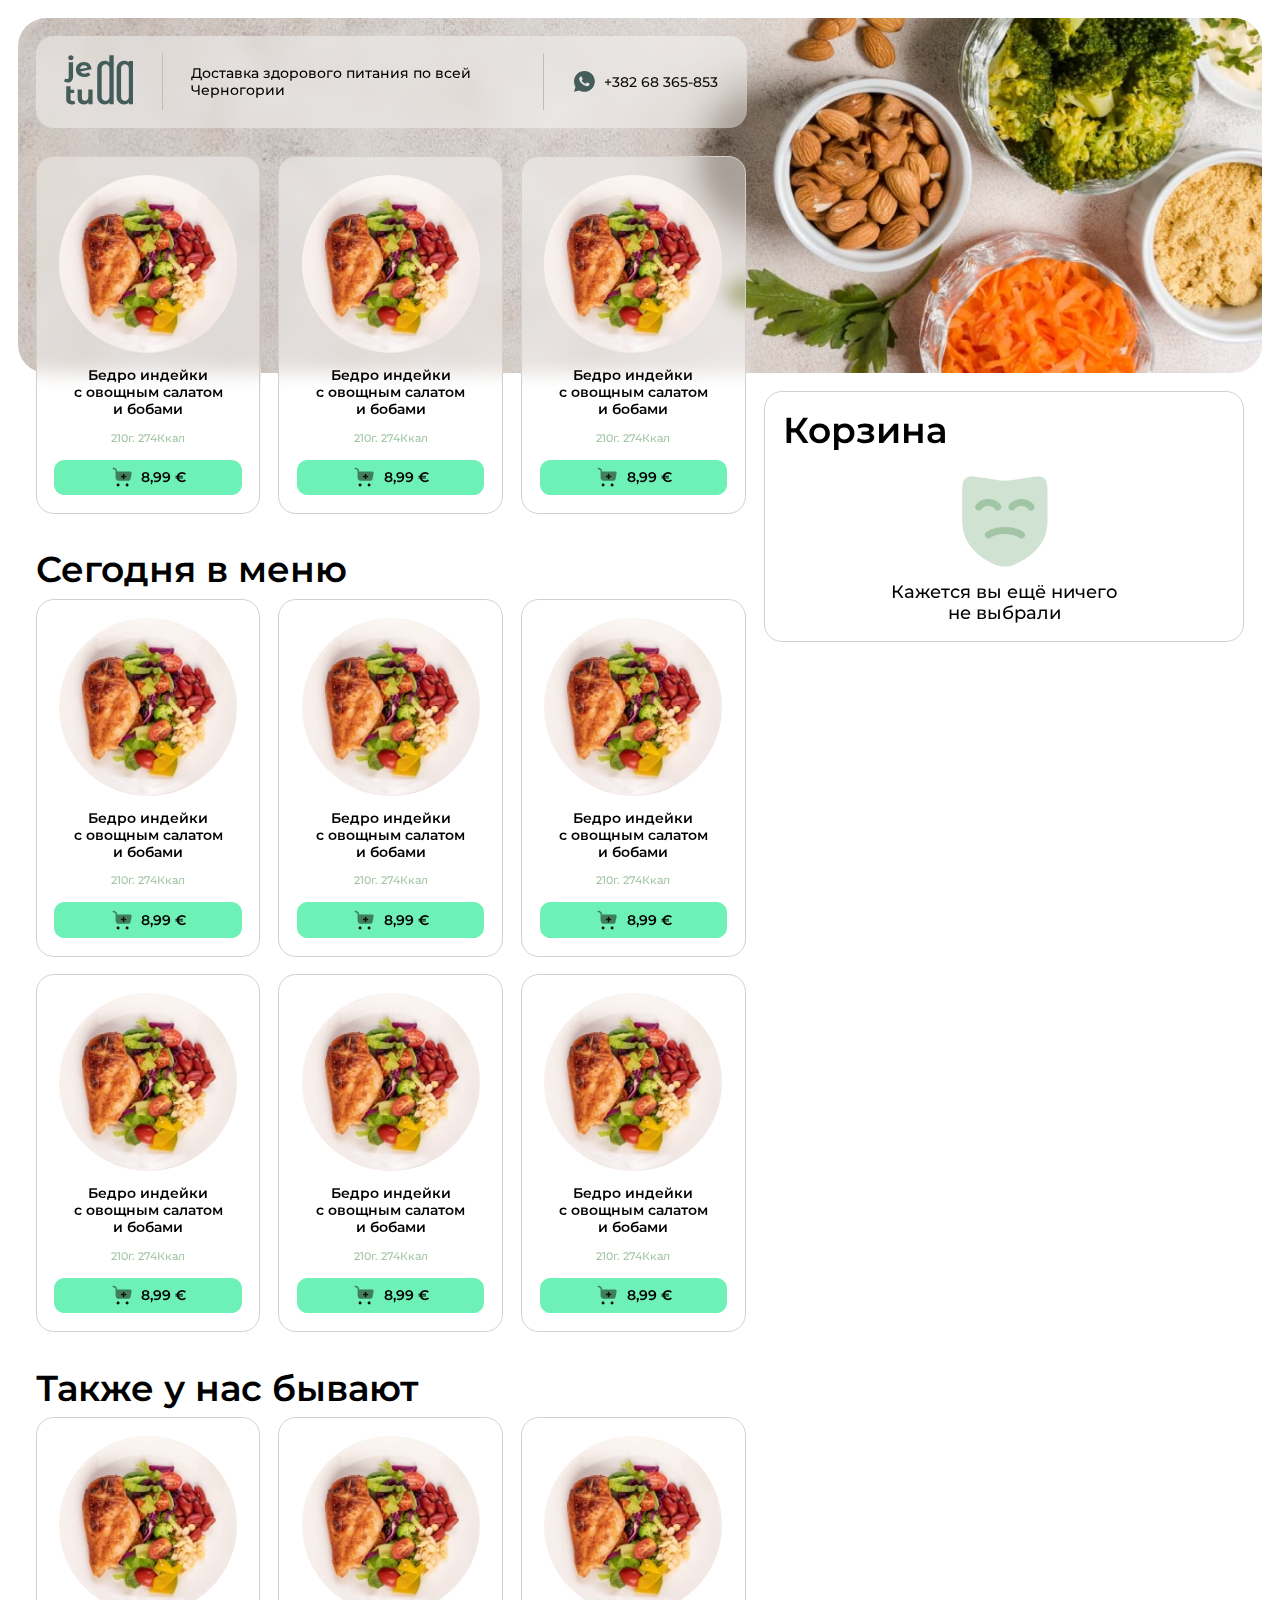
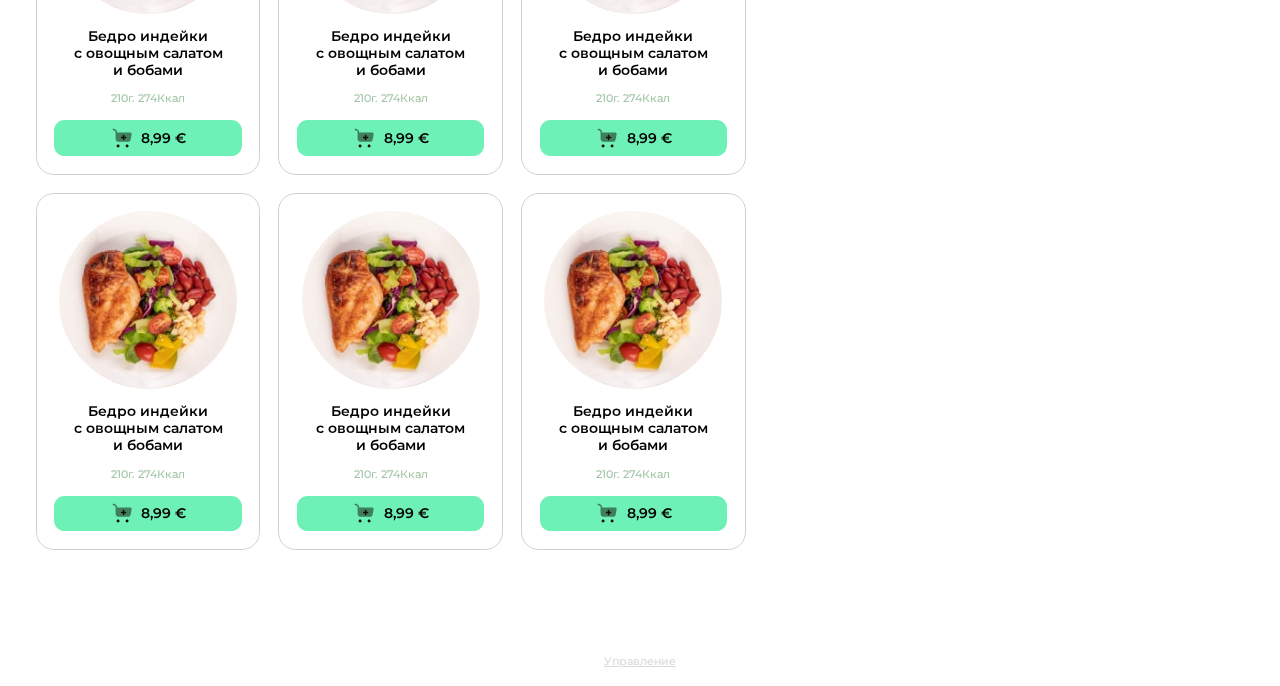
<file: index.html>
<!DOCTYPE html>
<html lang="ru">
<head>
    <meta charset="UTF-8">
    <meta name="viewport" content="width=device-width, initial-scale=1.0">
    <title>Вёрстка страницы</title>

    <link rel="stylesheet" href="assets/css/main.css">
</head>
<body>

    <img class="background_banner" src="assets/imgs/toper-background.jpg" alt="Фоновое изображение" width="1400" height="400">

    <h1 class="hidden">Доставка здорового питания по всей Черногории | Jeda-Tuda</h1>

    <header class="header">
        <a href="" class="header_logo" aria-label="ссылка на главную страницу">
            <svg class="header_logo-img" xmlns="http://www.w3.org/2000/svg" width="79" height="56" viewBox="0 0 79 56" fill="none">
                <path d="M3.92562 30.8546C2.20881 30.8546 0.900275 30.5426 0 29.9187L1.31901 26.3933C1.8843 26.7885 2.57521 26.9861 3.39173 26.9861C4.01983 26.9861 4.51184 26.7781 4.86777 26.3621C5.22369 25.9669 5.40165 25.3638 5.40165 24.5526V7.76825H10.3008V24.5215C10.3008 26.4765 9.73553 28.0156 8.60495 29.1387C7.49531 30.2826 5.93553 30.8546 3.92562 30.8546ZM7.85124 5.42841C6.95096 5.42841 6.21818 5.16843 5.65289 4.64847C5.0876 4.12851 4.80496 3.48375 4.80496 2.71421C4.80496 1.94466 5.0876 1.29991 5.65289 0.779945C6.21818 0.259982 6.95096 0 7.85124 0C8.75151 0 9.48429 0.249583 10.0496 0.748748C10.6149 1.24791 10.8975 1.87187 10.8975 2.62061C10.8975 3.43176 10.6149 4.10771 10.0496 4.64847C9.48429 5.16843 8.75151 5.42841 7.85124 5.42841Z" fill="#445D5B"/>
                <path d="M23.3226 20.9025C24.2019 20.9025 24.9766 20.7777 25.6466 20.5281C26.3375 20.2578 26.976 19.8418 27.5623 19.2802L30.1689 22.088C28.5777 23.8975 26.2537 24.8022 23.197 24.8022C21.2917 24.8022 19.6063 24.4383 18.1408 23.7103C16.6752 22.9616 15.5446 21.932 14.749 20.6217C13.9534 19.3114 13.5556 17.8243 13.5556 16.1604C13.5556 14.5174 13.943 13.0407 14.7176 11.7304C15.5132 10.3993 16.5915 9.36973 17.9523 8.64178C19.3342 7.89304 20.8835 7.51866 22.6003 7.51866C24.2124 7.51866 25.678 7.86184 26.997 8.54819C28.316 9.21374 29.3628 10.1913 30.1375 11.4808C30.9331 12.7495 31.3309 14.2574 31.3309 16.0045L18.8317 18.4067C19.1876 19.2386 19.7424 19.8626 20.4961 20.2786C21.2708 20.6945 22.2129 20.9025 23.3226 20.9025ZM22.6003 11.2C21.365 11.2 20.3601 11.5952 19.5854 12.3855C18.8107 13.1759 18.4025 14.2678 18.3606 15.6613L26.5887 14.0702C26.3584 13.1967 25.8873 12.4999 25.1755 11.9799C24.4636 11.46 23.6052 11.2 22.6003 11.2Z" fill="#445D5B"/>
                <path d="M12.8268 54.9393C12.3453 55.2929 11.7486 55.5632 11.0368 55.7504C10.3458 55.9168 9.62353 56 8.86981 56C6.83896 56 5.27918 55.4904 4.19047 54.4713C3.10177 53.4522 2.55742 51.9547 2.55742 49.9788V35.2535H7.45659V39.3404H11.6334V43.0841H7.45659V49.9164C7.45659 50.6236 7.63455 51.1747 7.99047 51.5699C8.3464 51.9443 8.85934 52.1315 9.52931 52.1315C10.283 52.1315 10.953 51.9235 11.5392 51.5075L12.8268 54.9393Z" fill="#445D5B"/>
                <path d="M32.6154 38.966V55.7504H27.9675V53.7538C27.3184 54.4817 26.5438 55.0433 25.6435 55.4384C24.7432 55.8128 23.7697 56 22.7228 56C20.5035 56 18.7449 55.3656 17.4468 54.0969C16.1487 52.8282 15.4997 50.946 15.4997 48.4501V38.966H20.3989V47.7326C20.3989 50.4364 21.5399 51.7883 23.822 51.7883C24.9945 51.7883 25.9366 51.4139 26.6484 50.6652C27.3603 49.8956 27.7162 48.7621 27.7162 47.2646V38.966H32.6154Z" fill="#445D5B"/>
                <path d="M56.6425 0V55.7467H51.8681V53.7835C50.6291 55.2612 48.8347 56 46.4849 56C44.8614 56 43.3874 55.6411 42.063 54.9234C40.7599 54.2057 39.7346 53.1818 38.9869 51.8519C38.2468 50.5354 37.873 49.0121 37.8655 47.282C37.8654 47.2643 37.8654 14.9953 37.8654 14.9775C37.8654 13.2254 38.2392 11.6844 38.9869 10.3544C39.7346 9.0245 40.7599 8.00067 42.063 7.28293C43.3874 6.5652 44.8614 6.20633 46.4849 6.20633C48.6852 6.20633 50.4048 6.8924 51.6438 8.26455V0H56.6425ZM47.3501 51.9469C48.6104 51.9469 49.6571 51.5247 50.4902 50.6803C51.313 49.8255 51.7295 48.6927 51.7397 47.282C51.7399 47.2643 51.7399 14.9953 51.7399 14.9775C51.7399 13.542 51.3234 12.4021 50.4902 11.5577C49.6571 10.6922 48.6104 10.2594 47.3501 10.2594C46.0683 10.2594 45.0109 10.6922 44.1778 11.5577C43.3447 12.4021 42.9281 13.542 42.9281 14.9775C42.9281 14.9953 42.9282 47.2643 42.9283 47.282C42.9385 48.6927 43.355 49.8255 44.1778 50.6803C45.0109 51.5247 46.0683 51.9469 47.3501 51.9469Z" fill="#445D5B"/>
                <path d="M78.7643 6.45964V55.7467H73.9899V53.7835C72.7509 55.2612 70.9565 56 68.6067 56C66.9832 56 65.5092 55.6411 64.1848 54.9234C62.8817 54.2057 61.8563 53.1818 61.1087 51.8519C60.3686 50.5354 59.9948 49.0121 59.9873 47.282C59.9872 47.2643 59.9872 14.9953 59.9872 14.9775C59.9872 13.2254 60.361 11.6844 61.1087 10.3544C61.8563 9.0245 62.8817 8.00067 64.1848 7.28293C65.5092 6.5652 66.9832 6.20633 68.6067 6.20633C70.807 6.20633 72.5266 6.8924 73.7656 8.26455V6.45964H78.7643ZM69.4718 51.9469C70.7322 51.9469 71.7789 51.5247 72.612 50.6803C73.4348 49.8255 73.8513 48.6927 73.8615 47.282C73.8616 47.2643 73.8617 14.9953 73.8617 14.9775C73.8617 13.542 73.4452 12.4021 72.612 11.5577C71.7789 10.6922 70.7322 10.2594 69.4718 10.2594C68.1901 10.2594 67.1327 10.6922 66.2996 11.5577C65.4665 12.4021 65.0499 13.542 65.0499 14.9775C65.0499 14.9953 65.05 47.2643 65.0501 47.282C65.0603 48.6927 65.4768 49.8255 66.2996 50.6803C67.1327 51.5247 68.1901 51.9469 69.4718 51.9469Z" fill="#445D5B"/>
            </svg>
        </a>

        <div class="header_separator"></div>

        <h2 class="header_description">
            Доставка здорового питания по&nbsp;всей Черногории
        </h2>

        <div class="header_separator"></div>

        <a href="https://wa.me/38268365853" target="_blank" rel="noopener noreferrer" class="header_contact" aria-label="Телефон для связи по WhatsApp">
            <svg class="header_contact-icon" xmlns="http://www.w3.org/2000/svg" width="28" height="28" viewBox="0 0 28 28" fill="none">
                <path d="M14.0012 2.33325C20.4447 2.33325 25.6678 7.55642 25.6678 13.9999C25.6678 20.4434 20.4447 25.6666 14.0012 25.6666C11.9394 25.6699 9.91392 25.1243 8.13282 24.0858L2.33916 25.6666L3.91649 19.8706C2.8771 18.0889 2.33104 16.0626 2.33449 13.9999C2.33449 7.55642 7.55766 2.33325 14.0012 2.33325ZM10.0252 8.51659L9.79182 8.52592C9.64076 8.53512 9.49313 8.5748 9.35782 8.64259C9.23126 8.71425 9.11573 8.80385 9.01482 8.90859C8.87482 9.04042 8.79549 9.15475 8.71032 9.26558C8.2788 9.82664 8.04646 10.5155 8.04999 11.2233C8.05232 11.7949 8.20166 12.3514 8.43499 12.8718C8.91216 13.9241 9.69732 15.0383 10.7333 16.0708C10.983 16.3193 11.228 16.5689 11.4917 16.8011C12.7789 17.9345 14.313 18.7518 15.9717 19.1881L16.6343 19.2896C16.8502 19.3013 17.066 19.2849 17.283 19.2744C17.6228 19.2569 17.9545 19.1649 18.2548 19.0049C18.4076 18.9262 18.5567 18.8406 18.7017 18.7483C18.7017 18.7483 18.7518 18.7156 18.8475 18.6433C19.005 18.5266 19.1018 18.4438 19.2325 18.3073C19.3293 18.2069 19.4133 18.0891 19.4775 17.9549C19.5685 17.7648 19.6595 17.4019 19.6968 17.0998C19.7248 16.8688 19.7167 16.7428 19.7132 16.6646C19.7085 16.5398 19.6047 16.4103 19.4915 16.3554L18.8125 16.0509C18.8125 16.0509 17.7975 15.6088 17.1768 15.3264C17.1119 15.2981 17.0423 15.2818 16.9715 15.2786C16.8917 15.2704 16.811 15.2794 16.7349 15.3049C16.6589 15.3305 16.5892 15.372 16.5305 15.4268C16.5247 15.4244 16.4465 15.4909 15.603 16.5129C15.5546 16.578 15.4879 16.6271 15.4114 16.6542C15.335 16.6812 15.2522 16.6848 15.1737 16.6646C15.0977 16.6442 15.0232 16.6185 14.9508 16.5876C14.8062 16.5269 14.756 16.5036 14.6568 16.4616C13.9872 16.1694 13.3673 15.7746 12.8193 15.2914C12.6723 15.1631 12.5358 15.0231 12.3958 14.8878C11.9368 14.4482 11.5368 13.9509 11.2058 13.4084L11.137 13.2976C11.0875 13.2231 11.0476 13.1428 11.018 13.0584C10.9737 12.8869 11.0892 12.7493 11.0892 12.7493C11.0892 12.7493 11.3727 12.4389 11.5045 12.2709C11.6328 12.1076 11.7413 11.9489 11.8113 11.8358C11.949 11.6141 11.9922 11.3866 11.9198 11.2104C11.5932 10.4124 11.2548 9.61792 10.9072 8.82925C10.8383 8.67292 10.6342 8.56092 10.4487 8.53875C10.3857 8.53175 10.3227 8.52475 10.2597 8.52008C10.103 8.5123 9.94598 8.51386 9.78949 8.52475L10.024 8.51542L10.0252 8.51659Z" fill="#445D5B"/>
            </svg>

            <span class="header_contact-text">
                +382 68 365-853
            </span>
        </a>

    </header>

    <div class="main-page">
        <main class="main-page_content">
            <section class="products-grid hidden-mob">
                <h2 class="hidden"></h2>

                <div class="products-grid_grid">
                    <article class="product-card">
                        <picture class="product-card_preview">
                            <source srcset="assets/imgs/product-images-2x.jpg" type="image/jpeg" media="max-width: 920px"/>
                            <img src="assets/imgs/product-images.jpg" alt="Бедро индейки с овощным салатом и бобами" width="200px" height="200px">
                        </picture>

                        <h2 class="product-card_title">
                            Бедро индейки с&nbsp;овощным салатом и&nbsp;бобами
                        </h2>

                        <p class="product-card_info">
                            210г. 274Ккал
                        </p>

                        <button class="product-card_button" type="button" aria-label="Добавить в корзину за 8,99 €">
                            <svg class="product-card_button-icon" xmlns="http://www.w3.org/2000/svg" width="29" height="28" viewBox="0 0 29 28" fill="none">
                                <path d="M9.4165 21C9.88063 21 10.3258 21.1844 10.6539 21.5126C10.9821 21.8408 11.1665 22.2859 11.1665 22.75C11.1665 23.2141 10.9821 23.6592 10.6539 23.9874C10.3258 24.3156 9.88063 24.5 9.4165 24.5C8.95238 24.5 8.50726 24.3156 8.17907 23.9874C7.85088 23.6592 7.6665 23.2141 7.6665 22.75C7.6665 22.2859 7.85088 21.8408 8.17907 21.5126C8.50726 21.1844 8.95238 21 9.4165 21ZM19.9165 21C20.3806 21 20.8258 21.1844 21.1539 21.5126C21.4821 21.8408 21.6665 22.2859 21.6665 22.75C21.6665 23.2141 21.4821 23.6592 21.1539 23.9874C20.8258 24.3156 20.3806 24.5 19.9165 24.5C19.4524 24.5 19.0073 24.3156 18.6791 23.9874C18.3509 23.6592 18.1665 23.2141 18.1665 22.75C18.1665 22.2859 18.3509 21.8408 18.6791 21.5126C19.0073 21.1844 19.4524 21 19.9165 21Z" fill="#100E05"/>
                                <path opacity="0.5" d="M3.09767 3.20953C3.1746 2.99064 3.33531 2.81126 3.54446 2.71084C3.75361 2.61042 3.99409 2.59718 4.21301 2.67403L4.56417 2.79769C5.28401 3.05086 5.89417 3.26553 6.37601 3.50119C6.88934 3.75436 7.33034 4.06469 7.66167 4.55003C7.99067 5.03069 8.12717 5.55919 8.18901 6.13903C8.21701 6.39803 8.23217 6.68503 8.24034 7.00003H20.6513C22.6172 7.00003 24.387 7.00003 24.905 7.67319C25.423 8.34636 25.22 9.36136 24.8152 11.3902L24.2318 14.2194C23.8643 16.002 23.6812 16.8945 23.0372 17.4184C22.3932 17.9434 21.4832 17.9434 19.662 17.9434H13.4752C10.2202 17.9434 8.59384 17.9434 7.58351 16.877C6.57317 15.8107 6.49851 14.679 6.49851 11.2467V8.21103C6.49851 7.34769 6.49851 6.77019 6.44951 6.32686C6.40284 5.90336 6.32234 5.69103 6.21617 5.53703C6.11467 5.38653 5.95951 5.24536 5.60484 5.07269C5.22801 4.88836 4.71584 4.70636 3.93651 4.43219L3.63317 4.32603C3.52455 4.28806 3.42448 4.22904 3.3387 4.15235C3.25291 4.07566 3.1831 3.9828 3.13325 3.8791C3.0834 3.77539 3.05449 3.66287 3.04819 3.54797C3.04188 3.43308 3.0583 3.31807 3.09651 3.20953H3.09767Z" fill="#100E05"/>
                                <path d="M16.7078 10.5C16.7078 10.2679 16.6157 10.0454 16.4516 9.88128C16.2875 9.71719 16.0649 9.625 15.8328 9.625C15.6008 9.625 15.3782 9.71719 15.2141 9.88128C15.05 10.0454 14.9578 10.2679 14.9578 10.5V11.9583H13.4995C13.2674 11.9583 13.0449 12.0505 12.8808 12.2146C12.7167 12.3787 12.6245 12.6013 12.6245 12.8333C12.6245 13.0654 12.7167 13.288 12.8808 13.4521C13.0449 13.6161 13.2674 13.7083 13.4995 13.7083H14.9578V15.1667C14.9578 15.3987 15.05 15.6213 15.2141 15.7854C15.3782 15.9495 15.6008 16.0417 15.8328 16.0417C16.0649 16.0417 16.2875 15.9495 16.4516 15.7854C16.6157 15.6213 16.7078 15.3987 16.7078 15.1667V13.7083H18.1662C18.3982 13.7083 18.6208 13.6161 18.7849 13.4521C18.949 13.288 19.0412 13.0654 19.0412 12.8333C19.0412 12.6013 18.949 12.3787 18.7849 12.2146C18.6208 12.0505 18.3982 11.9583 18.1662 11.9583H16.7078V10.5Z" fill="#100E05"/>
                            </svg>

                            <span class="product-card_button-price">8,99 €</span>
                        </button>
                    </article>
                    
                    <article class="product-card">
                        <picture class="product-card_preview">
                            <source srcset="assets/imgs/product-images-2x.jpg" type="image/jpeg" media="max-width: 920px"/>
                            <img src="assets/imgs/product-images.jpg" alt="Бедро индейки с овощным салатом и бобами" width="200px" height="200px">
                        </picture>

                        <h2 class="product-card_title">
                            Бедро индейки с&nbsp;овощным салатом и&nbsp;бобами
                        </h2>

                        <p class="product-card_info">
                            210г. 274Ккал
                        </p>

                        <button class="product-card_button" type="button" aria-label="Добавить в корзину за 8,99 €">
                            <svg class="product-card_button-icon" xmlns="http://www.w3.org/2000/svg" width="29" height="28" viewBox="0 0 29 28" fill="none">
                                <path d="M9.4165 21C9.88063 21 10.3258 21.1844 10.6539 21.5126C10.9821 21.8408 11.1665 22.2859 11.1665 22.75C11.1665 23.2141 10.9821 23.6592 10.6539 23.9874C10.3258 24.3156 9.88063 24.5 9.4165 24.5C8.95238 24.5 8.50726 24.3156 8.17907 23.9874C7.85088 23.6592 7.6665 23.2141 7.6665 22.75C7.6665 22.2859 7.85088 21.8408 8.17907 21.5126C8.50726 21.1844 8.95238 21 9.4165 21ZM19.9165 21C20.3806 21 20.8258 21.1844 21.1539 21.5126C21.4821 21.8408 21.6665 22.2859 21.6665 22.75C21.6665 23.2141 21.4821 23.6592 21.1539 23.9874C20.8258 24.3156 20.3806 24.5 19.9165 24.5C19.4524 24.5 19.0073 24.3156 18.6791 23.9874C18.3509 23.6592 18.1665 23.2141 18.1665 22.75C18.1665 22.2859 18.3509 21.8408 18.6791 21.5126C19.0073 21.1844 19.4524 21 19.9165 21Z" fill="#100E05"/>
                                <path opacity="0.5" d="M3.09767 3.20953C3.1746 2.99064 3.33531 2.81126 3.54446 2.71084C3.75361 2.61042 3.99409 2.59718 4.21301 2.67403L4.56417 2.79769C5.28401 3.05086 5.89417 3.26553 6.37601 3.50119C6.88934 3.75436 7.33034 4.06469 7.66167 4.55003C7.99067 5.03069 8.12717 5.55919 8.18901 6.13903C8.21701 6.39803 8.23217 6.68503 8.24034 7.00003H20.6513C22.6172 7.00003 24.387 7.00003 24.905 7.67319C25.423 8.34636 25.22 9.36136 24.8152 11.3902L24.2318 14.2194C23.8643 16.002 23.6812 16.8945 23.0372 17.4184C22.3932 17.9434 21.4832 17.9434 19.662 17.9434H13.4752C10.2202 17.9434 8.59384 17.9434 7.58351 16.877C6.57317 15.8107 6.49851 14.679 6.49851 11.2467V8.21103C6.49851 7.34769 6.49851 6.77019 6.44951 6.32686C6.40284 5.90336 6.32234 5.69103 6.21617 5.53703C6.11467 5.38653 5.95951 5.24536 5.60484 5.07269C5.22801 4.88836 4.71584 4.70636 3.93651 4.43219L3.63317 4.32603C3.52455 4.28806 3.42448 4.22904 3.3387 4.15235C3.25291 4.07566 3.1831 3.9828 3.13325 3.8791C3.0834 3.77539 3.05449 3.66287 3.04819 3.54797C3.04188 3.43308 3.0583 3.31807 3.09651 3.20953H3.09767Z" fill="#100E05"/>
                                <path d="M16.7078 10.5C16.7078 10.2679 16.6157 10.0454 16.4516 9.88128C16.2875 9.71719 16.0649 9.625 15.8328 9.625C15.6008 9.625 15.3782 9.71719 15.2141 9.88128C15.05 10.0454 14.9578 10.2679 14.9578 10.5V11.9583H13.4995C13.2674 11.9583 13.0449 12.0505 12.8808 12.2146C12.7167 12.3787 12.6245 12.6013 12.6245 12.8333C12.6245 13.0654 12.7167 13.288 12.8808 13.4521C13.0449 13.6161 13.2674 13.7083 13.4995 13.7083H14.9578V15.1667C14.9578 15.3987 15.05 15.6213 15.2141 15.7854C15.3782 15.9495 15.6008 16.0417 15.8328 16.0417C16.0649 16.0417 16.2875 15.9495 16.4516 15.7854C16.6157 15.6213 16.7078 15.3987 16.7078 15.1667V13.7083H18.1662C18.3982 13.7083 18.6208 13.6161 18.7849 13.4521C18.949 13.288 19.0412 13.0654 19.0412 12.8333C19.0412 12.6013 18.949 12.3787 18.7849 12.2146C18.6208 12.0505 18.3982 11.9583 18.1662 11.9583H16.7078V10.5Z" fill="#100E05"/>
                            </svg>

                            <span class="product-card_button-price">8,99 €</span>
                        </button>
                    </article>
                    
                    <article class="product-card">
                        <picture class="product-card_preview">
                            <source srcset="assets/imgs/product-images-2x.jpg" type="image/jpeg" media="max-width: 920px"/>
                            <img src="assets/imgs/product-images.jpg" alt="Бедро индейки с овощным салатом и бобами" width="200px" height="200px">
                        </picture>

                        <h2 class="product-card_title">
                            Бедро индейки с&nbsp;овощным салатом и&nbsp;бобами
                        </h2>

                        <p class="product-card_info">
                            210г. 274Ккал
                        </p>

                        <button class="product-card_button" type="button" aria-label="Добавить в корзину за 8,99 €">
                            <svg class="product-card_button-icon" xmlns="http://www.w3.org/2000/svg" width="29" height="28" viewBox="0 0 29 28" fill="none">
                                <path d="M9.4165 21C9.88063 21 10.3258 21.1844 10.6539 21.5126C10.9821 21.8408 11.1665 22.2859 11.1665 22.75C11.1665 23.2141 10.9821 23.6592 10.6539 23.9874C10.3258 24.3156 9.88063 24.5 9.4165 24.5C8.95238 24.5 8.50726 24.3156 8.17907 23.9874C7.85088 23.6592 7.6665 23.2141 7.6665 22.75C7.6665 22.2859 7.85088 21.8408 8.17907 21.5126C8.50726 21.1844 8.95238 21 9.4165 21ZM19.9165 21C20.3806 21 20.8258 21.1844 21.1539 21.5126C21.4821 21.8408 21.6665 22.2859 21.6665 22.75C21.6665 23.2141 21.4821 23.6592 21.1539 23.9874C20.8258 24.3156 20.3806 24.5 19.9165 24.5C19.4524 24.5 19.0073 24.3156 18.6791 23.9874C18.3509 23.6592 18.1665 23.2141 18.1665 22.75C18.1665 22.2859 18.3509 21.8408 18.6791 21.5126C19.0073 21.1844 19.4524 21 19.9165 21Z" fill="#100E05"/>
                                <path opacity="0.5" d="M3.09767 3.20953C3.1746 2.99064 3.33531 2.81126 3.54446 2.71084C3.75361 2.61042 3.99409 2.59718 4.21301 2.67403L4.56417 2.79769C5.28401 3.05086 5.89417 3.26553 6.37601 3.50119C6.88934 3.75436 7.33034 4.06469 7.66167 4.55003C7.99067 5.03069 8.12717 5.55919 8.18901 6.13903C8.21701 6.39803 8.23217 6.68503 8.24034 7.00003H20.6513C22.6172 7.00003 24.387 7.00003 24.905 7.67319C25.423 8.34636 25.22 9.36136 24.8152 11.3902L24.2318 14.2194C23.8643 16.002 23.6812 16.8945 23.0372 17.4184C22.3932 17.9434 21.4832 17.9434 19.662 17.9434H13.4752C10.2202 17.9434 8.59384 17.9434 7.58351 16.877C6.57317 15.8107 6.49851 14.679 6.49851 11.2467V8.21103C6.49851 7.34769 6.49851 6.77019 6.44951 6.32686C6.40284 5.90336 6.32234 5.69103 6.21617 5.53703C6.11467 5.38653 5.95951 5.24536 5.60484 5.07269C5.22801 4.88836 4.71584 4.70636 3.93651 4.43219L3.63317 4.32603C3.52455 4.28806 3.42448 4.22904 3.3387 4.15235C3.25291 4.07566 3.1831 3.9828 3.13325 3.8791C3.0834 3.77539 3.05449 3.66287 3.04819 3.54797C3.04188 3.43308 3.0583 3.31807 3.09651 3.20953H3.09767Z" fill="#100E05"/>
                                <path d="M16.7078 10.5C16.7078 10.2679 16.6157 10.0454 16.4516 9.88128C16.2875 9.71719 16.0649 9.625 15.8328 9.625C15.6008 9.625 15.3782 9.71719 15.2141 9.88128C15.05 10.0454 14.9578 10.2679 14.9578 10.5V11.9583H13.4995C13.2674 11.9583 13.0449 12.0505 12.8808 12.2146C12.7167 12.3787 12.6245 12.6013 12.6245 12.8333C12.6245 13.0654 12.7167 13.288 12.8808 13.4521C13.0449 13.6161 13.2674 13.7083 13.4995 13.7083H14.9578V15.1667C14.9578 15.3987 15.05 15.6213 15.2141 15.7854C15.3782 15.9495 15.6008 16.0417 15.8328 16.0417C16.0649 16.0417 16.2875 15.9495 16.4516 15.7854C16.6157 15.6213 16.7078 15.3987 16.7078 15.1667V13.7083H18.1662C18.3982 13.7083 18.6208 13.6161 18.7849 13.4521C18.949 13.288 19.0412 13.0654 19.0412 12.8333C19.0412 12.6013 18.949 12.3787 18.7849 12.2146C18.6208 12.0505 18.3982 11.9583 18.1662 11.9583H16.7078V10.5Z" fill="#100E05"/>
                            </svg>

                            <span class="product-card_button-price">8,99 €</span>
                        </button>
                    </article>
                </div>
            </section>
            
            <section class="products-grid">
                <h2 class="products-grid_title">Сегодня в меню</h2>

                <div class="products-grid_grid">
                    <article class="product-card">
                        <picture class="product-card_preview">
                            <source srcset="assets/imgs/product-images-2x.jpg" type="image/jpeg" media="max-width: 920px"/>
                            <img src="assets/imgs/product-images.jpg" alt="Бедро индейки с овощным салатом и бобами" width="200px" height="200px">
                        </picture>

                        <h2 class="product-card_title">
                            Бедро индейки с&nbsp;овощным салатом и&nbsp;бобами
                        </h2>

                        <p class="product-card_info">
                            210г. 274Ккал
                        </p>

                        <button class="product-card_button" type="button" aria-label="Добавить в корзину за 8,99 €">
                            <svg class="product-card_button-icon" xmlns="http://www.w3.org/2000/svg" width="29" height="28" viewBox="0 0 29 28" fill="none">
                                <path d="M9.4165 21C9.88063 21 10.3258 21.1844 10.6539 21.5126C10.9821 21.8408 11.1665 22.2859 11.1665 22.75C11.1665 23.2141 10.9821 23.6592 10.6539 23.9874C10.3258 24.3156 9.88063 24.5 9.4165 24.5C8.95238 24.5 8.50726 24.3156 8.17907 23.9874C7.85088 23.6592 7.6665 23.2141 7.6665 22.75C7.6665 22.2859 7.85088 21.8408 8.17907 21.5126C8.50726 21.1844 8.95238 21 9.4165 21ZM19.9165 21C20.3806 21 20.8258 21.1844 21.1539 21.5126C21.4821 21.8408 21.6665 22.2859 21.6665 22.75C21.6665 23.2141 21.4821 23.6592 21.1539 23.9874C20.8258 24.3156 20.3806 24.5 19.9165 24.5C19.4524 24.5 19.0073 24.3156 18.6791 23.9874C18.3509 23.6592 18.1665 23.2141 18.1665 22.75C18.1665 22.2859 18.3509 21.8408 18.6791 21.5126C19.0073 21.1844 19.4524 21 19.9165 21Z" fill="#100E05"/>
                                <path opacity="0.5" d="M3.09767 3.20953C3.1746 2.99064 3.33531 2.81126 3.54446 2.71084C3.75361 2.61042 3.99409 2.59718 4.21301 2.67403L4.56417 2.79769C5.28401 3.05086 5.89417 3.26553 6.37601 3.50119C6.88934 3.75436 7.33034 4.06469 7.66167 4.55003C7.99067 5.03069 8.12717 5.55919 8.18901 6.13903C8.21701 6.39803 8.23217 6.68503 8.24034 7.00003H20.6513C22.6172 7.00003 24.387 7.00003 24.905 7.67319C25.423 8.34636 25.22 9.36136 24.8152 11.3902L24.2318 14.2194C23.8643 16.002 23.6812 16.8945 23.0372 17.4184C22.3932 17.9434 21.4832 17.9434 19.662 17.9434H13.4752C10.2202 17.9434 8.59384 17.9434 7.58351 16.877C6.57317 15.8107 6.49851 14.679 6.49851 11.2467V8.21103C6.49851 7.34769 6.49851 6.77019 6.44951 6.32686C6.40284 5.90336 6.32234 5.69103 6.21617 5.53703C6.11467 5.38653 5.95951 5.24536 5.60484 5.07269C5.22801 4.88836 4.71584 4.70636 3.93651 4.43219L3.63317 4.32603C3.52455 4.28806 3.42448 4.22904 3.3387 4.15235C3.25291 4.07566 3.1831 3.9828 3.13325 3.8791C3.0834 3.77539 3.05449 3.66287 3.04819 3.54797C3.04188 3.43308 3.0583 3.31807 3.09651 3.20953H3.09767Z" fill="#100E05"/>
                                <path d="M16.7078 10.5C16.7078 10.2679 16.6157 10.0454 16.4516 9.88128C16.2875 9.71719 16.0649 9.625 15.8328 9.625C15.6008 9.625 15.3782 9.71719 15.2141 9.88128C15.05 10.0454 14.9578 10.2679 14.9578 10.5V11.9583H13.4995C13.2674 11.9583 13.0449 12.0505 12.8808 12.2146C12.7167 12.3787 12.6245 12.6013 12.6245 12.8333C12.6245 13.0654 12.7167 13.288 12.8808 13.4521C13.0449 13.6161 13.2674 13.7083 13.4995 13.7083H14.9578V15.1667C14.9578 15.3987 15.05 15.6213 15.2141 15.7854C15.3782 15.9495 15.6008 16.0417 15.8328 16.0417C16.0649 16.0417 16.2875 15.9495 16.4516 15.7854C16.6157 15.6213 16.7078 15.3987 16.7078 15.1667V13.7083H18.1662C18.3982 13.7083 18.6208 13.6161 18.7849 13.4521C18.949 13.288 19.0412 13.0654 19.0412 12.8333C19.0412 12.6013 18.949 12.3787 18.7849 12.2146C18.6208 12.0505 18.3982 11.9583 18.1662 11.9583H16.7078V10.5Z" fill="#100E05"/>
                            </svg>

                            <span class="product-card_button-price">8,99 €</span>
                        </button>
                    </article>
                    
                    <article class="product-card">
                        <picture class="product-card_preview">
                            <source srcset="assets/imgs/product-images-2x.jpg" type="image/jpeg" media="max-width: 920px"/>
                            <img src="assets/imgs/product-images.jpg" alt="Бедро индейки с овощным салатом и бобами" width="200px" height="200px">
                        </picture>

                        <h2 class="product-card_title">
                            Бедро индейки с&nbsp;овощным салатом и&nbsp;бобами
                        </h2>

                        <p class="product-card_info">
                            210г. 274Ккал
                        </p>

                        <button class="product-card_button" type="button" aria-label="Добавить в корзину за 8,99 €">
                            <svg class="product-card_button-icon" xmlns="http://www.w3.org/2000/svg" width="29" height="28" viewBox="0 0 29 28" fill="none">
                                <path d="M9.4165 21C9.88063 21 10.3258 21.1844 10.6539 21.5126C10.9821 21.8408 11.1665 22.2859 11.1665 22.75C11.1665 23.2141 10.9821 23.6592 10.6539 23.9874C10.3258 24.3156 9.88063 24.5 9.4165 24.5C8.95238 24.5 8.50726 24.3156 8.17907 23.9874C7.85088 23.6592 7.6665 23.2141 7.6665 22.75C7.6665 22.2859 7.85088 21.8408 8.17907 21.5126C8.50726 21.1844 8.95238 21 9.4165 21ZM19.9165 21C20.3806 21 20.8258 21.1844 21.1539 21.5126C21.4821 21.8408 21.6665 22.2859 21.6665 22.75C21.6665 23.2141 21.4821 23.6592 21.1539 23.9874C20.8258 24.3156 20.3806 24.5 19.9165 24.5C19.4524 24.5 19.0073 24.3156 18.6791 23.9874C18.3509 23.6592 18.1665 23.2141 18.1665 22.75C18.1665 22.2859 18.3509 21.8408 18.6791 21.5126C19.0073 21.1844 19.4524 21 19.9165 21Z" fill="#100E05"/>
                                <path opacity="0.5" d="M3.09767 3.20953C3.1746 2.99064 3.33531 2.81126 3.54446 2.71084C3.75361 2.61042 3.99409 2.59718 4.21301 2.67403L4.56417 2.79769C5.28401 3.05086 5.89417 3.26553 6.37601 3.50119C6.88934 3.75436 7.33034 4.06469 7.66167 4.55003C7.99067 5.03069 8.12717 5.55919 8.18901 6.13903C8.21701 6.39803 8.23217 6.68503 8.24034 7.00003H20.6513C22.6172 7.00003 24.387 7.00003 24.905 7.67319C25.423 8.34636 25.22 9.36136 24.8152 11.3902L24.2318 14.2194C23.8643 16.002 23.6812 16.8945 23.0372 17.4184C22.3932 17.9434 21.4832 17.9434 19.662 17.9434H13.4752C10.2202 17.9434 8.59384 17.9434 7.58351 16.877C6.57317 15.8107 6.49851 14.679 6.49851 11.2467V8.21103C6.49851 7.34769 6.49851 6.77019 6.44951 6.32686C6.40284 5.90336 6.32234 5.69103 6.21617 5.53703C6.11467 5.38653 5.95951 5.24536 5.60484 5.07269C5.22801 4.88836 4.71584 4.70636 3.93651 4.43219L3.63317 4.32603C3.52455 4.28806 3.42448 4.22904 3.3387 4.15235C3.25291 4.07566 3.1831 3.9828 3.13325 3.8791C3.0834 3.77539 3.05449 3.66287 3.04819 3.54797C3.04188 3.43308 3.0583 3.31807 3.09651 3.20953H3.09767Z" fill="#100E05"/>
                                <path d="M16.7078 10.5C16.7078 10.2679 16.6157 10.0454 16.4516 9.88128C16.2875 9.71719 16.0649 9.625 15.8328 9.625C15.6008 9.625 15.3782 9.71719 15.2141 9.88128C15.05 10.0454 14.9578 10.2679 14.9578 10.5V11.9583H13.4995C13.2674 11.9583 13.0449 12.0505 12.8808 12.2146C12.7167 12.3787 12.6245 12.6013 12.6245 12.8333C12.6245 13.0654 12.7167 13.288 12.8808 13.4521C13.0449 13.6161 13.2674 13.7083 13.4995 13.7083H14.9578V15.1667C14.9578 15.3987 15.05 15.6213 15.2141 15.7854C15.3782 15.9495 15.6008 16.0417 15.8328 16.0417C16.0649 16.0417 16.2875 15.9495 16.4516 15.7854C16.6157 15.6213 16.7078 15.3987 16.7078 15.1667V13.7083H18.1662C18.3982 13.7083 18.6208 13.6161 18.7849 13.4521C18.949 13.288 19.0412 13.0654 19.0412 12.8333C19.0412 12.6013 18.949 12.3787 18.7849 12.2146C18.6208 12.0505 18.3982 11.9583 18.1662 11.9583H16.7078V10.5Z" fill="#100E05"/>
                            </svg>

                            <span class="product-card_button-price">8,99 €</span>
                        </button>
                    </article>
                    
                    <article class="product-card">
                        <picture class="product-card_preview">
                            <source srcset="assets/imgs/product-images-2x.jpg" type="image/jpeg" media="max-width: 920px"/>
                            <img src="assets/imgs/product-images.jpg" alt="Бедро индейки с овощным салатом и бобами" width="200px" height="200px">
                        </picture>

                        <h2 class="product-card_title">
                            Бедро индейки с&nbsp;овощным салатом и&nbsp;бобами
                        </h2>

                        <p class="product-card_info">
                            210г. 274Ккал
                        </p>

                        <button class="product-card_button" type="button" aria-label="Добавить в корзину за 8,99 €">
                            <svg class="product-card_button-icon" xmlns="http://www.w3.org/2000/svg" width="29" height="28" viewBox="0 0 29 28" fill="none">
                                <path d="M9.4165 21C9.88063 21 10.3258 21.1844 10.6539 21.5126C10.9821 21.8408 11.1665 22.2859 11.1665 22.75C11.1665 23.2141 10.9821 23.6592 10.6539 23.9874C10.3258 24.3156 9.88063 24.5 9.4165 24.5C8.95238 24.5 8.50726 24.3156 8.17907 23.9874C7.85088 23.6592 7.6665 23.2141 7.6665 22.75C7.6665 22.2859 7.85088 21.8408 8.17907 21.5126C8.50726 21.1844 8.95238 21 9.4165 21ZM19.9165 21C20.3806 21 20.8258 21.1844 21.1539 21.5126C21.4821 21.8408 21.6665 22.2859 21.6665 22.75C21.6665 23.2141 21.4821 23.6592 21.1539 23.9874C20.8258 24.3156 20.3806 24.5 19.9165 24.5C19.4524 24.5 19.0073 24.3156 18.6791 23.9874C18.3509 23.6592 18.1665 23.2141 18.1665 22.75C18.1665 22.2859 18.3509 21.8408 18.6791 21.5126C19.0073 21.1844 19.4524 21 19.9165 21Z" fill="#100E05"/>
                                <path opacity="0.5" d="M3.09767 3.20953C3.1746 2.99064 3.33531 2.81126 3.54446 2.71084C3.75361 2.61042 3.99409 2.59718 4.21301 2.67403L4.56417 2.79769C5.28401 3.05086 5.89417 3.26553 6.37601 3.50119C6.88934 3.75436 7.33034 4.06469 7.66167 4.55003C7.99067 5.03069 8.12717 5.55919 8.18901 6.13903C8.21701 6.39803 8.23217 6.68503 8.24034 7.00003H20.6513C22.6172 7.00003 24.387 7.00003 24.905 7.67319C25.423 8.34636 25.22 9.36136 24.8152 11.3902L24.2318 14.2194C23.8643 16.002 23.6812 16.8945 23.0372 17.4184C22.3932 17.9434 21.4832 17.9434 19.662 17.9434H13.4752C10.2202 17.9434 8.59384 17.9434 7.58351 16.877C6.57317 15.8107 6.49851 14.679 6.49851 11.2467V8.21103C6.49851 7.34769 6.49851 6.77019 6.44951 6.32686C6.40284 5.90336 6.32234 5.69103 6.21617 5.53703C6.11467 5.38653 5.95951 5.24536 5.60484 5.07269C5.22801 4.88836 4.71584 4.70636 3.93651 4.43219L3.63317 4.32603C3.52455 4.28806 3.42448 4.22904 3.3387 4.15235C3.25291 4.07566 3.1831 3.9828 3.13325 3.8791C3.0834 3.77539 3.05449 3.66287 3.04819 3.54797C3.04188 3.43308 3.0583 3.31807 3.09651 3.20953H3.09767Z" fill="#100E05"/>
                                <path d="M16.7078 10.5C16.7078 10.2679 16.6157 10.0454 16.4516 9.88128C16.2875 9.71719 16.0649 9.625 15.8328 9.625C15.6008 9.625 15.3782 9.71719 15.2141 9.88128C15.05 10.0454 14.9578 10.2679 14.9578 10.5V11.9583H13.4995C13.2674 11.9583 13.0449 12.0505 12.8808 12.2146C12.7167 12.3787 12.6245 12.6013 12.6245 12.8333C12.6245 13.0654 12.7167 13.288 12.8808 13.4521C13.0449 13.6161 13.2674 13.7083 13.4995 13.7083H14.9578V15.1667C14.9578 15.3987 15.05 15.6213 15.2141 15.7854C15.3782 15.9495 15.6008 16.0417 15.8328 16.0417C16.0649 16.0417 16.2875 15.9495 16.4516 15.7854C16.6157 15.6213 16.7078 15.3987 16.7078 15.1667V13.7083H18.1662C18.3982 13.7083 18.6208 13.6161 18.7849 13.4521C18.949 13.288 19.0412 13.0654 19.0412 12.8333C19.0412 12.6013 18.949 12.3787 18.7849 12.2146C18.6208 12.0505 18.3982 11.9583 18.1662 11.9583H16.7078V10.5Z" fill="#100E05"/>
                            </svg>

                            <span class="product-card_button-price">8,99 €</span>
                        </button>
                    </article>
                    
                    <article class="product-card">
                        <picture class="product-card_preview">
                            <source srcset="assets/imgs/product-images-2x.jpg" type="image/jpeg" media="max-width: 920px"/>
                            <img src="assets/imgs/product-images.jpg" alt="Бедро индейки с овощным салатом и бобами" width="200px" height="200px">
                        </picture>

                        <h2 class="product-card_title">
                            Бедро индейки с&nbsp;овощным салатом и&nbsp;бобами
                        </h2>

                        <p class="product-card_info">
                            210г. 274Ккал
                        </p>

                        <button class="product-card_button" type="button" aria-label="Добавить в корзину за 8,99 €">
                            <svg class="product-card_button-icon" xmlns="http://www.w3.org/2000/svg" width="29" height="28" viewBox="0 0 29 28" fill="none">
                                <path d="M9.4165 21C9.88063 21 10.3258 21.1844 10.6539 21.5126C10.9821 21.8408 11.1665 22.2859 11.1665 22.75C11.1665 23.2141 10.9821 23.6592 10.6539 23.9874C10.3258 24.3156 9.88063 24.5 9.4165 24.5C8.95238 24.5 8.50726 24.3156 8.17907 23.9874C7.85088 23.6592 7.6665 23.2141 7.6665 22.75C7.6665 22.2859 7.85088 21.8408 8.17907 21.5126C8.50726 21.1844 8.95238 21 9.4165 21ZM19.9165 21C20.3806 21 20.8258 21.1844 21.1539 21.5126C21.4821 21.8408 21.6665 22.2859 21.6665 22.75C21.6665 23.2141 21.4821 23.6592 21.1539 23.9874C20.8258 24.3156 20.3806 24.5 19.9165 24.5C19.4524 24.5 19.0073 24.3156 18.6791 23.9874C18.3509 23.6592 18.1665 23.2141 18.1665 22.75C18.1665 22.2859 18.3509 21.8408 18.6791 21.5126C19.0073 21.1844 19.4524 21 19.9165 21Z" fill="#100E05"/>
                                <path opacity="0.5" d="M3.09767 3.20953C3.1746 2.99064 3.33531 2.81126 3.54446 2.71084C3.75361 2.61042 3.99409 2.59718 4.21301 2.67403L4.56417 2.79769C5.28401 3.05086 5.89417 3.26553 6.37601 3.50119C6.88934 3.75436 7.33034 4.06469 7.66167 4.55003C7.99067 5.03069 8.12717 5.55919 8.18901 6.13903C8.21701 6.39803 8.23217 6.68503 8.24034 7.00003H20.6513C22.6172 7.00003 24.387 7.00003 24.905 7.67319C25.423 8.34636 25.22 9.36136 24.8152 11.3902L24.2318 14.2194C23.8643 16.002 23.6812 16.8945 23.0372 17.4184C22.3932 17.9434 21.4832 17.9434 19.662 17.9434H13.4752C10.2202 17.9434 8.59384 17.9434 7.58351 16.877C6.57317 15.8107 6.49851 14.679 6.49851 11.2467V8.21103C6.49851 7.34769 6.49851 6.77019 6.44951 6.32686C6.40284 5.90336 6.32234 5.69103 6.21617 5.53703C6.11467 5.38653 5.95951 5.24536 5.60484 5.07269C5.22801 4.88836 4.71584 4.70636 3.93651 4.43219L3.63317 4.32603C3.52455 4.28806 3.42448 4.22904 3.3387 4.15235C3.25291 4.07566 3.1831 3.9828 3.13325 3.8791C3.0834 3.77539 3.05449 3.66287 3.04819 3.54797C3.04188 3.43308 3.0583 3.31807 3.09651 3.20953H3.09767Z" fill="#100E05"/>
                                <path d="M16.7078 10.5C16.7078 10.2679 16.6157 10.0454 16.4516 9.88128C16.2875 9.71719 16.0649 9.625 15.8328 9.625C15.6008 9.625 15.3782 9.71719 15.2141 9.88128C15.05 10.0454 14.9578 10.2679 14.9578 10.5V11.9583H13.4995C13.2674 11.9583 13.0449 12.0505 12.8808 12.2146C12.7167 12.3787 12.6245 12.6013 12.6245 12.8333C12.6245 13.0654 12.7167 13.288 12.8808 13.4521C13.0449 13.6161 13.2674 13.7083 13.4995 13.7083H14.9578V15.1667C14.9578 15.3987 15.05 15.6213 15.2141 15.7854C15.3782 15.9495 15.6008 16.0417 15.8328 16.0417C16.0649 16.0417 16.2875 15.9495 16.4516 15.7854C16.6157 15.6213 16.7078 15.3987 16.7078 15.1667V13.7083H18.1662C18.3982 13.7083 18.6208 13.6161 18.7849 13.4521C18.949 13.288 19.0412 13.0654 19.0412 12.8333C19.0412 12.6013 18.949 12.3787 18.7849 12.2146C18.6208 12.0505 18.3982 11.9583 18.1662 11.9583H16.7078V10.5Z" fill="#100E05"/>
                            </svg>

                            <span class="product-card_button-price">8,99 €</span>
                        </button>
                    </article>
                    
                    <article class="product-card">
                        <picture class="product-card_preview">
                            <source srcset="assets/imgs/product-images-2x.jpg" type="image/jpeg" media="max-width: 920px"/>
                            <img src="assets/imgs/product-images.jpg" alt="Бедро индейки с овощным салатом и бобами" width="200px" height="200px">
                        </picture>

                        <h2 class="product-card_title">
                            Бедро индейки с&nbsp;овощным салатом и&nbsp;бобами
                        </h2>

                        <p class="product-card_info">
                            210г. 274Ккал
                        </p>

                        <button class="product-card_button" type="button" aria-label="Добавить в корзину за 8,99 €">
                            <svg class="product-card_button-icon" xmlns="http://www.w3.org/2000/svg" width="29" height="28" viewBox="0 0 29 28" fill="none">
                                <path d="M9.4165 21C9.88063 21 10.3258 21.1844 10.6539 21.5126C10.9821 21.8408 11.1665 22.2859 11.1665 22.75C11.1665 23.2141 10.9821 23.6592 10.6539 23.9874C10.3258 24.3156 9.88063 24.5 9.4165 24.5C8.95238 24.5 8.50726 24.3156 8.17907 23.9874C7.85088 23.6592 7.6665 23.2141 7.6665 22.75C7.6665 22.2859 7.85088 21.8408 8.17907 21.5126C8.50726 21.1844 8.95238 21 9.4165 21ZM19.9165 21C20.3806 21 20.8258 21.1844 21.1539 21.5126C21.4821 21.8408 21.6665 22.2859 21.6665 22.75C21.6665 23.2141 21.4821 23.6592 21.1539 23.9874C20.8258 24.3156 20.3806 24.5 19.9165 24.5C19.4524 24.5 19.0073 24.3156 18.6791 23.9874C18.3509 23.6592 18.1665 23.2141 18.1665 22.75C18.1665 22.2859 18.3509 21.8408 18.6791 21.5126C19.0073 21.1844 19.4524 21 19.9165 21Z" fill="#100E05"/>
                                <path opacity="0.5" d="M3.09767 3.20953C3.1746 2.99064 3.33531 2.81126 3.54446 2.71084C3.75361 2.61042 3.99409 2.59718 4.21301 2.67403L4.56417 2.79769C5.28401 3.05086 5.89417 3.26553 6.37601 3.50119C6.88934 3.75436 7.33034 4.06469 7.66167 4.55003C7.99067 5.03069 8.12717 5.55919 8.18901 6.13903C8.21701 6.39803 8.23217 6.68503 8.24034 7.00003H20.6513C22.6172 7.00003 24.387 7.00003 24.905 7.67319C25.423 8.34636 25.22 9.36136 24.8152 11.3902L24.2318 14.2194C23.8643 16.002 23.6812 16.8945 23.0372 17.4184C22.3932 17.9434 21.4832 17.9434 19.662 17.9434H13.4752C10.2202 17.9434 8.59384 17.9434 7.58351 16.877C6.57317 15.8107 6.49851 14.679 6.49851 11.2467V8.21103C6.49851 7.34769 6.49851 6.77019 6.44951 6.32686C6.40284 5.90336 6.32234 5.69103 6.21617 5.53703C6.11467 5.38653 5.95951 5.24536 5.60484 5.07269C5.22801 4.88836 4.71584 4.70636 3.93651 4.43219L3.63317 4.32603C3.52455 4.28806 3.42448 4.22904 3.3387 4.15235C3.25291 4.07566 3.1831 3.9828 3.13325 3.8791C3.0834 3.77539 3.05449 3.66287 3.04819 3.54797C3.04188 3.43308 3.0583 3.31807 3.09651 3.20953H3.09767Z" fill="#100E05"/>
                                <path d="M16.7078 10.5C16.7078 10.2679 16.6157 10.0454 16.4516 9.88128C16.2875 9.71719 16.0649 9.625 15.8328 9.625C15.6008 9.625 15.3782 9.71719 15.2141 9.88128C15.05 10.0454 14.9578 10.2679 14.9578 10.5V11.9583H13.4995C13.2674 11.9583 13.0449 12.0505 12.8808 12.2146C12.7167 12.3787 12.6245 12.6013 12.6245 12.8333C12.6245 13.0654 12.7167 13.288 12.8808 13.4521C13.0449 13.6161 13.2674 13.7083 13.4995 13.7083H14.9578V15.1667C14.9578 15.3987 15.05 15.6213 15.2141 15.7854C15.3782 15.9495 15.6008 16.0417 15.8328 16.0417C16.0649 16.0417 16.2875 15.9495 16.4516 15.7854C16.6157 15.6213 16.7078 15.3987 16.7078 15.1667V13.7083H18.1662C18.3982 13.7083 18.6208 13.6161 18.7849 13.4521C18.949 13.288 19.0412 13.0654 19.0412 12.8333C19.0412 12.6013 18.949 12.3787 18.7849 12.2146C18.6208 12.0505 18.3982 11.9583 18.1662 11.9583H16.7078V10.5Z" fill="#100E05"/>
                            </svg>

                            <span class="product-card_button-price">8,99 €</span>
                        </button>
                    </article>
                    
                    <article class="product-card">
                        <picture class="product-card_preview">
                            <source srcset="assets/imgs/product-images-2x.jpg" type="image/jpeg" media="max-width: 920px"/>
                            <img src="assets/imgs/product-images.jpg" alt="Бедро индейки с овощным салатом и бобами" width="200px" height="200px">
                        </picture>

                        <h2 class="product-card_title">
                            Бедро индейки с&nbsp;овощным салатом и&nbsp;бобами
                        </h2>

                        <p class="product-card_info">
                            210г. 274Ккал
                        </p>

                        <button class="product-card_button" type="button" aria-label="Добавить в корзину за 8,99 €">
                            <svg class="product-card_button-icon" xmlns="http://www.w3.org/2000/svg" width="29" height="28" viewBox="0 0 29 28" fill="none">
                                <path d="M9.4165 21C9.88063 21 10.3258 21.1844 10.6539 21.5126C10.9821 21.8408 11.1665 22.2859 11.1665 22.75C11.1665 23.2141 10.9821 23.6592 10.6539 23.9874C10.3258 24.3156 9.88063 24.5 9.4165 24.5C8.95238 24.5 8.50726 24.3156 8.17907 23.9874C7.85088 23.6592 7.6665 23.2141 7.6665 22.75C7.6665 22.2859 7.85088 21.8408 8.17907 21.5126C8.50726 21.1844 8.95238 21 9.4165 21ZM19.9165 21C20.3806 21 20.8258 21.1844 21.1539 21.5126C21.4821 21.8408 21.6665 22.2859 21.6665 22.75C21.6665 23.2141 21.4821 23.6592 21.1539 23.9874C20.8258 24.3156 20.3806 24.5 19.9165 24.5C19.4524 24.5 19.0073 24.3156 18.6791 23.9874C18.3509 23.6592 18.1665 23.2141 18.1665 22.75C18.1665 22.2859 18.3509 21.8408 18.6791 21.5126C19.0073 21.1844 19.4524 21 19.9165 21Z" fill="#100E05"/>
                                <path opacity="0.5" d="M3.09767 3.20953C3.1746 2.99064 3.33531 2.81126 3.54446 2.71084C3.75361 2.61042 3.99409 2.59718 4.21301 2.67403L4.56417 2.79769C5.28401 3.05086 5.89417 3.26553 6.37601 3.50119C6.88934 3.75436 7.33034 4.06469 7.66167 4.55003C7.99067 5.03069 8.12717 5.55919 8.18901 6.13903C8.21701 6.39803 8.23217 6.68503 8.24034 7.00003H20.6513C22.6172 7.00003 24.387 7.00003 24.905 7.67319C25.423 8.34636 25.22 9.36136 24.8152 11.3902L24.2318 14.2194C23.8643 16.002 23.6812 16.8945 23.0372 17.4184C22.3932 17.9434 21.4832 17.9434 19.662 17.9434H13.4752C10.2202 17.9434 8.59384 17.9434 7.58351 16.877C6.57317 15.8107 6.49851 14.679 6.49851 11.2467V8.21103C6.49851 7.34769 6.49851 6.77019 6.44951 6.32686C6.40284 5.90336 6.32234 5.69103 6.21617 5.53703C6.11467 5.38653 5.95951 5.24536 5.60484 5.07269C5.22801 4.88836 4.71584 4.70636 3.93651 4.43219L3.63317 4.32603C3.52455 4.28806 3.42448 4.22904 3.3387 4.15235C3.25291 4.07566 3.1831 3.9828 3.13325 3.8791C3.0834 3.77539 3.05449 3.66287 3.04819 3.54797C3.04188 3.43308 3.0583 3.31807 3.09651 3.20953H3.09767Z" fill="#100E05"/>
                                <path d="M16.7078 10.5C16.7078 10.2679 16.6157 10.0454 16.4516 9.88128C16.2875 9.71719 16.0649 9.625 15.8328 9.625C15.6008 9.625 15.3782 9.71719 15.2141 9.88128C15.05 10.0454 14.9578 10.2679 14.9578 10.5V11.9583H13.4995C13.2674 11.9583 13.0449 12.0505 12.8808 12.2146C12.7167 12.3787 12.6245 12.6013 12.6245 12.8333C12.6245 13.0654 12.7167 13.288 12.8808 13.4521C13.0449 13.6161 13.2674 13.7083 13.4995 13.7083H14.9578V15.1667C14.9578 15.3987 15.05 15.6213 15.2141 15.7854C15.3782 15.9495 15.6008 16.0417 15.8328 16.0417C16.0649 16.0417 16.2875 15.9495 16.4516 15.7854C16.6157 15.6213 16.7078 15.3987 16.7078 15.1667V13.7083H18.1662C18.3982 13.7083 18.6208 13.6161 18.7849 13.4521C18.949 13.288 19.0412 13.0654 19.0412 12.8333C19.0412 12.6013 18.949 12.3787 18.7849 12.2146C18.6208 12.0505 18.3982 11.9583 18.1662 11.9583H16.7078V10.5Z" fill="#100E05"/>
                            </svg>

                            <span class="product-card_button-price">8,99 €</span>
                        </button>
                    </article>
                </div>
            </section>
            
            <section class="products-grid">
                <h2 class="products-grid_title">Также у нас бывают</h2>

                <div class="products-grid_grid">
                    <article class="product-card">
                        <picture class="product-card_preview">
                            <source srcset="assets/imgs/product-images-2x.jpg" type="image/jpeg" media="max-width: 920px"/>
                            <img src="assets/imgs/product-images.jpg" alt="Бедро индейки с овощным салатом и бобами" width="200px" height="200px">
                        </picture>

                        <h2 class="product-card_title">
                            Бедро индейки с&nbsp;овощным салатом и&nbsp;бобами
                        </h2>

                        <p class="product-card_info">
                            210г. 274Ккал
                        </p>

                        <button class="product-card_button" type="button" aria-label="Добавить в корзину за 8,99 €">
                            <svg class="product-card_button-icon" xmlns="http://www.w3.org/2000/svg" width="29" height="28" viewBox="0 0 29 28" fill="none">
                                <path d="M9.4165 21C9.88063 21 10.3258 21.1844 10.6539 21.5126C10.9821 21.8408 11.1665 22.2859 11.1665 22.75C11.1665 23.2141 10.9821 23.6592 10.6539 23.9874C10.3258 24.3156 9.88063 24.5 9.4165 24.5C8.95238 24.5 8.50726 24.3156 8.17907 23.9874C7.85088 23.6592 7.6665 23.2141 7.6665 22.75C7.6665 22.2859 7.85088 21.8408 8.17907 21.5126C8.50726 21.1844 8.95238 21 9.4165 21ZM19.9165 21C20.3806 21 20.8258 21.1844 21.1539 21.5126C21.4821 21.8408 21.6665 22.2859 21.6665 22.75C21.6665 23.2141 21.4821 23.6592 21.1539 23.9874C20.8258 24.3156 20.3806 24.5 19.9165 24.5C19.4524 24.5 19.0073 24.3156 18.6791 23.9874C18.3509 23.6592 18.1665 23.2141 18.1665 22.75C18.1665 22.2859 18.3509 21.8408 18.6791 21.5126C19.0073 21.1844 19.4524 21 19.9165 21Z" fill="#100E05"/>
                                <path opacity="0.5" d="M3.09767 3.20953C3.1746 2.99064 3.33531 2.81126 3.54446 2.71084C3.75361 2.61042 3.99409 2.59718 4.21301 2.67403L4.56417 2.79769C5.28401 3.05086 5.89417 3.26553 6.37601 3.50119C6.88934 3.75436 7.33034 4.06469 7.66167 4.55003C7.99067 5.03069 8.12717 5.55919 8.18901 6.13903C8.21701 6.39803 8.23217 6.68503 8.24034 7.00003H20.6513C22.6172 7.00003 24.387 7.00003 24.905 7.67319C25.423 8.34636 25.22 9.36136 24.8152 11.3902L24.2318 14.2194C23.8643 16.002 23.6812 16.8945 23.0372 17.4184C22.3932 17.9434 21.4832 17.9434 19.662 17.9434H13.4752C10.2202 17.9434 8.59384 17.9434 7.58351 16.877C6.57317 15.8107 6.49851 14.679 6.49851 11.2467V8.21103C6.49851 7.34769 6.49851 6.77019 6.44951 6.32686C6.40284 5.90336 6.32234 5.69103 6.21617 5.53703C6.11467 5.38653 5.95951 5.24536 5.60484 5.07269C5.22801 4.88836 4.71584 4.70636 3.93651 4.43219L3.63317 4.32603C3.52455 4.28806 3.42448 4.22904 3.3387 4.15235C3.25291 4.07566 3.1831 3.9828 3.13325 3.8791C3.0834 3.77539 3.05449 3.66287 3.04819 3.54797C3.04188 3.43308 3.0583 3.31807 3.09651 3.20953H3.09767Z" fill="#100E05"/>
                                <path d="M16.7078 10.5C16.7078 10.2679 16.6157 10.0454 16.4516 9.88128C16.2875 9.71719 16.0649 9.625 15.8328 9.625C15.6008 9.625 15.3782 9.71719 15.2141 9.88128C15.05 10.0454 14.9578 10.2679 14.9578 10.5V11.9583H13.4995C13.2674 11.9583 13.0449 12.0505 12.8808 12.2146C12.7167 12.3787 12.6245 12.6013 12.6245 12.8333C12.6245 13.0654 12.7167 13.288 12.8808 13.4521C13.0449 13.6161 13.2674 13.7083 13.4995 13.7083H14.9578V15.1667C14.9578 15.3987 15.05 15.6213 15.2141 15.7854C15.3782 15.9495 15.6008 16.0417 15.8328 16.0417C16.0649 16.0417 16.2875 15.9495 16.4516 15.7854C16.6157 15.6213 16.7078 15.3987 16.7078 15.1667V13.7083H18.1662C18.3982 13.7083 18.6208 13.6161 18.7849 13.4521C18.949 13.288 19.0412 13.0654 19.0412 12.8333C19.0412 12.6013 18.949 12.3787 18.7849 12.2146C18.6208 12.0505 18.3982 11.9583 18.1662 11.9583H16.7078V10.5Z" fill="#100E05"/>
                            </svg>

                            <span class="product-card_button-price">8,99 €</span>
                        </button>
                    </article>
                    
                    <article class="product-card">
                        <picture class="product-card_preview">
                            <source srcset="assets/imgs/product-images-2x.jpg" type="image/jpeg" media="max-width: 920px"/>
                            <img src="assets/imgs/product-images.jpg" alt="Бедро индейки с овощным салатом и бобами" width="200px" height="200px">
                        </picture>

                        <h2 class="product-card_title">
                            Бедро индейки с&nbsp;овощным салатом и&nbsp;бобами
                        </h2>

                        <p class="product-card_info">
                            210г. 274Ккал
                        </p>

                        <button class="product-card_button" type="button" aria-label="Добавить в корзину за 8,99 €">
                            <svg class="product-card_button-icon" xmlns="http://www.w3.org/2000/svg" width="29" height="28" viewBox="0 0 29 28" fill="none">
                                <path d="M9.4165 21C9.88063 21 10.3258 21.1844 10.6539 21.5126C10.9821 21.8408 11.1665 22.2859 11.1665 22.75C11.1665 23.2141 10.9821 23.6592 10.6539 23.9874C10.3258 24.3156 9.88063 24.5 9.4165 24.5C8.95238 24.5 8.50726 24.3156 8.17907 23.9874C7.85088 23.6592 7.6665 23.2141 7.6665 22.75C7.6665 22.2859 7.85088 21.8408 8.17907 21.5126C8.50726 21.1844 8.95238 21 9.4165 21ZM19.9165 21C20.3806 21 20.8258 21.1844 21.1539 21.5126C21.4821 21.8408 21.6665 22.2859 21.6665 22.75C21.6665 23.2141 21.4821 23.6592 21.1539 23.9874C20.8258 24.3156 20.3806 24.5 19.9165 24.5C19.4524 24.5 19.0073 24.3156 18.6791 23.9874C18.3509 23.6592 18.1665 23.2141 18.1665 22.75C18.1665 22.2859 18.3509 21.8408 18.6791 21.5126C19.0073 21.1844 19.4524 21 19.9165 21Z" fill="#100E05"/>
                                <path opacity="0.5" d="M3.09767 3.20953C3.1746 2.99064 3.33531 2.81126 3.54446 2.71084C3.75361 2.61042 3.99409 2.59718 4.21301 2.67403L4.56417 2.79769C5.28401 3.05086 5.89417 3.26553 6.37601 3.50119C6.88934 3.75436 7.33034 4.06469 7.66167 4.55003C7.99067 5.03069 8.12717 5.55919 8.18901 6.13903C8.21701 6.39803 8.23217 6.68503 8.24034 7.00003H20.6513C22.6172 7.00003 24.387 7.00003 24.905 7.67319C25.423 8.34636 25.22 9.36136 24.8152 11.3902L24.2318 14.2194C23.8643 16.002 23.6812 16.8945 23.0372 17.4184C22.3932 17.9434 21.4832 17.9434 19.662 17.9434H13.4752C10.2202 17.9434 8.59384 17.9434 7.58351 16.877C6.57317 15.8107 6.49851 14.679 6.49851 11.2467V8.21103C6.49851 7.34769 6.49851 6.77019 6.44951 6.32686C6.40284 5.90336 6.32234 5.69103 6.21617 5.53703C6.11467 5.38653 5.95951 5.24536 5.60484 5.07269C5.22801 4.88836 4.71584 4.70636 3.93651 4.43219L3.63317 4.32603C3.52455 4.28806 3.42448 4.22904 3.3387 4.15235C3.25291 4.07566 3.1831 3.9828 3.13325 3.8791C3.0834 3.77539 3.05449 3.66287 3.04819 3.54797C3.04188 3.43308 3.0583 3.31807 3.09651 3.20953H3.09767Z" fill="#100E05"/>
                                <path d="M16.7078 10.5C16.7078 10.2679 16.6157 10.0454 16.4516 9.88128C16.2875 9.71719 16.0649 9.625 15.8328 9.625C15.6008 9.625 15.3782 9.71719 15.2141 9.88128C15.05 10.0454 14.9578 10.2679 14.9578 10.5V11.9583H13.4995C13.2674 11.9583 13.0449 12.0505 12.8808 12.2146C12.7167 12.3787 12.6245 12.6013 12.6245 12.8333C12.6245 13.0654 12.7167 13.288 12.8808 13.4521C13.0449 13.6161 13.2674 13.7083 13.4995 13.7083H14.9578V15.1667C14.9578 15.3987 15.05 15.6213 15.2141 15.7854C15.3782 15.9495 15.6008 16.0417 15.8328 16.0417C16.0649 16.0417 16.2875 15.9495 16.4516 15.7854C16.6157 15.6213 16.7078 15.3987 16.7078 15.1667V13.7083H18.1662C18.3982 13.7083 18.6208 13.6161 18.7849 13.4521C18.949 13.288 19.0412 13.0654 19.0412 12.8333C19.0412 12.6013 18.949 12.3787 18.7849 12.2146C18.6208 12.0505 18.3982 11.9583 18.1662 11.9583H16.7078V10.5Z" fill="#100E05"/>
                            </svg>

                            <span class="product-card_button-price">8,99 €</span>
                        </button>
                    </article>
                    
                    <article class="product-card">
                        <picture class="product-card_preview">
                            <source srcset="assets/imgs/product-images-2x.jpg" type="image/jpeg" media="max-width: 920px"/>
                            <img src="assets/imgs/product-images.jpg" alt="Бедро индейки с овощным салатом и бобами" width="200px" height="200px">
                        </picture>

                        <h2 class="product-card_title">
                            Бедро индейки с&nbsp;овощным салатом и&nbsp;бобами
                        </h2>

                        <p class="product-card_info">
                            210г. 274Ккал
                        </p>

                        <button class="product-card_button" type="button" aria-label="Добавить в корзину за 8,99 €">
                            <svg class="product-card_button-icon" xmlns="http://www.w3.org/2000/svg" width="29" height="28" viewBox="0 0 29 28" fill="none">
                                <path d="M9.4165 21C9.88063 21 10.3258 21.1844 10.6539 21.5126C10.9821 21.8408 11.1665 22.2859 11.1665 22.75C11.1665 23.2141 10.9821 23.6592 10.6539 23.9874C10.3258 24.3156 9.88063 24.5 9.4165 24.5C8.95238 24.5 8.50726 24.3156 8.17907 23.9874C7.85088 23.6592 7.6665 23.2141 7.6665 22.75C7.6665 22.2859 7.85088 21.8408 8.17907 21.5126C8.50726 21.1844 8.95238 21 9.4165 21ZM19.9165 21C20.3806 21 20.8258 21.1844 21.1539 21.5126C21.4821 21.8408 21.6665 22.2859 21.6665 22.75C21.6665 23.2141 21.4821 23.6592 21.1539 23.9874C20.8258 24.3156 20.3806 24.5 19.9165 24.5C19.4524 24.5 19.0073 24.3156 18.6791 23.9874C18.3509 23.6592 18.1665 23.2141 18.1665 22.75C18.1665 22.2859 18.3509 21.8408 18.6791 21.5126C19.0073 21.1844 19.4524 21 19.9165 21Z" fill="#100E05"/>
                                <path opacity="0.5" d="M3.09767 3.20953C3.1746 2.99064 3.33531 2.81126 3.54446 2.71084C3.75361 2.61042 3.99409 2.59718 4.21301 2.67403L4.56417 2.79769C5.28401 3.05086 5.89417 3.26553 6.37601 3.50119C6.88934 3.75436 7.33034 4.06469 7.66167 4.55003C7.99067 5.03069 8.12717 5.55919 8.18901 6.13903C8.21701 6.39803 8.23217 6.68503 8.24034 7.00003H20.6513C22.6172 7.00003 24.387 7.00003 24.905 7.67319C25.423 8.34636 25.22 9.36136 24.8152 11.3902L24.2318 14.2194C23.8643 16.002 23.6812 16.8945 23.0372 17.4184C22.3932 17.9434 21.4832 17.9434 19.662 17.9434H13.4752C10.2202 17.9434 8.59384 17.9434 7.58351 16.877C6.57317 15.8107 6.49851 14.679 6.49851 11.2467V8.21103C6.49851 7.34769 6.49851 6.77019 6.44951 6.32686C6.40284 5.90336 6.32234 5.69103 6.21617 5.53703C6.11467 5.38653 5.95951 5.24536 5.60484 5.07269C5.22801 4.88836 4.71584 4.70636 3.93651 4.43219L3.63317 4.32603C3.52455 4.28806 3.42448 4.22904 3.3387 4.15235C3.25291 4.07566 3.1831 3.9828 3.13325 3.8791C3.0834 3.77539 3.05449 3.66287 3.04819 3.54797C3.04188 3.43308 3.0583 3.31807 3.09651 3.20953H3.09767Z" fill="#100E05"/>
                                <path d="M16.7078 10.5C16.7078 10.2679 16.6157 10.0454 16.4516 9.88128C16.2875 9.71719 16.0649 9.625 15.8328 9.625C15.6008 9.625 15.3782 9.71719 15.2141 9.88128C15.05 10.0454 14.9578 10.2679 14.9578 10.5V11.9583H13.4995C13.2674 11.9583 13.0449 12.0505 12.8808 12.2146C12.7167 12.3787 12.6245 12.6013 12.6245 12.8333C12.6245 13.0654 12.7167 13.288 12.8808 13.4521C13.0449 13.6161 13.2674 13.7083 13.4995 13.7083H14.9578V15.1667C14.9578 15.3987 15.05 15.6213 15.2141 15.7854C15.3782 15.9495 15.6008 16.0417 15.8328 16.0417C16.0649 16.0417 16.2875 15.9495 16.4516 15.7854C16.6157 15.6213 16.7078 15.3987 16.7078 15.1667V13.7083H18.1662C18.3982 13.7083 18.6208 13.6161 18.7849 13.4521C18.949 13.288 19.0412 13.0654 19.0412 12.8333C19.0412 12.6013 18.949 12.3787 18.7849 12.2146C18.6208 12.0505 18.3982 11.9583 18.1662 11.9583H16.7078V10.5Z" fill="#100E05"/>
                            </svg>

                            <span class="product-card_button-price">8,99 €</span>
                        </button>
                    </article>
                    
                    <article class="product-card">
                        <picture class="product-card_preview">
                            <source srcset="assets/imgs/product-images-2x.jpg" type="image/jpeg" media="max-width: 920px"/>
                            <img src="assets/imgs/product-images.jpg" alt="Бедро индейки с овощным салатом и бобами" width="200px" height="200px">
                        </picture>

                        <h2 class="product-card_title">
                            Бедро индейки с&nbsp;овощным салатом и&nbsp;бобами
                        </h2>

                        <p class="product-card_info">
                            210г. 274Ккал
                        </p>

                        <button class="product-card_button" type="button" aria-label="Добавить в корзину за 8,99 €">
                            <svg class="product-card_button-icon" xmlns="http://www.w3.org/2000/svg" width="29" height="28" viewBox="0 0 29 28" fill="none">
                                <path d="M9.4165 21C9.88063 21 10.3258 21.1844 10.6539 21.5126C10.9821 21.8408 11.1665 22.2859 11.1665 22.75C11.1665 23.2141 10.9821 23.6592 10.6539 23.9874C10.3258 24.3156 9.88063 24.5 9.4165 24.5C8.95238 24.5 8.50726 24.3156 8.17907 23.9874C7.85088 23.6592 7.6665 23.2141 7.6665 22.75C7.6665 22.2859 7.85088 21.8408 8.17907 21.5126C8.50726 21.1844 8.95238 21 9.4165 21ZM19.9165 21C20.3806 21 20.8258 21.1844 21.1539 21.5126C21.4821 21.8408 21.6665 22.2859 21.6665 22.75C21.6665 23.2141 21.4821 23.6592 21.1539 23.9874C20.8258 24.3156 20.3806 24.5 19.9165 24.5C19.4524 24.5 19.0073 24.3156 18.6791 23.9874C18.3509 23.6592 18.1665 23.2141 18.1665 22.75C18.1665 22.2859 18.3509 21.8408 18.6791 21.5126C19.0073 21.1844 19.4524 21 19.9165 21Z" fill="#100E05"/>
                                <path opacity="0.5" d="M3.09767 3.20953C3.1746 2.99064 3.33531 2.81126 3.54446 2.71084C3.75361 2.61042 3.99409 2.59718 4.21301 2.67403L4.56417 2.79769C5.28401 3.05086 5.89417 3.26553 6.37601 3.50119C6.88934 3.75436 7.33034 4.06469 7.66167 4.55003C7.99067 5.03069 8.12717 5.55919 8.18901 6.13903C8.21701 6.39803 8.23217 6.68503 8.24034 7.00003H20.6513C22.6172 7.00003 24.387 7.00003 24.905 7.67319C25.423 8.34636 25.22 9.36136 24.8152 11.3902L24.2318 14.2194C23.8643 16.002 23.6812 16.8945 23.0372 17.4184C22.3932 17.9434 21.4832 17.9434 19.662 17.9434H13.4752C10.2202 17.9434 8.59384 17.9434 7.58351 16.877C6.57317 15.8107 6.49851 14.679 6.49851 11.2467V8.21103C6.49851 7.34769 6.49851 6.77019 6.44951 6.32686C6.40284 5.90336 6.32234 5.69103 6.21617 5.53703C6.11467 5.38653 5.95951 5.24536 5.60484 5.07269C5.22801 4.88836 4.71584 4.70636 3.93651 4.43219L3.63317 4.32603C3.52455 4.28806 3.42448 4.22904 3.3387 4.15235C3.25291 4.07566 3.1831 3.9828 3.13325 3.8791C3.0834 3.77539 3.05449 3.66287 3.04819 3.54797C3.04188 3.43308 3.0583 3.31807 3.09651 3.20953H3.09767Z" fill="#100E05"/>
                                <path d="M16.7078 10.5C16.7078 10.2679 16.6157 10.0454 16.4516 9.88128C16.2875 9.71719 16.0649 9.625 15.8328 9.625C15.6008 9.625 15.3782 9.71719 15.2141 9.88128C15.05 10.0454 14.9578 10.2679 14.9578 10.5V11.9583H13.4995C13.2674 11.9583 13.0449 12.0505 12.8808 12.2146C12.7167 12.3787 12.6245 12.6013 12.6245 12.8333C12.6245 13.0654 12.7167 13.288 12.8808 13.4521C13.0449 13.6161 13.2674 13.7083 13.4995 13.7083H14.9578V15.1667C14.9578 15.3987 15.05 15.6213 15.2141 15.7854C15.3782 15.9495 15.6008 16.0417 15.8328 16.0417C16.0649 16.0417 16.2875 15.9495 16.4516 15.7854C16.6157 15.6213 16.7078 15.3987 16.7078 15.1667V13.7083H18.1662C18.3982 13.7083 18.6208 13.6161 18.7849 13.4521C18.949 13.288 19.0412 13.0654 19.0412 12.8333C19.0412 12.6013 18.949 12.3787 18.7849 12.2146C18.6208 12.0505 18.3982 11.9583 18.1662 11.9583H16.7078V10.5Z" fill="#100E05"/>
                            </svg>

                            <span class="product-card_button-price">8,99 €</span>
                        </button>
                    </article>
                    
                    <article class="product-card">
                        <picture class="product-card_preview">
                            <source srcset="assets/imgs/product-images-2x.jpg" type="image/jpeg" media="max-width: 920px"/>
                            <img src="assets/imgs/product-images.jpg" alt="Бедро индейки с овощным салатом и бобами" width="200px" height="200px">
                        </picture>

                        <h2 class="product-card_title">
                            Бедро индейки с&nbsp;овощным салатом и&nbsp;бобами
                        </h2>

                        <p class="product-card_info">
                            210г. 274Ккал
                        </p>

                        <button class="product-card_button" type="button" aria-label="Добавить в корзину за 8,99 €">
                            <svg class="product-card_button-icon" xmlns="http://www.w3.org/2000/svg" width="29" height="28" viewBox="0 0 29 28" fill="none">
                                <path d="M9.4165 21C9.88063 21 10.3258 21.1844 10.6539 21.5126C10.9821 21.8408 11.1665 22.2859 11.1665 22.75C11.1665 23.2141 10.9821 23.6592 10.6539 23.9874C10.3258 24.3156 9.88063 24.5 9.4165 24.5C8.95238 24.5 8.50726 24.3156 8.17907 23.9874C7.85088 23.6592 7.6665 23.2141 7.6665 22.75C7.6665 22.2859 7.85088 21.8408 8.17907 21.5126C8.50726 21.1844 8.95238 21 9.4165 21ZM19.9165 21C20.3806 21 20.8258 21.1844 21.1539 21.5126C21.4821 21.8408 21.6665 22.2859 21.6665 22.75C21.6665 23.2141 21.4821 23.6592 21.1539 23.9874C20.8258 24.3156 20.3806 24.5 19.9165 24.5C19.4524 24.5 19.0073 24.3156 18.6791 23.9874C18.3509 23.6592 18.1665 23.2141 18.1665 22.75C18.1665 22.2859 18.3509 21.8408 18.6791 21.5126C19.0073 21.1844 19.4524 21 19.9165 21Z" fill="#100E05"/>
                                <path opacity="0.5" d="M3.09767 3.20953C3.1746 2.99064 3.33531 2.81126 3.54446 2.71084C3.75361 2.61042 3.99409 2.59718 4.21301 2.67403L4.56417 2.79769C5.28401 3.05086 5.89417 3.26553 6.37601 3.50119C6.88934 3.75436 7.33034 4.06469 7.66167 4.55003C7.99067 5.03069 8.12717 5.55919 8.18901 6.13903C8.21701 6.39803 8.23217 6.68503 8.24034 7.00003H20.6513C22.6172 7.00003 24.387 7.00003 24.905 7.67319C25.423 8.34636 25.22 9.36136 24.8152 11.3902L24.2318 14.2194C23.8643 16.002 23.6812 16.8945 23.0372 17.4184C22.3932 17.9434 21.4832 17.9434 19.662 17.9434H13.4752C10.2202 17.9434 8.59384 17.9434 7.58351 16.877C6.57317 15.8107 6.49851 14.679 6.49851 11.2467V8.21103C6.49851 7.34769 6.49851 6.77019 6.44951 6.32686C6.40284 5.90336 6.32234 5.69103 6.21617 5.53703C6.11467 5.38653 5.95951 5.24536 5.60484 5.07269C5.22801 4.88836 4.71584 4.70636 3.93651 4.43219L3.63317 4.32603C3.52455 4.28806 3.42448 4.22904 3.3387 4.15235C3.25291 4.07566 3.1831 3.9828 3.13325 3.8791C3.0834 3.77539 3.05449 3.66287 3.04819 3.54797C3.04188 3.43308 3.0583 3.31807 3.09651 3.20953H3.09767Z" fill="#100E05"/>
                                <path d="M16.7078 10.5C16.7078 10.2679 16.6157 10.0454 16.4516 9.88128C16.2875 9.71719 16.0649 9.625 15.8328 9.625C15.6008 9.625 15.3782 9.71719 15.2141 9.88128C15.05 10.0454 14.9578 10.2679 14.9578 10.5V11.9583H13.4995C13.2674 11.9583 13.0449 12.0505 12.8808 12.2146C12.7167 12.3787 12.6245 12.6013 12.6245 12.8333C12.6245 13.0654 12.7167 13.288 12.8808 13.4521C13.0449 13.6161 13.2674 13.7083 13.4995 13.7083H14.9578V15.1667C14.9578 15.3987 15.05 15.6213 15.2141 15.7854C15.3782 15.9495 15.6008 16.0417 15.8328 16.0417C16.0649 16.0417 16.2875 15.9495 16.4516 15.7854C16.6157 15.6213 16.7078 15.3987 16.7078 15.1667V13.7083H18.1662C18.3982 13.7083 18.6208 13.6161 18.7849 13.4521C18.949 13.288 19.0412 13.0654 19.0412 12.8333C19.0412 12.6013 18.949 12.3787 18.7849 12.2146C18.6208 12.0505 18.3982 11.9583 18.1662 11.9583H16.7078V10.5Z" fill="#100E05"/>
                            </svg>

                            <span class="product-card_button-price">8,99 €</span>
                        </button>
                    </article>
                    
                    <article class="product-card">
                        <picture class="product-card_preview">
                            <source srcset="assets/imgs/product-images-2x.jpg" type="image/jpeg" media="max-width: 920px"/>
                            <img src="assets/imgs/product-images.jpg" alt="Бедро индейки с овощным салатом и бобами" width="200px" height="200px">
                        </picture>

                        <h2 class="product-card_title">
                            Бедро индейки с&nbsp;овощным салатом и&nbsp;бобами
                        </h2>

                        <p class="product-card_info">
                            210г. 274Ккал
                        </p>

                        <button class="product-card_button" type="button" aria-label="Добавить в корзину за 8,99 €">
                            <svg class="product-card_button-icon" xmlns="http://www.w3.org/2000/svg" width="29" height="28" viewBox="0 0 29 28" fill="none">
                                <path d="M9.4165 21C9.88063 21 10.3258 21.1844 10.6539 21.5126C10.9821 21.8408 11.1665 22.2859 11.1665 22.75C11.1665 23.2141 10.9821 23.6592 10.6539 23.9874C10.3258 24.3156 9.88063 24.5 9.4165 24.5C8.95238 24.5 8.50726 24.3156 8.17907 23.9874C7.85088 23.6592 7.6665 23.2141 7.6665 22.75C7.6665 22.2859 7.85088 21.8408 8.17907 21.5126C8.50726 21.1844 8.95238 21 9.4165 21ZM19.9165 21C20.3806 21 20.8258 21.1844 21.1539 21.5126C21.4821 21.8408 21.6665 22.2859 21.6665 22.75C21.6665 23.2141 21.4821 23.6592 21.1539 23.9874C20.8258 24.3156 20.3806 24.5 19.9165 24.5C19.4524 24.5 19.0073 24.3156 18.6791 23.9874C18.3509 23.6592 18.1665 23.2141 18.1665 22.75C18.1665 22.2859 18.3509 21.8408 18.6791 21.5126C19.0073 21.1844 19.4524 21 19.9165 21Z" fill="#100E05"/>
                                <path opacity="0.5" d="M3.09767 3.20953C3.1746 2.99064 3.33531 2.81126 3.54446 2.71084C3.75361 2.61042 3.99409 2.59718 4.21301 2.67403L4.56417 2.79769C5.28401 3.05086 5.89417 3.26553 6.37601 3.50119C6.88934 3.75436 7.33034 4.06469 7.66167 4.55003C7.99067 5.03069 8.12717 5.55919 8.18901 6.13903C8.21701 6.39803 8.23217 6.68503 8.24034 7.00003H20.6513C22.6172 7.00003 24.387 7.00003 24.905 7.67319C25.423 8.34636 25.22 9.36136 24.8152 11.3902L24.2318 14.2194C23.8643 16.002 23.6812 16.8945 23.0372 17.4184C22.3932 17.9434 21.4832 17.9434 19.662 17.9434H13.4752C10.2202 17.9434 8.59384 17.9434 7.58351 16.877C6.57317 15.8107 6.49851 14.679 6.49851 11.2467V8.21103C6.49851 7.34769 6.49851 6.77019 6.44951 6.32686C6.40284 5.90336 6.32234 5.69103 6.21617 5.53703C6.11467 5.38653 5.95951 5.24536 5.60484 5.07269C5.22801 4.88836 4.71584 4.70636 3.93651 4.43219L3.63317 4.32603C3.52455 4.28806 3.42448 4.22904 3.3387 4.15235C3.25291 4.07566 3.1831 3.9828 3.13325 3.8791C3.0834 3.77539 3.05449 3.66287 3.04819 3.54797C3.04188 3.43308 3.0583 3.31807 3.09651 3.20953H3.09767Z" fill="#100E05"/>
                                <path d="M16.7078 10.5C16.7078 10.2679 16.6157 10.0454 16.4516 9.88128C16.2875 9.71719 16.0649 9.625 15.8328 9.625C15.6008 9.625 15.3782 9.71719 15.2141 9.88128C15.05 10.0454 14.9578 10.2679 14.9578 10.5V11.9583H13.4995C13.2674 11.9583 13.0449 12.0505 12.8808 12.2146C12.7167 12.3787 12.6245 12.6013 12.6245 12.8333C12.6245 13.0654 12.7167 13.288 12.8808 13.4521C13.0449 13.6161 13.2674 13.7083 13.4995 13.7083H14.9578V15.1667C14.9578 15.3987 15.05 15.6213 15.2141 15.7854C15.3782 15.9495 15.6008 16.0417 15.8328 16.0417C16.0649 16.0417 16.2875 15.9495 16.4516 15.7854C16.6157 15.6213 16.7078 15.3987 16.7078 15.1667V13.7083H18.1662C18.3982 13.7083 18.6208 13.6161 18.7849 13.4521C18.949 13.288 19.0412 13.0654 19.0412 12.8333C19.0412 12.6013 18.949 12.3787 18.7849 12.2146C18.6208 12.0505 18.3982 11.9583 18.1662 11.9583H16.7078V10.5Z" fill="#100E05"/>
                            </svg>

                            <span class="product-card_button-price">8,99 €</span>
                        </button>
                    </article>
                </div>
            </section>
        </main>
        
        <aside class="main-page_aside">
            <div class="cart-trigger hidden-desk"></div>

            <section class="cart cart__close">
                <header class="cart_header">
                    <h2 class="cart_header-title">
                        Корзина
                    </h2>

                    <button class="hidden-desk cart_show-button cart_show-button__close" type="button">
                        <svg class="cart_show-button-icon" xmlns="http://www.w3.org/2000/svg" width="28" height="28" viewBox="0 0 28 28" fill="none">
                            <rect width="28" height="28" rx="14" fill="#6EF1B6"/>
                            <path d="M19.8332 16.3333L13.9998 10.5L8.1665 16.3333" stroke="#100E05" stroke-width="1.75" stroke-linecap="round" stroke-linejoin="round"/>
                        </svg>
                    </button>
                </header>

                <div class="cart_content cart_content__empty">
                    <svg class="cart_empty-icon" xmlns="http://www.w3.org/2000/svg" width="128" height="128" viewBox="0 0 128 128" fill="none">
                        <path opacity="0.5" d="M112 33.1094V60.832C112 89.6587 89.392 103.643 75.2053 109.579C71.36 111.2 69.44 112 64 112C58.56 112 56.64 111.195 52.7947 109.584C38.608 103.643 16 89.6533 16 60.8373V33.104C16 21.6107 16 15.8614 19.7707 12.7147C23.5467 9.56802 29.312 10.5174 40.8373 12.4107L46.464 13.3334C55.2107 14.768 59.584 15.4827 64 15.4827C68.416 15.4827 72.7893 14.768 81.536 13.3334L87.1573 12.4107C98.6933 10.5174 104.459 9.57335 108.224 12.7147C112 15.8614 112 21.6107 112 33.1094Z" fill="#A2C5A6"/>
                        <path d="M38.2455 46.8426C38.9068 45.5466 41.3708 43.7706 45.3388 43.7706C49.2961 43.7706 51.7655 45.5466 52.4215 46.8426C52.9072 47.7801 53.7414 48.4896 54.7446 48.8187C55.7478 49.1477 56.8401 49.0702 57.7868 48.6026C58.2542 48.3771 58.6721 48.0607 59.0159 47.6719C59.3598 47.2831 59.6228 46.8298 59.7896 46.3383C59.9564 45.8468 60.0237 45.327 59.9875 44.8093C59.9513 44.2915 59.8123 43.7861 59.5788 43.3226C57.1308 38.5013 51.2215 35.8933 45.3388 35.8933C39.4508 35.8933 33.5361 38.5066 31.0881 43.3226C30.8546 43.7861 30.7156 44.2915 30.6794 44.8093C30.6432 45.327 30.7105 45.8468 30.8773 46.3383C31.0441 46.8298 31.3071 47.2831 31.651 47.6719C31.9949 48.0607 32.4127 48.3771 32.8801 48.6026C33.8268 49.0702 34.9191 49.1477 35.9223 48.8187C36.9255 48.4896 37.7597 47.7801 38.2455 46.8426ZM82.6668 43.7706C78.7041 43.7706 76.2348 45.5466 75.5788 46.8426C75.093 47.7801 74.2589 48.4896 73.2557 48.8187C72.2524 49.1477 71.1601 49.0702 70.2135 48.6026C69.746 48.3771 69.3282 48.0607 68.9843 47.6719C68.6405 47.2831 68.3775 46.8298 68.2107 46.3383C68.0438 45.8468 67.9766 45.327 68.0128 44.8093C68.049 44.2915 68.1879 43.7861 68.4215 43.3226C70.8695 38.5013 76.7841 35.8933 82.6668 35.8933C88.5548 35.8933 94.4641 38.5066 96.9121 43.3226C97.1457 43.7861 97.2846 44.2915 97.3208 44.8093C97.357 45.327 97.2897 45.8468 97.1229 46.3383C96.9561 46.8298 96.6931 47.2831 96.3493 47.6719C96.0054 48.0607 95.5876 48.3771 95.1201 48.6026C94.1735 49.0702 93.0812 49.1477 92.0779 48.8187C91.0747 48.4896 90.2406 47.7801 89.7548 46.8426C89.0988 45.5466 86.6295 43.7706 82.6668 43.7706ZM42.6455 73.6693C42.261 74.0242 41.9505 74.4515 41.7316 74.9266C41.5128 75.4018 41.3899 75.9155 41.3701 76.4383C41.3503 76.9611 41.4339 77.4827 41.6161 77.9731C41.7984 78.4635 42.0757 78.913 42.4321 79.296C43.163 80.0493 44.1581 80.4888 45.2072 80.5217C46.2562 80.5545 47.2769 80.1781 48.0535 79.472L48.0801 79.4453L48.1335 79.408C48.3065 79.2661 48.4863 79.1327 48.6721 79.008C49.2108 78.6453 50.1015 78.112 51.3761 77.5626C53.9095 76.464 58.0268 75.2693 64.0001 75.2693C69.9735 75.2693 74.0908 76.464 76.6241 77.5626C77.8988 78.112 78.7895 78.6453 79.3228 79.008C79.5895 79.1893 79.7761 79.328 79.8721 79.408L79.9255 79.4506L79.9521 79.472C81.5521 80.9333 84.0535 80.8586 85.5628 79.296C85.924 78.9243 86.2074 78.4843 86.3963 78.0017C86.5852 77.5191 86.6758 77.0036 86.6629 76.4855C86.65 75.9674 86.5338 75.4571 86.3211 74.9845C86.1083 74.5119 85.8034 74.0865 85.4241 73.7333L85.4188 73.7226H85.4135L85.3975 73.7013L85.3548 73.664L85.2481 73.5733C84.8017 73.1964 84.3352 72.8439 83.8508 72.5173C82.5853 71.6736 81.2444 70.9488 79.8455 70.352C76.3095 68.8213 71.0988 67.3973 64.0001 67.3973C56.9068 67.3973 51.6908 68.8266 48.1601 70.352C46.7602 70.9482 45.4177 71.6712 44.1495 72.512C43.6648 72.8402 43.1984 73.1945 42.7521 73.5733L42.6455 73.6693Z" fill="#A2C5A6"/>
                    </svg>

                    <p class="cart_empty-text">
                        Кажется вы ещё ничего<br>не выбрали
                    </p>
                </div>
            </section>
        </aside>
    </div>

    <footer class="footer">
        <nav class="footer_nav">
            <ul class="footer_list">
                <li class="footer_list-item">
                    <a href="#" class="footer_link" aria-label="Управление">Управление</a>
                </li>
            </ul>
        </nav>
    </footer>

    <script src="assets/js/main.js"></script>
</body>
</html>
</file>
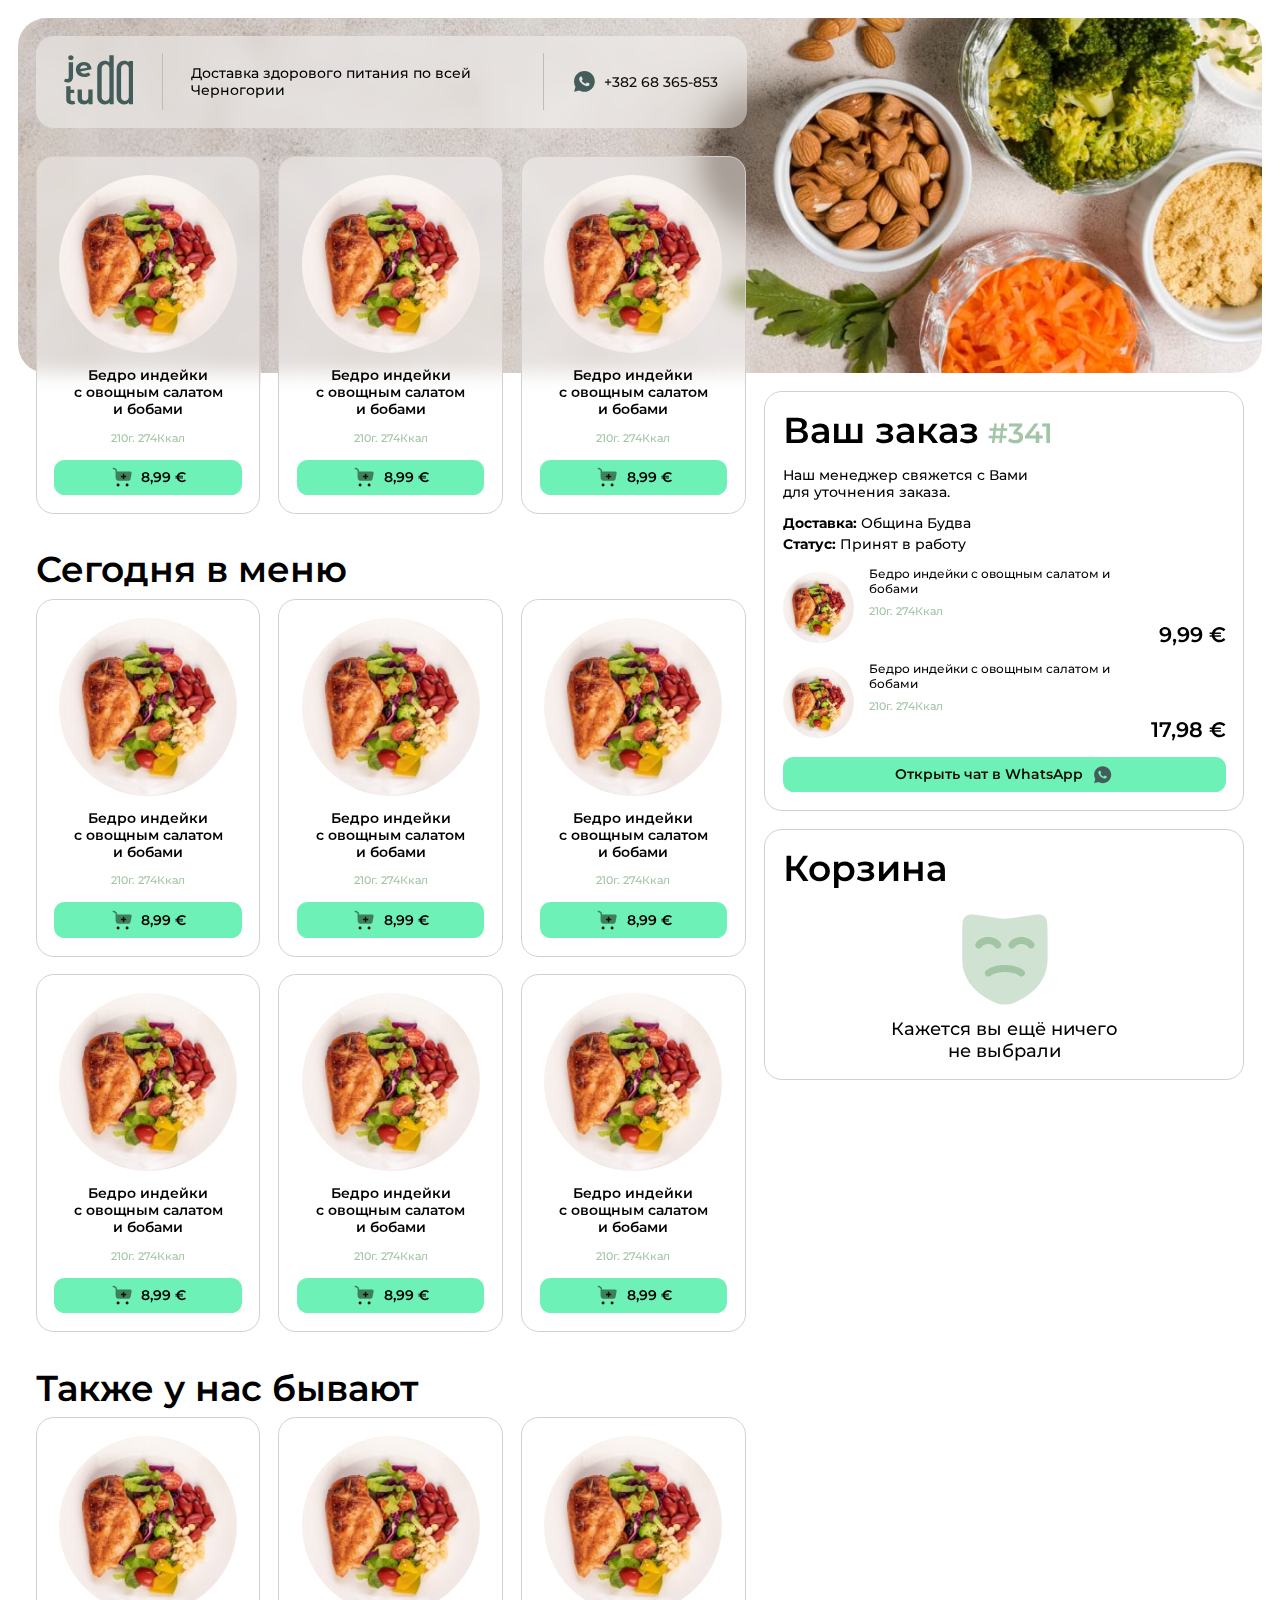
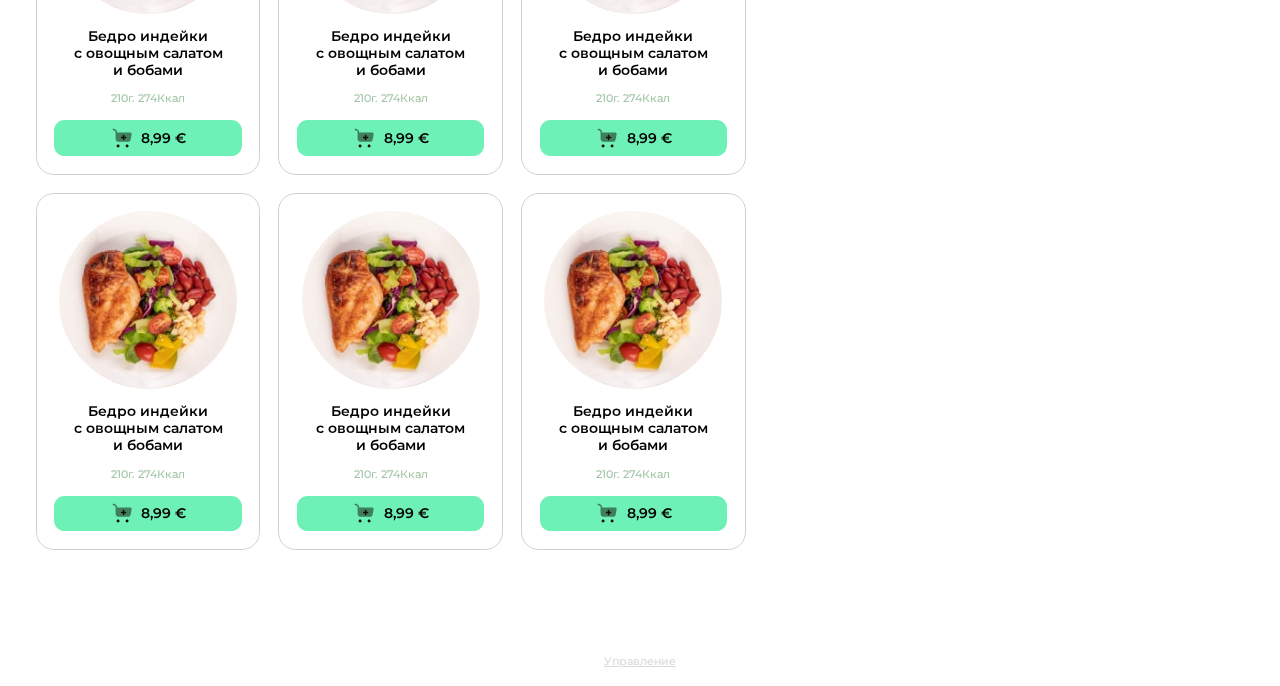
<file: have-an-order.html>
<!DOCTYPE html>
<html lang="ru">
<head>
    <meta charset="UTF-8">
    <meta name="viewport" content="width=device-width, initial-scale=1.0">
    <title>Вёрстка страницы</title>

    <link rel="stylesheet" href="assets/css/main.css">
</head>
<body>

    <img class="background_banner" src="assets/imgs/toper-background.jpg" alt="Фоновое изображение" width="1400" height="400">

    <h1 class="hidden">Доставка здорового питания по всей Черногории | Jeda-Tuda</h1>

    <header class="header">
        <a href="" class="header_logo" aria-label="ссылка на главную страницу">
            <svg class="header_logo-img" xmlns="http://www.w3.org/2000/svg" width="79" height="56" viewBox="0 0 79 56" fill="none">
                <path d="M3.92562 30.8546C2.20881 30.8546 0.900275 30.5426 0 29.9187L1.31901 26.3933C1.8843 26.7885 2.57521 26.9861 3.39173 26.9861C4.01983 26.9861 4.51184 26.7781 4.86777 26.3621C5.22369 25.9669 5.40165 25.3638 5.40165 24.5526V7.76825H10.3008V24.5215C10.3008 26.4765 9.73553 28.0156 8.60495 29.1387C7.49531 30.2826 5.93553 30.8546 3.92562 30.8546ZM7.85124 5.42841C6.95096 5.42841 6.21818 5.16843 5.65289 4.64847C5.0876 4.12851 4.80496 3.48375 4.80496 2.71421C4.80496 1.94466 5.0876 1.29991 5.65289 0.779945C6.21818 0.259982 6.95096 0 7.85124 0C8.75151 0 9.48429 0.249583 10.0496 0.748748C10.6149 1.24791 10.8975 1.87187 10.8975 2.62061C10.8975 3.43176 10.6149 4.10771 10.0496 4.64847C9.48429 5.16843 8.75151 5.42841 7.85124 5.42841Z" fill="#445D5B"/>
                <path d="M23.3226 20.9025C24.2019 20.9025 24.9766 20.7777 25.6466 20.5281C26.3375 20.2578 26.976 19.8418 27.5623 19.2802L30.1689 22.088C28.5777 23.8975 26.2537 24.8022 23.197 24.8022C21.2917 24.8022 19.6063 24.4383 18.1408 23.7103C16.6752 22.9616 15.5446 21.932 14.749 20.6217C13.9534 19.3114 13.5556 17.8243 13.5556 16.1604C13.5556 14.5174 13.943 13.0407 14.7176 11.7304C15.5132 10.3993 16.5915 9.36973 17.9523 8.64178C19.3342 7.89304 20.8835 7.51866 22.6003 7.51866C24.2124 7.51866 25.678 7.86184 26.997 8.54819C28.316 9.21374 29.3628 10.1913 30.1375 11.4808C30.9331 12.7495 31.3309 14.2574 31.3309 16.0045L18.8317 18.4067C19.1876 19.2386 19.7424 19.8626 20.4961 20.2786C21.2708 20.6945 22.2129 20.9025 23.3226 20.9025ZM22.6003 11.2C21.365 11.2 20.3601 11.5952 19.5854 12.3855C18.8107 13.1759 18.4025 14.2678 18.3606 15.6613L26.5887 14.0702C26.3584 13.1967 25.8873 12.4999 25.1755 11.9799C24.4636 11.46 23.6052 11.2 22.6003 11.2Z" fill="#445D5B"/>
                <path d="M12.8268 54.9393C12.3453 55.2929 11.7486 55.5632 11.0368 55.7504C10.3458 55.9168 9.62353 56 8.86981 56C6.83896 56 5.27918 55.4904 4.19047 54.4713C3.10177 53.4522 2.55742 51.9547 2.55742 49.9788V35.2535H7.45659V39.3404H11.6334V43.0841H7.45659V49.9164C7.45659 50.6236 7.63455 51.1747 7.99047 51.5699C8.3464 51.9443 8.85934 52.1315 9.52931 52.1315C10.283 52.1315 10.953 51.9235 11.5392 51.5075L12.8268 54.9393Z" fill="#445D5B"/>
                <path d="M32.6154 38.966V55.7504H27.9675V53.7538C27.3184 54.4817 26.5438 55.0433 25.6435 55.4384C24.7432 55.8128 23.7697 56 22.7228 56C20.5035 56 18.7449 55.3656 17.4468 54.0969C16.1487 52.8282 15.4997 50.946 15.4997 48.4501V38.966H20.3989V47.7326C20.3989 50.4364 21.5399 51.7883 23.822 51.7883C24.9945 51.7883 25.9366 51.4139 26.6484 50.6652C27.3603 49.8956 27.7162 48.7621 27.7162 47.2646V38.966H32.6154Z" fill="#445D5B"/>
                <path d="M56.6425 0V55.7467H51.8681V53.7835C50.6291 55.2612 48.8347 56 46.4849 56C44.8614 56 43.3874 55.6411 42.063 54.9234C40.7599 54.2057 39.7346 53.1818 38.9869 51.8519C38.2468 50.5354 37.873 49.0121 37.8655 47.282C37.8654 47.2643 37.8654 14.9953 37.8654 14.9775C37.8654 13.2254 38.2392 11.6844 38.9869 10.3544C39.7346 9.0245 40.7599 8.00067 42.063 7.28293C43.3874 6.5652 44.8614 6.20633 46.4849 6.20633C48.6852 6.20633 50.4048 6.8924 51.6438 8.26455V0H56.6425ZM47.3501 51.9469C48.6104 51.9469 49.6571 51.5247 50.4902 50.6803C51.313 49.8255 51.7295 48.6927 51.7397 47.282C51.7399 47.2643 51.7399 14.9953 51.7399 14.9775C51.7399 13.542 51.3234 12.4021 50.4902 11.5577C49.6571 10.6922 48.6104 10.2594 47.3501 10.2594C46.0683 10.2594 45.0109 10.6922 44.1778 11.5577C43.3447 12.4021 42.9281 13.542 42.9281 14.9775C42.9281 14.9953 42.9282 47.2643 42.9283 47.282C42.9385 48.6927 43.355 49.8255 44.1778 50.6803C45.0109 51.5247 46.0683 51.9469 47.3501 51.9469Z" fill="#445D5B"/>
                <path d="M78.7643 6.45964V55.7467H73.9899V53.7835C72.7509 55.2612 70.9565 56 68.6067 56C66.9832 56 65.5092 55.6411 64.1848 54.9234C62.8817 54.2057 61.8563 53.1818 61.1087 51.8519C60.3686 50.5354 59.9948 49.0121 59.9873 47.282C59.9872 47.2643 59.9872 14.9953 59.9872 14.9775C59.9872 13.2254 60.361 11.6844 61.1087 10.3544C61.8563 9.0245 62.8817 8.00067 64.1848 7.28293C65.5092 6.5652 66.9832 6.20633 68.6067 6.20633C70.807 6.20633 72.5266 6.8924 73.7656 8.26455V6.45964H78.7643ZM69.4718 51.9469C70.7322 51.9469 71.7789 51.5247 72.612 50.6803C73.4348 49.8255 73.8513 48.6927 73.8615 47.282C73.8616 47.2643 73.8617 14.9953 73.8617 14.9775C73.8617 13.542 73.4452 12.4021 72.612 11.5577C71.7789 10.6922 70.7322 10.2594 69.4718 10.2594C68.1901 10.2594 67.1327 10.6922 66.2996 11.5577C65.4665 12.4021 65.0499 13.542 65.0499 14.9775C65.0499 14.9953 65.05 47.2643 65.0501 47.282C65.0603 48.6927 65.4768 49.8255 66.2996 50.6803C67.1327 51.5247 68.1901 51.9469 69.4718 51.9469Z" fill="#445D5B"/>
            </svg>
        </a>

        <div class="header_separator"></div>

        <h2 class="header_description">
            Доставка здорового питания по&nbsp;всей Черногории
        </h2>

        <div class="header_separator"></div>

        <a href="https://wa.me/38268365853" target="_blank" rel="noopener noreferrer" class="header_contact" aria-label="Телефон для связи по WhatsApp">
            <svg class="header_contact-icon" xmlns="http://www.w3.org/2000/svg" width="28" height="28" viewBox="0 0 28 28" fill="none">
                <path d="M14.0012 2.33325C20.4447 2.33325 25.6678 7.55642 25.6678 13.9999C25.6678 20.4434 20.4447 25.6666 14.0012 25.6666C11.9394 25.6699 9.91392 25.1243 8.13282 24.0858L2.33916 25.6666L3.91649 19.8706C2.8771 18.0889 2.33104 16.0626 2.33449 13.9999C2.33449 7.55642 7.55766 2.33325 14.0012 2.33325ZM10.0252 8.51659L9.79182 8.52592C9.64076 8.53512 9.49313 8.5748 9.35782 8.64259C9.23126 8.71425 9.11573 8.80385 9.01482 8.90859C8.87482 9.04042 8.79549 9.15475 8.71032 9.26558C8.2788 9.82664 8.04646 10.5155 8.04999 11.2233C8.05232 11.7949 8.20166 12.3514 8.43499 12.8718C8.91216 13.9241 9.69732 15.0383 10.7333 16.0708C10.983 16.3193 11.228 16.5689 11.4917 16.8011C12.7789 17.9345 14.313 18.7518 15.9717 19.1881L16.6343 19.2896C16.8502 19.3013 17.066 19.2849 17.283 19.2744C17.6228 19.2569 17.9545 19.1649 18.2548 19.0049C18.4076 18.9262 18.5567 18.8406 18.7017 18.7483C18.7017 18.7483 18.7518 18.7156 18.8475 18.6433C19.005 18.5266 19.1018 18.4438 19.2325 18.3073C19.3293 18.2069 19.4133 18.0891 19.4775 17.9549C19.5685 17.7648 19.6595 17.4019 19.6968 17.0998C19.7248 16.8688 19.7167 16.7428 19.7132 16.6646C19.7085 16.5398 19.6047 16.4103 19.4915 16.3554L18.8125 16.0509C18.8125 16.0509 17.7975 15.6088 17.1768 15.3264C17.1119 15.2981 17.0423 15.2818 16.9715 15.2786C16.8917 15.2704 16.811 15.2794 16.7349 15.3049C16.6589 15.3305 16.5892 15.372 16.5305 15.4268C16.5247 15.4244 16.4465 15.4909 15.603 16.5129C15.5546 16.578 15.4879 16.6271 15.4114 16.6542C15.335 16.6812 15.2522 16.6848 15.1737 16.6646C15.0977 16.6442 15.0232 16.6185 14.9508 16.5876C14.8062 16.5269 14.756 16.5036 14.6568 16.4616C13.9872 16.1694 13.3673 15.7746 12.8193 15.2914C12.6723 15.1631 12.5358 15.0231 12.3958 14.8878C11.9368 14.4482 11.5368 13.9509 11.2058 13.4084L11.137 13.2976C11.0875 13.2231 11.0476 13.1428 11.018 13.0584C10.9737 12.8869 11.0892 12.7493 11.0892 12.7493C11.0892 12.7493 11.3727 12.4389 11.5045 12.2709C11.6328 12.1076 11.7413 11.9489 11.8113 11.8358C11.949 11.6141 11.9922 11.3866 11.9198 11.2104C11.5932 10.4124 11.2548 9.61792 10.9072 8.82925C10.8383 8.67292 10.6342 8.56092 10.4487 8.53875C10.3857 8.53175 10.3227 8.52475 10.2597 8.52008C10.103 8.5123 9.94598 8.51386 9.78949 8.52475L10.024 8.51542L10.0252 8.51659Z" fill="#445D5B"/>
            </svg>

            <span class="header_contact-text">
                +382 68 365-853
            </span>
        </a>

    </header>

    <div class="main-page">
        <main class="main-page_content">
            <section class="products-grid hidden-mob">
                <h2 class="hidden"></h2>

                <div class="products-grid_grid">
                    <article class="product-card">
                        <picture class="product-card_preview">
                            <source srcset="assets/imgs/product-images-2x.jpg" type="image/jpeg" media="max-width: 920px"/>
                            <img src="assets/imgs/product-images.jpg" alt="Бедро индейки с овощным салатом и бобами" width="200px" height="200px">
                        </picture>

                        <h2 class="product-card_title">
                            Бедро индейки с&nbsp;овощным салатом и&nbsp;бобами
                        </h2>

                        <p class="product-card_info">
                            210г. 274Ккал
                        </p>

                        <button class="product-card_button" type="button" aria-label="Добавить в корзину за 8,99 €">
                            <svg class="product-card_button-icon" xmlns="http://www.w3.org/2000/svg" width="29" height="28" viewBox="0 0 29 28" fill="none">
                                <path d="M9.4165 21C9.88063 21 10.3258 21.1844 10.6539 21.5126C10.9821 21.8408 11.1665 22.2859 11.1665 22.75C11.1665 23.2141 10.9821 23.6592 10.6539 23.9874C10.3258 24.3156 9.88063 24.5 9.4165 24.5C8.95238 24.5 8.50726 24.3156 8.17907 23.9874C7.85088 23.6592 7.6665 23.2141 7.6665 22.75C7.6665 22.2859 7.85088 21.8408 8.17907 21.5126C8.50726 21.1844 8.95238 21 9.4165 21ZM19.9165 21C20.3806 21 20.8258 21.1844 21.1539 21.5126C21.4821 21.8408 21.6665 22.2859 21.6665 22.75C21.6665 23.2141 21.4821 23.6592 21.1539 23.9874C20.8258 24.3156 20.3806 24.5 19.9165 24.5C19.4524 24.5 19.0073 24.3156 18.6791 23.9874C18.3509 23.6592 18.1665 23.2141 18.1665 22.75C18.1665 22.2859 18.3509 21.8408 18.6791 21.5126C19.0073 21.1844 19.4524 21 19.9165 21Z" fill="#100E05"/>
                                <path opacity="0.5" d="M3.09767 3.20953C3.1746 2.99064 3.33531 2.81126 3.54446 2.71084C3.75361 2.61042 3.99409 2.59718 4.21301 2.67403L4.56417 2.79769C5.28401 3.05086 5.89417 3.26553 6.37601 3.50119C6.88934 3.75436 7.33034 4.06469 7.66167 4.55003C7.99067 5.03069 8.12717 5.55919 8.18901 6.13903C8.21701 6.39803 8.23217 6.68503 8.24034 7.00003H20.6513C22.6172 7.00003 24.387 7.00003 24.905 7.67319C25.423 8.34636 25.22 9.36136 24.8152 11.3902L24.2318 14.2194C23.8643 16.002 23.6812 16.8945 23.0372 17.4184C22.3932 17.9434 21.4832 17.9434 19.662 17.9434H13.4752C10.2202 17.9434 8.59384 17.9434 7.58351 16.877C6.57317 15.8107 6.49851 14.679 6.49851 11.2467V8.21103C6.49851 7.34769 6.49851 6.77019 6.44951 6.32686C6.40284 5.90336 6.32234 5.69103 6.21617 5.53703C6.11467 5.38653 5.95951 5.24536 5.60484 5.07269C5.22801 4.88836 4.71584 4.70636 3.93651 4.43219L3.63317 4.32603C3.52455 4.28806 3.42448 4.22904 3.3387 4.15235C3.25291 4.07566 3.1831 3.9828 3.13325 3.8791C3.0834 3.77539 3.05449 3.66287 3.04819 3.54797C3.04188 3.43308 3.0583 3.31807 3.09651 3.20953H3.09767Z" fill="#100E05"/>
                                <path d="M16.7078 10.5C16.7078 10.2679 16.6157 10.0454 16.4516 9.88128C16.2875 9.71719 16.0649 9.625 15.8328 9.625C15.6008 9.625 15.3782 9.71719 15.2141 9.88128C15.05 10.0454 14.9578 10.2679 14.9578 10.5V11.9583H13.4995C13.2674 11.9583 13.0449 12.0505 12.8808 12.2146C12.7167 12.3787 12.6245 12.6013 12.6245 12.8333C12.6245 13.0654 12.7167 13.288 12.8808 13.4521C13.0449 13.6161 13.2674 13.7083 13.4995 13.7083H14.9578V15.1667C14.9578 15.3987 15.05 15.6213 15.2141 15.7854C15.3782 15.9495 15.6008 16.0417 15.8328 16.0417C16.0649 16.0417 16.2875 15.9495 16.4516 15.7854C16.6157 15.6213 16.7078 15.3987 16.7078 15.1667V13.7083H18.1662C18.3982 13.7083 18.6208 13.6161 18.7849 13.4521C18.949 13.288 19.0412 13.0654 19.0412 12.8333C19.0412 12.6013 18.949 12.3787 18.7849 12.2146C18.6208 12.0505 18.3982 11.9583 18.1662 11.9583H16.7078V10.5Z" fill="#100E05"/>
                            </svg>

                            <span class="product-card_button-price">8,99 €</span>
                        </button>
                    </article>
                    
                    <article class="product-card">
                        <picture class="product-card_preview">
                            <source srcset="assets/imgs/product-images-2x.jpg" type="image/jpeg" media="max-width: 920px"/>
                            <img src="assets/imgs/product-images.jpg" alt="Бедро индейки с овощным салатом и бобами" width="200px" height="200px">
                        </picture>

                        <h2 class="product-card_title">
                            Бедро индейки с&nbsp;овощным салатом и&nbsp;бобами
                        </h2>

                        <p class="product-card_info">
                            210г. 274Ккал
                        </p>

                        <button class="product-card_button" type="button" aria-label="Добавить в корзину за 8,99 €">
                            <svg class="product-card_button-icon" xmlns="http://www.w3.org/2000/svg" width="29" height="28" viewBox="0 0 29 28" fill="none">
                                <path d="M9.4165 21C9.88063 21 10.3258 21.1844 10.6539 21.5126C10.9821 21.8408 11.1665 22.2859 11.1665 22.75C11.1665 23.2141 10.9821 23.6592 10.6539 23.9874C10.3258 24.3156 9.88063 24.5 9.4165 24.5C8.95238 24.5 8.50726 24.3156 8.17907 23.9874C7.85088 23.6592 7.6665 23.2141 7.6665 22.75C7.6665 22.2859 7.85088 21.8408 8.17907 21.5126C8.50726 21.1844 8.95238 21 9.4165 21ZM19.9165 21C20.3806 21 20.8258 21.1844 21.1539 21.5126C21.4821 21.8408 21.6665 22.2859 21.6665 22.75C21.6665 23.2141 21.4821 23.6592 21.1539 23.9874C20.8258 24.3156 20.3806 24.5 19.9165 24.5C19.4524 24.5 19.0073 24.3156 18.6791 23.9874C18.3509 23.6592 18.1665 23.2141 18.1665 22.75C18.1665 22.2859 18.3509 21.8408 18.6791 21.5126C19.0073 21.1844 19.4524 21 19.9165 21Z" fill="#100E05"/>
                                <path opacity="0.5" d="M3.09767 3.20953C3.1746 2.99064 3.33531 2.81126 3.54446 2.71084C3.75361 2.61042 3.99409 2.59718 4.21301 2.67403L4.56417 2.79769C5.28401 3.05086 5.89417 3.26553 6.37601 3.50119C6.88934 3.75436 7.33034 4.06469 7.66167 4.55003C7.99067 5.03069 8.12717 5.55919 8.18901 6.13903C8.21701 6.39803 8.23217 6.68503 8.24034 7.00003H20.6513C22.6172 7.00003 24.387 7.00003 24.905 7.67319C25.423 8.34636 25.22 9.36136 24.8152 11.3902L24.2318 14.2194C23.8643 16.002 23.6812 16.8945 23.0372 17.4184C22.3932 17.9434 21.4832 17.9434 19.662 17.9434H13.4752C10.2202 17.9434 8.59384 17.9434 7.58351 16.877C6.57317 15.8107 6.49851 14.679 6.49851 11.2467V8.21103C6.49851 7.34769 6.49851 6.77019 6.44951 6.32686C6.40284 5.90336 6.32234 5.69103 6.21617 5.53703C6.11467 5.38653 5.95951 5.24536 5.60484 5.07269C5.22801 4.88836 4.71584 4.70636 3.93651 4.43219L3.63317 4.32603C3.52455 4.28806 3.42448 4.22904 3.3387 4.15235C3.25291 4.07566 3.1831 3.9828 3.13325 3.8791C3.0834 3.77539 3.05449 3.66287 3.04819 3.54797C3.04188 3.43308 3.0583 3.31807 3.09651 3.20953H3.09767Z" fill="#100E05"/>
                                <path d="M16.7078 10.5C16.7078 10.2679 16.6157 10.0454 16.4516 9.88128C16.2875 9.71719 16.0649 9.625 15.8328 9.625C15.6008 9.625 15.3782 9.71719 15.2141 9.88128C15.05 10.0454 14.9578 10.2679 14.9578 10.5V11.9583H13.4995C13.2674 11.9583 13.0449 12.0505 12.8808 12.2146C12.7167 12.3787 12.6245 12.6013 12.6245 12.8333C12.6245 13.0654 12.7167 13.288 12.8808 13.4521C13.0449 13.6161 13.2674 13.7083 13.4995 13.7083H14.9578V15.1667C14.9578 15.3987 15.05 15.6213 15.2141 15.7854C15.3782 15.9495 15.6008 16.0417 15.8328 16.0417C16.0649 16.0417 16.2875 15.9495 16.4516 15.7854C16.6157 15.6213 16.7078 15.3987 16.7078 15.1667V13.7083H18.1662C18.3982 13.7083 18.6208 13.6161 18.7849 13.4521C18.949 13.288 19.0412 13.0654 19.0412 12.8333C19.0412 12.6013 18.949 12.3787 18.7849 12.2146C18.6208 12.0505 18.3982 11.9583 18.1662 11.9583H16.7078V10.5Z" fill="#100E05"/>
                            </svg>

                            <span class="product-card_button-price">8,99 €</span>
                        </button>
                    </article>
                    
                    <article class="product-card">
                        <picture class="product-card_preview">
                            <source srcset="assets/imgs/product-images-2x.jpg" type="image/jpeg" media="max-width: 920px"/>
                            <img src="assets/imgs/product-images.jpg" alt="Бедро индейки с овощным салатом и бобами" width="200px" height="200px">
                        </picture>

                        <h2 class="product-card_title">
                            Бедро индейки с&nbsp;овощным салатом и&nbsp;бобами
                        </h2>

                        <p class="product-card_info">
                            210г. 274Ккал
                        </p>

                        <button class="product-card_button" type="button" aria-label="Добавить в корзину за 8,99 €">
                            <svg class="product-card_button-icon" xmlns="http://www.w3.org/2000/svg" width="29" height="28" viewBox="0 0 29 28" fill="none">
                                <path d="M9.4165 21C9.88063 21 10.3258 21.1844 10.6539 21.5126C10.9821 21.8408 11.1665 22.2859 11.1665 22.75C11.1665 23.2141 10.9821 23.6592 10.6539 23.9874C10.3258 24.3156 9.88063 24.5 9.4165 24.5C8.95238 24.5 8.50726 24.3156 8.17907 23.9874C7.85088 23.6592 7.6665 23.2141 7.6665 22.75C7.6665 22.2859 7.85088 21.8408 8.17907 21.5126C8.50726 21.1844 8.95238 21 9.4165 21ZM19.9165 21C20.3806 21 20.8258 21.1844 21.1539 21.5126C21.4821 21.8408 21.6665 22.2859 21.6665 22.75C21.6665 23.2141 21.4821 23.6592 21.1539 23.9874C20.8258 24.3156 20.3806 24.5 19.9165 24.5C19.4524 24.5 19.0073 24.3156 18.6791 23.9874C18.3509 23.6592 18.1665 23.2141 18.1665 22.75C18.1665 22.2859 18.3509 21.8408 18.6791 21.5126C19.0073 21.1844 19.4524 21 19.9165 21Z" fill="#100E05"/>
                                <path opacity="0.5" d="M3.09767 3.20953C3.1746 2.99064 3.33531 2.81126 3.54446 2.71084C3.75361 2.61042 3.99409 2.59718 4.21301 2.67403L4.56417 2.79769C5.28401 3.05086 5.89417 3.26553 6.37601 3.50119C6.88934 3.75436 7.33034 4.06469 7.66167 4.55003C7.99067 5.03069 8.12717 5.55919 8.18901 6.13903C8.21701 6.39803 8.23217 6.68503 8.24034 7.00003H20.6513C22.6172 7.00003 24.387 7.00003 24.905 7.67319C25.423 8.34636 25.22 9.36136 24.8152 11.3902L24.2318 14.2194C23.8643 16.002 23.6812 16.8945 23.0372 17.4184C22.3932 17.9434 21.4832 17.9434 19.662 17.9434H13.4752C10.2202 17.9434 8.59384 17.9434 7.58351 16.877C6.57317 15.8107 6.49851 14.679 6.49851 11.2467V8.21103C6.49851 7.34769 6.49851 6.77019 6.44951 6.32686C6.40284 5.90336 6.32234 5.69103 6.21617 5.53703C6.11467 5.38653 5.95951 5.24536 5.60484 5.07269C5.22801 4.88836 4.71584 4.70636 3.93651 4.43219L3.63317 4.32603C3.52455 4.28806 3.42448 4.22904 3.3387 4.15235C3.25291 4.07566 3.1831 3.9828 3.13325 3.8791C3.0834 3.77539 3.05449 3.66287 3.04819 3.54797C3.04188 3.43308 3.0583 3.31807 3.09651 3.20953H3.09767Z" fill="#100E05"/>
                                <path d="M16.7078 10.5C16.7078 10.2679 16.6157 10.0454 16.4516 9.88128C16.2875 9.71719 16.0649 9.625 15.8328 9.625C15.6008 9.625 15.3782 9.71719 15.2141 9.88128C15.05 10.0454 14.9578 10.2679 14.9578 10.5V11.9583H13.4995C13.2674 11.9583 13.0449 12.0505 12.8808 12.2146C12.7167 12.3787 12.6245 12.6013 12.6245 12.8333C12.6245 13.0654 12.7167 13.288 12.8808 13.4521C13.0449 13.6161 13.2674 13.7083 13.4995 13.7083H14.9578V15.1667C14.9578 15.3987 15.05 15.6213 15.2141 15.7854C15.3782 15.9495 15.6008 16.0417 15.8328 16.0417C16.0649 16.0417 16.2875 15.9495 16.4516 15.7854C16.6157 15.6213 16.7078 15.3987 16.7078 15.1667V13.7083H18.1662C18.3982 13.7083 18.6208 13.6161 18.7849 13.4521C18.949 13.288 19.0412 13.0654 19.0412 12.8333C19.0412 12.6013 18.949 12.3787 18.7849 12.2146C18.6208 12.0505 18.3982 11.9583 18.1662 11.9583H16.7078V10.5Z" fill="#100E05"/>
                            </svg>

                            <span class="product-card_button-price">8,99 €</span>
                        </button>
                    </article>
                </div>
            </section>
            
            <section class="products-grid">
                <h2 class="products-grid_title">Сегодня в меню</h2>

                <div class="products-grid_grid">
                    <article class="product-card">
                        <picture class="product-card_preview">
                            <source srcset="assets/imgs/product-images-2x.jpg" type="image/jpeg" media="max-width: 920px"/>
                            <img src="assets/imgs/product-images.jpg" alt="Бедро индейки с овощным салатом и бобами" width="200px" height="200px">
                        </picture>

                        <h2 class="product-card_title">
                            Бедро индейки с&nbsp;овощным салатом и&nbsp;бобами
                        </h2>

                        <p class="product-card_info">
                            210г. 274Ккал
                        </p>

                        <button class="product-card_button" type="button" aria-label="Добавить в корзину за 8,99 €">
                            <svg class="product-card_button-icon" xmlns="http://www.w3.org/2000/svg" width="29" height="28" viewBox="0 0 29 28" fill="none">
                                <path d="M9.4165 21C9.88063 21 10.3258 21.1844 10.6539 21.5126C10.9821 21.8408 11.1665 22.2859 11.1665 22.75C11.1665 23.2141 10.9821 23.6592 10.6539 23.9874C10.3258 24.3156 9.88063 24.5 9.4165 24.5C8.95238 24.5 8.50726 24.3156 8.17907 23.9874C7.85088 23.6592 7.6665 23.2141 7.6665 22.75C7.6665 22.2859 7.85088 21.8408 8.17907 21.5126C8.50726 21.1844 8.95238 21 9.4165 21ZM19.9165 21C20.3806 21 20.8258 21.1844 21.1539 21.5126C21.4821 21.8408 21.6665 22.2859 21.6665 22.75C21.6665 23.2141 21.4821 23.6592 21.1539 23.9874C20.8258 24.3156 20.3806 24.5 19.9165 24.5C19.4524 24.5 19.0073 24.3156 18.6791 23.9874C18.3509 23.6592 18.1665 23.2141 18.1665 22.75C18.1665 22.2859 18.3509 21.8408 18.6791 21.5126C19.0073 21.1844 19.4524 21 19.9165 21Z" fill="#100E05"/>
                                <path opacity="0.5" d="M3.09767 3.20953C3.1746 2.99064 3.33531 2.81126 3.54446 2.71084C3.75361 2.61042 3.99409 2.59718 4.21301 2.67403L4.56417 2.79769C5.28401 3.05086 5.89417 3.26553 6.37601 3.50119C6.88934 3.75436 7.33034 4.06469 7.66167 4.55003C7.99067 5.03069 8.12717 5.55919 8.18901 6.13903C8.21701 6.39803 8.23217 6.68503 8.24034 7.00003H20.6513C22.6172 7.00003 24.387 7.00003 24.905 7.67319C25.423 8.34636 25.22 9.36136 24.8152 11.3902L24.2318 14.2194C23.8643 16.002 23.6812 16.8945 23.0372 17.4184C22.3932 17.9434 21.4832 17.9434 19.662 17.9434H13.4752C10.2202 17.9434 8.59384 17.9434 7.58351 16.877C6.57317 15.8107 6.49851 14.679 6.49851 11.2467V8.21103C6.49851 7.34769 6.49851 6.77019 6.44951 6.32686C6.40284 5.90336 6.32234 5.69103 6.21617 5.53703C6.11467 5.38653 5.95951 5.24536 5.60484 5.07269C5.22801 4.88836 4.71584 4.70636 3.93651 4.43219L3.63317 4.32603C3.52455 4.28806 3.42448 4.22904 3.3387 4.15235C3.25291 4.07566 3.1831 3.9828 3.13325 3.8791C3.0834 3.77539 3.05449 3.66287 3.04819 3.54797C3.04188 3.43308 3.0583 3.31807 3.09651 3.20953H3.09767Z" fill="#100E05"/>
                                <path d="M16.7078 10.5C16.7078 10.2679 16.6157 10.0454 16.4516 9.88128C16.2875 9.71719 16.0649 9.625 15.8328 9.625C15.6008 9.625 15.3782 9.71719 15.2141 9.88128C15.05 10.0454 14.9578 10.2679 14.9578 10.5V11.9583H13.4995C13.2674 11.9583 13.0449 12.0505 12.8808 12.2146C12.7167 12.3787 12.6245 12.6013 12.6245 12.8333C12.6245 13.0654 12.7167 13.288 12.8808 13.4521C13.0449 13.6161 13.2674 13.7083 13.4995 13.7083H14.9578V15.1667C14.9578 15.3987 15.05 15.6213 15.2141 15.7854C15.3782 15.9495 15.6008 16.0417 15.8328 16.0417C16.0649 16.0417 16.2875 15.9495 16.4516 15.7854C16.6157 15.6213 16.7078 15.3987 16.7078 15.1667V13.7083H18.1662C18.3982 13.7083 18.6208 13.6161 18.7849 13.4521C18.949 13.288 19.0412 13.0654 19.0412 12.8333C19.0412 12.6013 18.949 12.3787 18.7849 12.2146C18.6208 12.0505 18.3982 11.9583 18.1662 11.9583H16.7078V10.5Z" fill="#100E05"/>
                            </svg>

                            <span class="product-card_button-price">8,99 €</span>
                        </button>
                    </article>
                    
                    <article class="product-card">
                        <picture class="product-card_preview">
                            <source srcset="assets/imgs/product-images-2x.jpg" type="image/jpeg" media="max-width: 920px"/>
                            <img src="assets/imgs/product-images.jpg" alt="Бедро индейки с овощным салатом и бобами" width="200px" height="200px">
                        </picture>

                        <h2 class="product-card_title">
                            Бедро индейки с&nbsp;овощным салатом и&nbsp;бобами
                        </h2>

                        <p class="product-card_info">
                            210г. 274Ккал
                        </p>

                        <button class="product-card_button" type="button" aria-label="Добавить в корзину за 8,99 €">
                            <svg class="product-card_button-icon" xmlns="http://www.w3.org/2000/svg" width="29" height="28" viewBox="0 0 29 28" fill="none">
                                <path d="M9.4165 21C9.88063 21 10.3258 21.1844 10.6539 21.5126C10.9821 21.8408 11.1665 22.2859 11.1665 22.75C11.1665 23.2141 10.9821 23.6592 10.6539 23.9874C10.3258 24.3156 9.88063 24.5 9.4165 24.5C8.95238 24.5 8.50726 24.3156 8.17907 23.9874C7.85088 23.6592 7.6665 23.2141 7.6665 22.75C7.6665 22.2859 7.85088 21.8408 8.17907 21.5126C8.50726 21.1844 8.95238 21 9.4165 21ZM19.9165 21C20.3806 21 20.8258 21.1844 21.1539 21.5126C21.4821 21.8408 21.6665 22.2859 21.6665 22.75C21.6665 23.2141 21.4821 23.6592 21.1539 23.9874C20.8258 24.3156 20.3806 24.5 19.9165 24.5C19.4524 24.5 19.0073 24.3156 18.6791 23.9874C18.3509 23.6592 18.1665 23.2141 18.1665 22.75C18.1665 22.2859 18.3509 21.8408 18.6791 21.5126C19.0073 21.1844 19.4524 21 19.9165 21Z" fill="#100E05"/>
                                <path opacity="0.5" d="M3.09767 3.20953C3.1746 2.99064 3.33531 2.81126 3.54446 2.71084C3.75361 2.61042 3.99409 2.59718 4.21301 2.67403L4.56417 2.79769C5.28401 3.05086 5.89417 3.26553 6.37601 3.50119C6.88934 3.75436 7.33034 4.06469 7.66167 4.55003C7.99067 5.03069 8.12717 5.55919 8.18901 6.13903C8.21701 6.39803 8.23217 6.68503 8.24034 7.00003H20.6513C22.6172 7.00003 24.387 7.00003 24.905 7.67319C25.423 8.34636 25.22 9.36136 24.8152 11.3902L24.2318 14.2194C23.8643 16.002 23.6812 16.8945 23.0372 17.4184C22.3932 17.9434 21.4832 17.9434 19.662 17.9434H13.4752C10.2202 17.9434 8.59384 17.9434 7.58351 16.877C6.57317 15.8107 6.49851 14.679 6.49851 11.2467V8.21103C6.49851 7.34769 6.49851 6.77019 6.44951 6.32686C6.40284 5.90336 6.32234 5.69103 6.21617 5.53703C6.11467 5.38653 5.95951 5.24536 5.60484 5.07269C5.22801 4.88836 4.71584 4.70636 3.93651 4.43219L3.63317 4.32603C3.52455 4.28806 3.42448 4.22904 3.3387 4.15235C3.25291 4.07566 3.1831 3.9828 3.13325 3.8791C3.0834 3.77539 3.05449 3.66287 3.04819 3.54797C3.04188 3.43308 3.0583 3.31807 3.09651 3.20953H3.09767Z" fill="#100E05"/>
                                <path d="M16.7078 10.5C16.7078 10.2679 16.6157 10.0454 16.4516 9.88128C16.2875 9.71719 16.0649 9.625 15.8328 9.625C15.6008 9.625 15.3782 9.71719 15.2141 9.88128C15.05 10.0454 14.9578 10.2679 14.9578 10.5V11.9583H13.4995C13.2674 11.9583 13.0449 12.0505 12.8808 12.2146C12.7167 12.3787 12.6245 12.6013 12.6245 12.8333C12.6245 13.0654 12.7167 13.288 12.8808 13.4521C13.0449 13.6161 13.2674 13.7083 13.4995 13.7083H14.9578V15.1667C14.9578 15.3987 15.05 15.6213 15.2141 15.7854C15.3782 15.9495 15.6008 16.0417 15.8328 16.0417C16.0649 16.0417 16.2875 15.9495 16.4516 15.7854C16.6157 15.6213 16.7078 15.3987 16.7078 15.1667V13.7083H18.1662C18.3982 13.7083 18.6208 13.6161 18.7849 13.4521C18.949 13.288 19.0412 13.0654 19.0412 12.8333C19.0412 12.6013 18.949 12.3787 18.7849 12.2146C18.6208 12.0505 18.3982 11.9583 18.1662 11.9583H16.7078V10.5Z" fill="#100E05"/>
                            </svg>

                            <span class="product-card_button-price">8,99 €</span>
                        </button>
                    </article>
                    
                    <article class="product-card">
                        <picture class="product-card_preview">
                            <source srcset="assets/imgs/product-images-2x.jpg" type="image/jpeg" media="max-width: 920px"/>
                            <img src="assets/imgs/product-images.jpg" alt="Бедро индейки с овощным салатом и бобами" width="200px" height="200px">
                        </picture>

                        <h2 class="product-card_title">
                            Бедро индейки с&nbsp;овощным салатом и&nbsp;бобами
                        </h2>

                        <p class="product-card_info">
                            210г. 274Ккал
                        </p>

                        <button class="product-card_button" type="button" aria-label="Добавить в корзину за 8,99 €">
                            <svg class="product-card_button-icon" xmlns="http://www.w3.org/2000/svg" width="29" height="28" viewBox="0 0 29 28" fill="none">
                                <path d="M9.4165 21C9.88063 21 10.3258 21.1844 10.6539 21.5126C10.9821 21.8408 11.1665 22.2859 11.1665 22.75C11.1665 23.2141 10.9821 23.6592 10.6539 23.9874C10.3258 24.3156 9.88063 24.5 9.4165 24.5C8.95238 24.5 8.50726 24.3156 8.17907 23.9874C7.85088 23.6592 7.6665 23.2141 7.6665 22.75C7.6665 22.2859 7.85088 21.8408 8.17907 21.5126C8.50726 21.1844 8.95238 21 9.4165 21ZM19.9165 21C20.3806 21 20.8258 21.1844 21.1539 21.5126C21.4821 21.8408 21.6665 22.2859 21.6665 22.75C21.6665 23.2141 21.4821 23.6592 21.1539 23.9874C20.8258 24.3156 20.3806 24.5 19.9165 24.5C19.4524 24.5 19.0073 24.3156 18.6791 23.9874C18.3509 23.6592 18.1665 23.2141 18.1665 22.75C18.1665 22.2859 18.3509 21.8408 18.6791 21.5126C19.0073 21.1844 19.4524 21 19.9165 21Z" fill="#100E05"/>
                                <path opacity="0.5" d="M3.09767 3.20953C3.1746 2.99064 3.33531 2.81126 3.54446 2.71084C3.75361 2.61042 3.99409 2.59718 4.21301 2.67403L4.56417 2.79769C5.28401 3.05086 5.89417 3.26553 6.37601 3.50119C6.88934 3.75436 7.33034 4.06469 7.66167 4.55003C7.99067 5.03069 8.12717 5.55919 8.18901 6.13903C8.21701 6.39803 8.23217 6.68503 8.24034 7.00003H20.6513C22.6172 7.00003 24.387 7.00003 24.905 7.67319C25.423 8.34636 25.22 9.36136 24.8152 11.3902L24.2318 14.2194C23.8643 16.002 23.6812 16.8945 23.0372 17.4184C22.3932 17.9434 21.4832 17.9434 19.662 17.9434H13.4752C10.2202 17.9434 8.59384 17.9434 7.58351 16.877C6.57317 15.8107 6.49851 14.679 6.49851 11.2467V8.21103C6.49851 7.34769 6.49851 6.77019 6.44951 6.32686C6.40284 5.90336 6.32234 5.69103 6.21617 5.53703C6.11467 5.38653 5.95951 5.24536 5.60484 5.07269C5.22801 4.88836 4.71584 4.70636 3.93651 4.43219L3.63317 4.32603C3.52455 4.28806 3.42448 4.22904 3.3387 4.15235C3.25291 4.07566 3.1831 3.9828 3.13325 3.8791C3.0834 3.77539 3.05449 3.66287 3.04819 3.54797C3.04188 3.43308 3.0583 3.31807 3.09651 3.20953H3.09767Z" fill="#100E05"/>
                                <path d="M16.7078 10.5C16.7078 10.2679 16.6157 10.0454 16.4516 9.88128C16.2875 9.71719 16.0649 9.625 15.8328 9.625C15.6008 9.625 15.3782 9.71719 15.2141 9.88128C15.05 10.0454 14.9578 10.2679 14.9578 10.5V11.9583H13.4995C13.2674 11.9583 13.0449 12.0505 12.8808 12.2146C12.7167 12.3787 12.6245 12.6013 12.6245 12.8333C12.6245 13.0654 12.7167 13.288 12.8808 13.4521C13.0449 13.6161 13.2674 13.7083 13.4995 13.7083H14.9578V15.1667C14.9578 15.3987 15.05 15.6213 15.2141 15.7854C15.3782 15.9495 15.6008 16.0417 15.8328 16.0417C16.0649 16.0417 16.2875 15.9495 16.4516 15.7854C16.6157 15.6213 16.7078 15.3987 16.7078 15.1667V13.7083H18.1662C18.3982 13.7083 18.6208 13.6161 18.7849 13.4521C18.949 13.288 19.0412 13.0654 19.0412 12.8333C19.0412 12.6013 18.949 12.3787 18.7849 12.2146C18.6208 12.0505 18.3982 11.9583 18.1662 11.9583H16.7078V10.5Z" fill="#100E05"/>
                            </svg>

                            <span class="product-card_button-price">8,99 €</span>
                        </button>
                    </article>
                    
                    <article class="product-card">
                        <picture class="product-card_preview">
                            <source srcset="assets/imgs/product-images-2x.jpg" type="image/jpeg" media="max-width: 920px"/>
                            <img src="assets/imgs/product-images.jpg" alt="Бедро индейки с овощным салатом и бобами" width="200px" height="200px">
                        </picture>

                        <h2 class="product-card_title">
                            Бедро индейки с&nbsp;овощным салатом и&nbsp;бобами
                        </h2>

                        <p class="product-card_info">
                            210г. 274Ккал
                        </p>

                        <button class="product-card_button" type="button" aria-label="Добавить в корзину за 8,99 €">
                            <svg class="product-card_button-icon" xmlns="http://www.w3.org/2000/svg" width="29" height="28" viewBox="0 0 29 28" fill="none">
                                <path d="M9.4165 21C9.88063 21 10.3258 21.1844 10.6539 21.5126C10.9821 21.8408 11.1665 22.2859 11.1665 22.75C11.1665 23.2141 10.9821 23.6592 10.6539 23.9874C10.3258 24.3156 9.88063 24.5 9.4165 24.5C8.95238 24.5 8.50726 24.3156 8.17907 23.9874C7.85088 23.6592 7.6665 23.2141 7.6665 22.75C7.6665 22.2859 7.85088 21.8408 8.17907 21.5126C8.50726 21.1844 8.95238 21 9.4165 21ZM19.9165 21C20.3806 21 20.8258 21.1844 21.1539 21.5126C21.4821 21.8408 21.6665 22.2859 21.6665 22.75C21.6665 23.2141 21.4821 23.6592 21.1539 23.9874C20.8258 24.3156 20.3806 24.5 19.9165 24.5C19.4524 24.5 19.0073 24.3156 18.6791 23.9874C18.3509 23.6592 18.1665 23.2141 18.1665 22.75C18.1665 22.2859 18.3509 21.8408 18.6791 21.5126C19.0073 21.1844 19.4524 21 19.9165 21Z" fill="#100E05"/>
                                <path opacity="0.5" d="M3.09767 3.20953C3.1746 2.99064 3.33531 2.81126 3.54446 2.71084C3.75361 2.61042 3.99409 2.59718 4.21301 2.67403L4.56417 2.79769C5.28401 3.05086 5.89417 3.26553 6.37601 3.50119C6.88934 3.75436 7.33034 4.06469 7.66167 4.55003C7.99067 5.03069 8.12717 5.55919 8.18901 6.13903C8.21701 6.39803 8.23217 6.68503 8.24034 7.00003H20.6513C22.6172 7.00003 24.387 7.00003 24.905 7.67319C25.423 8.34636 25.22 9.36136 24.8152 11.3902L24.2318 14.2194C23.8643 16.002 23.6812 16.8945 23.0372 17.4184C22.3932 17.9434 21.4832 17.9434 19.662 17.9434H13.4752C10.2202 17.9434 8.59384 17.9434 7.58351 16.877C6.57317 15.8107 6.49851 14.679 6.49851 11.2467V8.21103C6.49851 7.34769 6.49851 6.77019 6.44951 6.32686C6.40284 5.90336 6.32234 5.69103 6.21617 5.53703C6.11467 5.38653 5.95951 5.24536 5.60484 5.07269C5.22801 4.88836 4.71584 4.70636 3.93651 4.43219L3.63317 4.32603C3.52455 4.28806 3.42448 4.22904 3.3387 4.15235C3.25291 4.07566 3.1831 3.9828 3.13325 3.8791C3.0834 3.77539 3.05449 3.66287 3.04819 3.54797C3.04188 3.43308 3.0583 3.31807 3.09651 3.20953H3.09767Z" fill="#100E05"/>
                                <path d="M16.7078 10.5C16.7078 10.2679 16.6157 10.0454 16.4516 9.88128C16.2875 9.71719 16.0649 9.625 15.8328 9.625C15.6008 9.625 15.3782 9.71719 15.2141 9.88128C15.05 10.0454 14.9578 10.2679 14.9578 10.5V11.9583H13.4995C13.2674 11.9583 13.0449 12.0505 12.8808 12.2146C12.7167 12.3787 12.6245 12.6013 12.6245 12.8333C12.6245 13.0654 12.7167 13.288 12.8808 13.4521C13.0449 13.6161 13.2674 13.7083 13.4995 13.7083H14.9578V15.1667C14.9578 15.3987 15.05 15.6213 15.2141 15.7854C15.3782 15.9495 15.6008 16.0417 15.8328 16.0417C16.0649 16.0417 16.2875 15.9495 16.4516 15.7854C16.6157 15.6213 16.7078 15.3987 16.7078 15.1667V13.7083H18.1662C18.3982 13.7083 18.6208 13.6161 18.7849 13.4521C18.949 13.288 19.0412 13.0654 19.0412 12.8333C19.0412 12.6013 18.949 12.3787 18.7849 12.2146C18.6208 12.0505 18.3982 11.9583 18.1662 11.9583H16.7078V10.5Z" fill="#100E05"/>
                            </svg>

                            <span class="product-card_button-price">8,99 €</span>
                        </button>
                    </article>
                    
                    <article class="product-card">
                        <picture class="product-card_preview">
                            <source srcset="assets/imgs/product-images-2x.jpg" type="image/jpeg" media="max-width: 920px"/>
                            <img src="assets/imgs/product-images.jpg" alt="Бедро индейки с овощным салатом и бобами" width="200px" height="200px">
                        </picture>

                        <h2 class="product-card_title">
                            Бедро индейки с&nbsp;овощным салатом и&nbsp;бобами
                        </h2>

                        <p class="product-card_info">
                            210г. 274Ккал
                        </p>

                        <button class="product-card_button" type="button" aria-label="Добавить в корзину за 8,99 €">
                            <svg class="product-card_button-icon" xmlns="http://www.w3.org/2000/svg" width="29" height="28" viewBox="0 0 29 28" fill="none">
                                <path d="M9.4165 21C9.88063 21 10.3258 21.1844 10.6539 21.5126C10.9821 21.8408 11.1665 22.2859 11.1665 22.75C11.1665 23.2141 10.9821 23.6592 10.6539 23.9874C10.3258 24.3156 9.88063 24.5 9.4165 24.5C8.95238 24.5 8.50726 24.3156 8.17907 23.9874C7.85088 23.6592 7.6665 23.2141 7.6665 22.75C7.6665 22.2859 7.85088 21.8408 8.17907 21.5126C8.50726 21.1844 8.95238 21 9.4165 21ZM19.9165 21C20.3806 21 20.8258 21.1844 21.1539 21.5126C21.4821 21.8408 21.6665 22.2859 21.6665 22.75C21.6665 23.2141 21.4821 23.6592 21.1539 23.9874C20.8258 24.3156 20.3806 24.5 19.9165 24.5C19.4524 24.5 19.0073 24.3156 18.6791 23.9874C18.3509 23.6592 18.1665 23.2141 18.1665 22.75C18.1665 22.2859 18.3509 21.8408 18.6791 21.5126C19.0073 21.1844 19.4524 21 19.9165 21Z" fill="#100E05"/>
                                <path opacity="0.5" d="M3.09767 3.20953C3.1746 2.99064 3.33531 2.81126 3.54446 2.71084C3.75361 2.61042 3.99409 2.59718 4.21301 2.67403L4.56417 2.79769C5.28401 3.05086 5.89417 3.26553 6.37601 3.50119C6.88934 3.75436 7.33034 4.06469 7.66167 4.55003C7.99067 5.03069 8.12717 5.55919 8.18901 6.13903C8.21701 6.39803 8.23217 6.68503 8.24034 7.00003H20.6513C22.6172 7.00003 24.387 7.00003 24.905 7.67319C25.423 8.34636 25.22 9.36136 24.8152 11.3902L24.2318 14.2194C23.8643 16.002 23.6812 16.8945 23.0372 17.4184C22.3932 17.9434 21.4832 17.9434 19.662 17.9434H13.4752C10.2202 17.9434 8.59384 17.9434 7.58351 16.877C6.57317 15.8107 6.49851 14.679 6.49851 11.2467V8.21103C6.49851 7.34769 6.49851 6.77019 6.44951 6.32686C6.40284 5.90336 6.32234 5.69103 6.21617 5.53703C6.11467 5.38653 5.95951 5.24536 5.60484 5.07269C5.22801 4.88836 4.71584 4.70636 3.93651 4.43219L3.63317 4.32603C3.52455 4.28806 3.42448 4.22904 3.3387 4.15235C3.25291 4.07566 3.1831 3.9828 3.13325 3.8791C3.0834 3.77539 3.05449 3.66287 3.04819 3.54797C3.04188 3.43308 3.0583 3.31807 3.09651 3.20953H3.09767Z" fill="#100E05"/>
                                <path d="M16.7078 10.5C16.7078 10.2679 16.6157 10.0454 16.4516 9.88128C16.2875 9.71719 16.0649 9.625 15.8328 9.625C15.6008 9.625 15.3782 9.71719 15.2141 9.88128C15.05 10.0454 14.9578 10.2679 14.9578 10.5V11.9583H13.4995C13.2674 11.9583 13.0449 12.0505 12.8808 12.2146C12.7167 12.3787 12.6245 12.6013 12.6245 12.8333C12.6245 13.0654 12.7167 13.288 12.8808 13.4521C13.0449 13.6161 13.2674 13.7083 13.4995 13.7083H14.9578V15.1667C14.9578 15.3987 15.05 15.6213 15.2141 15.7854C15.3782 15.9495 15.6008 16.0417 15.8328 16.0417C16.0649 16.0417 16.2875 15.9495 16.4516 15.7854C16.6157 15.6213 16.7078 15.3987 16.7078 15.1667V13.7083H18.1662C18.3982 13.7083 18.6208 13.6161 18.7849 13.4521C18.949 13.288 19.0412 13.0654 19.0412 12.8333C19.0412 12.6013 18.949 12.3787 18.7849 12.2146C18.6208 12.0505 18.3982 11.9583 18.1662 11.9583H16.7078V10.5Z" fill="#100E05"/>
                            </svg>

                            <span class="product-card_button-price">8,99 €</span>
                        </button>
                    </article>
                    
                    <article class="product-card">
                        <picture class="product-card_preview">
                            <source srcset="assets/imgs/product-images-2x.jpg" type="image/jpeg" media="max-width: 920px"/>
                            <img src="assets/imgs/product-images.jpg" alt="Бедро индейки с овощным салатом и бобами" width="200px" height="200px">
                        </picture>

                        <h2 class="product-card_title">
                            Бедро индейки с&nbsp;овощным салатом и&nbsp;бобами
                        </h2>

                        <p class="product-card_info">
                            210г. 274Ккал
                        </p>

                        <button class="product-card_button" type="button" aria-label="Добавить в корзину за 8,99 €">
                            <svg class="product-card_button-icon" xmlns="http://www.w3.org/2000/svg" width="29" height="28" viewBox="0 0 29 28" fill="none">
                                <path d="M9.4165 21C9.88063 21 10.3258 21.1844 10.6539 21.5126C10.9821 21.8408 11.1665 22.2859 11.1665 22.75C11.1665 23.2141 10.9821 23.6592 10.6539 23.9874C10.3258 24.3156 9.88063 24.5 9.4165 24.5C8.95238 24.5 8.50726 24.3156 8.17907 23.9874C7.85088 23.6592 7.6665 23.2141 7.6665 22.75C7.6665 22.2859 7.85088 21.8408 8.17907 21.5126C8.50726 21.1844 8.95238 21 9.4165 21ZM19.9165 21C20.3806 21 20.8258 21.1844 21.1539 21.5126C21.4821 21.8408 21.6665 22.2859 21.6665 22.75C21.6665 23.2141 21.4821 23.6592 21.1539 23.9874C20.8258 24.3156 20.3806 24.5 19.9165 24.5C19.4524 24.5 19.0073 24.3156 18.6791 23.9874C18.3509 23.6592 18.1665 23.2141 18.1665 22.75C18.1665 22.2859 18.3509 21.8408 18.6791 21.5126C19.0073 21.1844 19.4524 21 19.9165 21Z" fill="#100E05"/>
                                <path opacity="0.5" d="M3.09767 3.20953C3.1746 2.99064 3.33531 2.81126 3.54446 2.71084C3.75361 2.61042 3.99409 2.59718 4.21301 2.67403L4.56417 2.79769C5.28401 3.05086 5.89417 3.26553 6.37601 3.50119C6.88934 3.75436 7.33034 4.06469 7.66167 4.55003C7.99067 5.03069 8.12717 5.55919 8.18901 6.13903C8.21701 6.39803 8.23217 6.68503 8.24034 7.00003H20.6513C22.6172 7.00003 24.387 7.00003 24.905 7.67319C25.423 8.34636 25.22 9.36136 24.8152 11.3902L24.2318 14.2194C23.8643 16.002 23.6812 16.8945 23.0372 17.4184C22.3932 17.9434 21.4832 17.9434 19.662 17.9434H13.4752C10.2202 17.9434 8.59384 17.9434 7.58351 16.877C6.57317 15.8107 6.49851 14.679 6.49851 11.2467V8.21103C6.49851 7.34769 6.49851 6.77019 6.44951 6.32686C6.40284 5.90336 6.32234 5.69103 6.21617 5.53703C6.11467 5.38653 5.95951 5.24536 5.60484 5.07269C5.22801 4.88836 4.71584 4.70636 3.93651 4.43219L3.63317 4.32603C3.52455 4.28806 3.42448 4.22904 3.3387 4.15235C3.25291 4.07566 3.1831 3.9828 3.13325 3.8791C3.0834 3.77539 3.05449 3.66287 3.04819 3.54797C3.04188 3.43308 3.0583 3.31807 3.09651 3.20953H3.09767Z" fill="#100E05"/>
                                <path d="M16.7078 10.5C16.7078 10.2679 16.6157 10.0454 16.4516 9.88128C16.2875 9.71719 16.0649 9.625 15.8328 9.625C15.6008 9.625 15.3782 9.71719 15.2141 9.88128C15.05 10.0454 14.9578 10.2679 14.9578 10.5V11.9583H13.4995C13.2674 11.9583 13.0449 12.0505 12.8808 12.2146C12.7167 12.3787 12.6245 12.6013 12.6245 12.8333C12.6245 13.0654 12.7167 13.288 12.8808 13.4521C13.0449 13.6161 13.2674 13.7083 13.4995 13.7083H14.9578V15.1667C14.9578 15.3987 15.05 15.6213 15.2141 15.7854C15.3782 15.9495 15.6008 16.0417 15.8328 16.0417C16.0649 16.0417 16.2875 15.9495 16.4516 15.7854C16.6157 15.6213 16.7078 15.3987 16.7078 15.1667V13.7083H18.1662C18.3982 13.7083 18.6208 13.6161 18.7849 13.4521C18.949 13.288 19.0412 13.0654 19.0412 12.8333C19.0412 12.6013 18.949 12.3787 18.7849 12.2146C18.6208 12.0505 18.3982 11.9583 18.1662 11.9583H16.7078V10.5Z" fill="#100E05"/>
                            </svg>

                            <span class="product-card_button-price">8,99 €</span>
                        </button>
                    </article>
                </div>
            </section>
            
            <section class="products-grid">
                <h2 class="products-grid_title">Также у нас бывают</h2>

                <div class="products-grid_grid">
                    <article class="product-card">
                        <picture class="product-card_preview">
                            <source srcset="assets/imgs/product-images-2x.jpg" type="image/jpeg" media="max-width: 920px"/>
                            <img src="assets/imgs/product-images.jpg" alt="Бедро индейки с овощным салатом и бобами" width="200px" height="200px">
                        </picture>

                        <h2 class="product-card_title">
                            Бедро индейки с&nbsp;овощным салатом и&nbsp;бобами
                        </h2>

                        <p class="product-card_info">
                            210г. 274Ккал
                        </p>

                        <button class="product-card_button" type="button" aria-label="Добавить в корзину за 8,99 €">
                            <svg class="product-card_button-icon" xmlns="http://www.w3.org/2000/svg" width="29" height="28" viewBox="0 0 29 28" fill="none">
                                <path d="M9.4165 21C9.88063 21 10.3258 21.1844 10.6539 21.5126C10.9821 21.8408 11.1665 22.2859 11.1665 22.75C11.1665 23.2141 10.9821 23.6592 10.6539 23.9874C10.3258 24.3156 9.88063 24.5 9.4165 24.5C8.95238 24.5 8.50726 24.3156 8.17907 23.9874C7.85088 23.6592 7.6665 23.2141 7.6665 22.75C7.6665 22.2859 7.85088 21.8408 8.17907 21.5126C8.50726 21.1844 8.95238 21 9.4165 21ZM19.9165 21C20.3806 21 20.8258 21.1844 21.1539 21.5126C21.4821 21.8408 21.6665 22.2859 21.6665 22.75C21.6665 23.2141 21.4821 23.6592 21.1539 23.9874C20.8258 24.3156 20.3806 24.5 19.9165 24.5C19.4524 24.5 19.0073 24.3156 18.6791 23.9874C18.3509 23.6592 18.1665 23.2141 18.1665 22.75C18.1665 22.2859 18.3509 21.8408 18.6791 21.5126C19.0073 21.1844 19.4524 21 19.9165 21Z" fill="#100E05"/>
                                <path opacity="0.5" d="M3.09767 3.20953C3.1746 2.99064 3.33531 2.81126 3.54446 2.71084C3.75361 2.61042 3.99409 2.59718 4.21301 2.67403L4.56417 2.79769C5.28401 3.05086 5.89417 3.26553 6.37601 3.50119C6.88934 3.75436 7.33034 4.06469 7.66167 4.55003C7.99067 5.03069 8.12717 5.55919 8.18901 6.13903C8.21701 6.39803 8.23217 6.68503 8.24034 7.00003H20.6513C22.6172 7.00003 24.387 7.00003 24.905 7.67319C25.423 8.34636 25.22 9.36136 24.8152 11.3902L24.2318 14.2194C23.8643 16.002 23.6812 16.8945 23.0372 17.4184C22.3932 17.9434 21.4832 17.9434 19.662 17.9434H13.4752C10.2202 17.9434 8.59384 17.9434 7.58351 16.877C6.57317 15.8107 6.49851 14.679 6.49851 11.2467V8.21103C6.49851 7.34769 6.49851 6.77019 6.44951 6.32686C6.40284 5.90336 6.32234 5.69103 6.21617 5.53703C6.11467 5.38653 5.95951 5.24536 5.60484 5.07269C5.22801 4.88836 4.71584 4.70636 3.93651 4.43219L3.63317 4.32603C3.52455 4.28806 3.42448 4.22904 3.3387 4.15235C3.25291 4.07566 3.1831 3.9828 3.13325 3.8791C3.0834 3.77539 3.05449 3.66287 3.04819 3.54797C3.04188 3.43308 3.0583 3.31807 3.09651 3.20953H3.09767Z" fill="#100E05"/>
                                <path d="M16.7078 10.5C16.7078 10.2679 16.6157 10.0454 16.4516 9.88128C16.2875 9.71719 16.0649 9.625 15.8328 9.625C15.6008 9.625 15.3782 9.71719 15.2141 9.88128C15.05 10.0454 14.9578 10.2679 14.9578 10.5V11.9583H13.4995C13.2674 11.9583 13.0449 12.0505 12.8808 12.2146C12.7167 12.3787 12.6245 12.6013 12.6245 12.8333C12.6245 13.0654 12.7167 13.288 12.8808 13.4521C13.0449 13.6161 13.2674 13.7083 13.4995 13.7083H14.9578V15.1667C14.9578 15.3987 15.05 15.6213 15.2141 15.7854C15.3782 15.9495 15.6008 16.0417 15.8328 16.0417C16.0649 16.0417 16.2875 15.9495 16.4516 15.7854C16.6157 15.6213 16.7078 15.3987 16.7078 15.1667V13.7083H18.1662C18.3982 13.7083 18.6208 13.6161 18.7849 13.4521C18.949 13.288 19.0412 13.0654 19.0412 12.8333C19.0412 12.6013 18.949 12.3787 18.7849 12.2146C18.6208 12.0505 18.3982 11.9583 18.1662 11.9583H16.7078V10.5Z" fill="#100E05"/>
                            </svg>

                            <span class="product-card_button-price">8,99 €</span>
                        </button>
                    </article>
                    
                    <article class="product-card">
                        <picture class="product-card_preview">
                            <source srcset="assets/imgs/product-images-2x.jpg" type="image/jpeg" media="max-width: 920px"/>
                            <img src="assets/imgs/product-images.jpg" alt="Бедро индейки с овощным салатом и бобами" width="200px" height="200px">
                        </picture>

                        <h2 class="product-card_title">
                            Бедро индейки с&nbsp;овощным салатом и&nbsp;бобами
                        </h2>

                        <p class="product-card_info">
                            210г. 274Ккал
                        </p>

                        <button class="product-card_button" type="button" aria-label="Добавить в корзину за 8,99 €">
                            <svg class="product-card_button-icon" xmlns="http://www.w3.org/2000/svg" width="29" height="28" viewBox="0 0 29 28" fill="none">
                                <path d="M9.4165 21C9.88063 21 10.3258 21.1844 10.6539 21.5126C10.9821 21.8408 11.1665 22.2859 11.1665 22.75C11.1665 23.2141 10.9821 23.6592 10.6539 23.9874C10.3258 24.3156 9.88063 24.5 9.4165 24.5C8.95238 24.5 8.50726 24.3156 8.17907 23.9874C7.85088 23.6592 7.6665 23.2141 7.6665 22.75C7.6665 22.2859 7.85088 21.8408 8.17907 21.5126C8.50726 21.1844 8.95238 21 9.4165 21ZM19.9165 21C20.3806 21 20.8258 21.1844 21.1539 21.5126C21.4821 21.8408 21.6665 22.2859 21.6665 22.75C21.6665 23.2141 21.4821 23.6592 21.1539 23.9874C20.8258 24.3156 20.3806 24.5 19.9165 24.5C19.4524 24.5 19.0073 24.3156 18.6791 23.9874C18.3509 23.6592 18.1665 23.2141 18.1665 22.75C18.1665 22.2859 18.3509 21.8408 18.6791 21.5126C19.0073 21.1844 19.4524 21 19.9165 21Z" fill="#100E05"/>
                                <path opacity="0.5" d="M3.09767 3.20953C3.1746 2.99064 3.33531 2.81126 3.54446 2.71084C3.75361 2.61042 3.99409 2.59718 4.21301 2.67403L4.56417 2.79769C5.28401 3.05086 5.89417 3.26553 6.37601 3.50119C6.88934 3.75436 7.33034 4.06469 7.66167 4.55003C7.99067 5.03069 8.12717 5.55919 8.18901 6.13903C8.21701 6.39803 8.23217 6.68503 8.24034 7.00003H20.6513C22.6172 7.00003 24.387 7.00003 24.905 7.67319C25.423 8.34636 25.22 9.36136 24.8152 11.3902L24.2318 14.2194C23.8643 16.002 23.6812 16.8945 23.0372 17.4184C22.3932 17.9434 21.4832 17.9434 19.662 17.9434H13.4752C10.2202 17.9434 8.59384 17.9434 7.58351 16.877C6.57317 15.8107 6.49851 14.679 6.49851 11.2467V8.21103C6.49851 7.34769 6.49851 6.77019 6.44951 6.32686C6.40284 5.90336 6.32234 5.69103 6.21617 5.53703C6.11467 5.38653 5.95951 5.24536 5.60484 5.07269C5.22801 4.88836 4.71584 4.70636 3.93651 4.43219L3.63317 4.32603C3.52455 4.28806 3.42448 4.22904 3.3387 4.15235C3.25291 4.07566 3.1831 3.9828 3.13325 3.8791C3.0834 3.77539 3.05449 3.66287 3.04819 3.54797C3.04188 3.43308 3.0583 3.31807 3.09651 3.20953H3.09767Z" fill="#100E05"/>
                                <path d="M16.7078 10.5C16.7078 10.2679 16.6157 10.0454 16.4516 9.88128C16.2875 9.71719 16.0649 9.625 15.8328 9.625C15.6008 9.625 15.3782 9.71719 15.2141 9.88128C15.05 10.0454 14.9578 10.2679 14.9578 10.5V11.9583H13.4995C13.2674 11.9583 13.0449 12.0505 12.8808 12.2146C12.7167 12.3787 12.6245 12.6013 12.6245 12.8333C12.6245 13.0654 12.7167 13.288 12.8808 13.4521C13.0449 13.6161 13.2674 13.7083 13.4995 13.7083H14.9578V15.1667C14.9578 15.3987 15.05 15.6213 15.2141 15.7854C15.3782 15.9495 15.6008 16.0417 15.8328 16.0417C16.0649 16.0417 16.2875 15.9495 16.4516 15.7854C16.6157 15.6213 16.7078 15.3987 16.7078 15.1667V13.7083H18.1662C18.3982 13.7083 18.6208 13.6161 18.7849 13.4521C18.949 13.288 19.0412 13.0654 19.0412 12.8333C19.0412 12.6013 18.949 12.3787 18.7849 12.2146C18.6208 12.0505 18.3982 11.9583 18.1662 11.9583H16.7078V10.5Z" fill="#100E05"/>
                            </svg>

                            <span class="product-card_button-price">8,99 €</span>
                        </button>
                    </article>
                    
                    <article class="product-card">
                        <picture class="product-card_preview">
                            <source srcset="assets/imgs/product-images-2x.jpg" type="image/jpeg" media="max-width: 920px"/>
                            <img src="assets/imgs/product-images.jpg" alt="Бедро индейки с овощным салатом и бобами" width="200px" height="200px">
                        </picture>

                        <h2 class="product-card_title">
                            Бедро индейки с&nbsp;овощным салатом и&nbsp;бобами
                        </h2>

                        <p class="product-card_info">
                            210г. 274Ккал
                        </p>

                        <button class="product-card_button" type="button" aria-label="Добавить в корзину за 8,99 €">
                            <svg class="product-card_button-icon" xmlns="http://www.w3.org/2000/svg" width="29" height="28" viewBox="0 0 29 28" fill="none">
                                <path d="M9.4165 21C9.88063 21 10.3258 21.1844 10.6539 21.5126C10.9821 21.8408 11.1665 22.2859 11.1665 22.75C11.1665 23.2141 10.9821 23.6592 10.6539 23.9874C10.3258 24.3156 9.88063 24.5 9.4165 24.5C8.95238 24.5 8.50726 24.3156 8.17907 23.9874C7.85088 23.6592 7.6665 23.2141 7.6665 22.75C7.6665 22.2859 7.85088 21.8408 8.17907 21.5126C8.50726 21.1844 8.95238 21 9.4165 21ZM19.9165 21C20.3806 21 20.8258 21.1844 21.1539 21.5126C21.4821 21.8408 21.6665 22.2859 21.6665 22.75C21.6665 23.2141 21.4821 23.6592 21.1539 23.9874C20.8258 24.3156 20.3806 24.5 19.9165 24.5C19.4524 24.5 19.0073 24.3156 18.6791 23.9874C18.3509 23.6592 18.1665 23.2141 18.1665 22.75C18.1665 22.2859 18.3509 21.8408 18.6791 21.5126C19.0073 21.1844 19.4524 21 19.9165 21Z" fill="#100E05"/>
                                <path opacity="0.5" d="M3.09767 3.20953C3.1746 2.99064 3.33531 2.81126 3.54446 2.71084C3.75361 2.61042 3.99409 2.59718 4.21301 2.67403L4.56417 2.79769C5.28401 3.05086 5.89417 3.26553 6.37601 3.50119C6.88934 3.75436 7.33034 4.06469 7.66167 4.55003C7.99067 5.03069 8.12717 5.55919 8.18901 6.13903C8.21701 6.39803 8.23217 6.68503 8.24034 7.00003H20.6513C22.6172 7.00003 24.387 7.00003 24.905 7.67319C25.423 8.34636 25.22 9.36136 24.8152 11.3902L24.2318 14.2194C23.8643 16.002 23.6812 16.8945 23.0372 17.4184C22.3932 17.9434 21.4832 17.9434 19.662 17.9434H13.4752C10.2202 17.9434 8.59384 17.9434 7.58351 16.877C6.57317 15.8107 6.49851 14.679 6.49851 11.2467V8.21103C6.49851 7.34769 6.49851 6.77019 6.44951 6.32686C6.40284 5.90336 6.32234 5.69103 6.21617 5.53703C6.11467 5.38653 5.95951 5.24536 5.60484 5.07269C5.22801 4.88836 4.71584 4.70636 3.93651 4.43219L3.63317 4.32603C3.52455 4.28806 3.42448 4.22904 3.3387 4.15235C3.25291 4.07566 3.1831 3.9828 3.13325 3.8791C3.0834 3.77539 3.05449 3.66287 3.04819 3.54797C3.04188 3.43308 3.0583 3.31807 3.09651 3.20953H3.09767Z" fill="#100E05"/>
                                <path d="M16.7078 10.5C16.7078 10.2679 16.6157 10.0454 16.4516 9.88128C16.2875 9.71719 16.0649 9.625 15.8328 9.625C15.6008 9.625 15.3782 9.71719 15.2141 9.88128C15.05 10.0454 14.9578 10.2679 14.9578 10.5V11.9583H13.4995C13.2674 11.9583 13.0449 12.0505 12.8808 12.2146C12.7167 12.3787 12.6245 12.6013 12.6245 12.8333C12.6245 13.0654 12.7167 13.288 12.8808 13.4521C13.0449 13.6161 13.2674 13.7083 13.4995 13.7083H14.9578V15.1667C14.9578 15.3987 15.05 15.6213 15.2141 15.7854C15.3782 15.9495 15.6008 16.0417 15.8328 16.0417C16.0649 16.0417 16.2875 15.9495 16.4516 15.7854C16.6157 15.6213 16.7078 15.3987 16.7078 15.1667V13.7083H18.1662C18.3982 13.7083 18.6208 13.6161 18.7849 13.4521C18.949 13.288 19.0412 13.0654 19.0412 12.8333C19.0412 12.6013 18.949 12.3787 18.7849 12.2146C18.6208 12.0505 18.3982 11.9583 18.1662 11.9583H16.7078V10.5Z" fill="#100E05"/>
                            </svg>

                            <span class="product-card_button-price">8,99 €</span>
                        </button>
                    </article>
                    
                    <article class="product-card">
                        <picture class="product-card_preview">
                            <source srcset="assets/imgs/product-images-2x.jpg" type="image/jpeg" media="max-width: 920px"/>
                            <img src="assets/imgs/product-images.jpg" alt="Бедро индейки с овощным салатом и бобами" width="200px" height="200px">
                        </picture>

                        <h2 class="product-card_title">
                            Бедро индейки с&nbsp;овощным салатом и&nbsp;бобами
                        </h2>

                        <p class="product-card_info">
                            210г. 274Ккал
                        </p>

                        <button class="product-card_button" type="button" aria-label="Добавить в корзину за 8,99 €">
                            <svg class="product-card_button-icon" xmlns="http://www.w3.org/2000/svg" width="29" height="28" viewBox="0 0 29 28" fill="none">
                                <path d="M9.4165 21C9.88063 21 10.3258 21.1844 10.6539 21.5126C10.9821 21.8408 11.1665 22.2859 11.1665 22.75C11.1665 23.2141 10.9821 23.6592 10.6539 23.9874C10.3258 24.3156 9.88063 24.5 9.4165 24.5C8.95238 24.5 8.50726 24.3156 8.17907 23.9874C7.85088 23.6592 7.6665 23.2141 7.6665 22.75C7.6665 22.2859 7.85088 21.8408 8.17907 21.5126C8.50726 21.1844 8.95238 21 9.4165 21ZM19.9165 21C20.3806 21 20.8258 21.1844 21.1539 21.5126C21.4821 21.8408 21.6665 22.2859 21.6665 22.75C21.6665 23.2141 21.4821 23.6592 21.1539 23.9874C20.8258 24.3156 20.3806 24.5 19.9165 24.5C19.4524 24.5 19.0073 24.3156 18.6791 23.9874C18.3509 23.6592 18.1665 23.2141 18.1665 22.75C18.1665 22.2859 18.3509 21.8408 18.6791 21.5126C19.0073 21.1844 19.4524 21 19.9165 21Z" fill="#100E05"/>
                                <path opacity="0.5" d="M3.09767 3.20953C3.1746 2.99064 3.33531 2.81126 3.54446 2.71084C3.75361 2.61042 3.99409 2.59718 4.21301 2.67403L4.56417 2.79769C5.28401 3.05086 5.89417 3.26553 6.37601 3.50119C6.88934 3.75436 7.33034 4.06469 7.66167 4.55003C7.99067 5.03069 8.12717 5.55919 8.18901 6.13903C8.21701 6.39803 8.23217 6.68503 8.24034 7.00003H20.6513C22.6172 7.00003 24.387 7.00003 24.905 7.67319C25.423 8.34636 25.22 9.36136 24.8152 11.3902L24.2318 14.2194C23.8643 16.002 23.6812 16.8945 23.0372 17.4184C22.3932 17.9434 21.4832 17.9434 19.662 17.9434H13.4752C10.2202 17.9434 8.59384 17.9434 7.58351 16.877C6.57317 15.8107 6.49851 14.679 6.49851 11.2467V8.21103C6.49851 7.34769 6.49851 6.77019 6.44951 6.32686C6.40284 5.90336 6.32234 5.69103 6.21617 5.53703C6.11467 5.38653 5.95951 5.24536 5.60484 5.07269C5.22801 4.88836 4.71584 4.70636 3.93651 4.43219L3.63317 4.32603C3.52455 4.28806 3.42448 4.22904 3.3387 4.15235C3.25291 4.07566 3.1831 3.9828 3.13325 3.8791C3.0834 3.77539 3.05449 3.66287 3.04819 3.54797C3.04188 3.43308 3.0583 3.31807 3.09651 3.20953H3.09767Z" fill="#100E05"/>
                                <path d="M16.7078 10.5C16.7078 10.2679 16.6157 10.0454 16.4516 9.88128C16.2875 9.71719 16.0649 9.625 15.8328 9.625C15.6008 9.625 15.3782 9.71719 15.2141 9.88128C15.05 10.0454 14.9578 10.2679 14.9578 10.5V11.9583H13.4995C13.2674 11.9583 13.0449 12.0505 12.8808 12.2146C12.7167 12.3787 12.6245 12.6013 12.6245 12.8333C12.6245 13.0654 12.7167 13.288 12.8808 13.4521C13.0449 13.6161 13.2674 13.7083 13.4995 13.7083H14.9578V15.1667C14.9578 15.3987 15.05 15.6213 15.2141 15.7854C15.3782 15.9495 15.6008 16.0417 15.8328 16.0417C16.0649 16.0417 16.2875 15.9495 16.4516 15.7854C16.6157 15.6213 16.7078 15.3987 16.7078 15.1667V13.7083H18.1662C18.3982 13.7083 18.6208 13.6161 18.7849 13.4521C18.949 13.288 19.0412 13.0654 19.0412 12.8333C19.0412 12.6013 18.949 12.3787 18.7849 12.2146C18.6208 12.0505 18.3982 11.9583 18.1662 11.9583H16.7078V10.5Z" fill="#100E05"/>
                            </svg>

                            <span class="product-card_button-price">8,99 €</span>
                        </button>
                    </article>
                    
                    <article class="product-card">
                        <picture class="product-card_preview">
                            <source srcset="assets/imgs/product-images-2x.jpg" type="image/jpeg" media="max-width: 920px"/>
                            <img src="assets/imgs/product-images.jpg" alt="Бедро индейки с овощным салатом и бобами" width="200px" height="200px">
                        </picture>

                        <h2 class="product-card_title">
                            Бедро индейки с&nbsp;овощным салатом и&nbsp;бобами
                        </h2>

                        <p class="product-card_info">
                            210г. 274Ккал
                        </p>

                        <button class="product-card_button" type="button" aria-label="Добавить в корзину за 8,99 €">
                            <svg class="product-card_button-icon" xmlns="http://www.w3.org/2000/svg" width="29" height="28" viewBox="0 0 29 28" fill="none">
                                <path d="M9.4165 21C9.88063 21 10.3258 21.1844 10.6539 21.5126C10.9821 21.8408 11.1665 22.2859 11.1665 22.75C11.1665 23.2141 10.9821 23.6592 10.6539 23.9874C10.3258 24.3156 9.88063 24.5 9.4165 24.5C8.95238 24.5 8.50726 24.3156 8.17907 23.9874C7.85088 23.6592 7.6665 23.2141 7.6665 22.75C7.6665 22.2859 7.85088 21.8408 8.17907 21.5126C8.50726 21.1844 8.95238 21 9.4165 21ZM19.9165 21C20.3806 21 20.8258 21.1844 21.1539 21.5126C21.4821 21.8408 21.6665 22.2859 21.6665 22.75C21.6665 23.2141 21.4821 23.6592 21.1539 23.9874C20.8258 24.3156 20.3806 24.5 19.9165 24.5C19.4524 24.5 19.0073 24.3156 18.6791 23.9874C18.3509 23.6592 18.1665 23.2141 18.1665 22.75C18.1665 22.2859 18.3509 21.8408 18.6791 21.5126C19.0073 21.1844 19.4524 21 19.9165 21Z" fill="#100E05"/>
                                <path opacity="0.5" d="M3.09767 3.20953C3.1746 2.99064 3.33531 2.81126 3.54446 2.71084C3.75361 2.61042 3.99409 2.59718 4.21301 2.67403L4.56417 2.79769C5.28401 3.05086 5.89417 3.26553 6.37601 3.50119C6.88934 3.75436 7.33034 4.06469 7.66167 4.55003C7.99067 5.03069 8.12717 5.55919 8.18901 6.13903C8.21701 6.39803 8.23217 6.68503 8.24034 7.00003H20.6513C22.6172 7.00003 24.387 7.00003 24.905 7.67319C25.423 8.34636 25.22 9.36136 24.8152 11.3902L24.2318 14.2194C23.8643 16.002 23.6812 16.8945 23.0372 17.4184C22.3932 17.9434 21.4832 17.9434 19.662 17.9434H13.4752C10.2202 17.9434 8.59384 17.9434 7.58351 16.877C6.57317 15.8107 6.49851 14.679 6.49851 11.2467V8.21103C6.49851 7.34769 6.49851 6.77019 6.44951 6.32686C6.40284 5.90336 6.32234 5.69103 6.21617 5.53703C6.11467 5.38653 5.95951 5.24536 5.60484 5.07269C5.22801 4.88836 4.71584 4.70636 3.93651 4.43219L3.63317 4.32603C3.52455 4.28806 3.42448 4.22904 3.3387 4.15235C3.25291 4.07566 3.1831 3.9828 3.13325 3.8791C3.0834 3.77539 3.05449 3.66287 3.04819 3.54797C3.04188 3.43308 3.0583 3.31807 3.09651 3.20953H3.09767Z" fill="#100E05"/>
                                <path d="M16.7078 10.5C16.7078 10.2679 16.6157 10.0454 16.4516 9.88128C16.2875 9.71719 16.0649 9.625 15.8328 9.625C15.6008 9.625 15.3782 9.71719 15.2141 9.88128C15.05 10.0454 14.9578 10.2679 14.9578 10.5V11.9583H13.4995C13.2674 11.9583 13.0449 12.0505 12.8808 12.2146C12.7167 12.3787 12.6245 12.6013 12.6245 12.8333C12.6245 13.0654 12.7167 13.288 12.8808 13.4521C13.0449 13.6161 13.2674 13.7083 13.4995 13.7083H14.9578V15.1667C14.9578 15.3987 15.05 15.6213 15.2141 15.7854C15.3782 15.9495 15.6008 16.0417 15.8328 16.0417C16.0649 16.0417 16.2875 15.9495 16.4516 15.7854C16.6157 15.6213 16.7078 15.3987 16.7078 15.1667V13.7083H18.1662C18.3982 13.7083 18.6208 13.6161 18.7849 13.4521C18.949 13.288 19.0412 13.0654 19.0412 12.8333C19.0412 12.6013 18.949 12.3787 18.7849 12.2146C18.6208 12.0505 18.3982 11.9583 18.1662 11.9583H16.7078V10.5Z" fill="#100E05"/>
                            </svg>

                            <span class="product-card_button-price">8,99 €</span>
                        </button>
                    </article>
                    
                    <article class="product-card">
                        <picture class="product-card_preview">
                            <source srcset="assets/imgs/product-images-2x.jpg" type="image/jpeg" media="max-width: 920px"/>
                            <img src="assets/imgs/product-images.jpg" alt="Бедро индейки с овощным салатом и бобами" width="200px" height="200px">
                        </picture>

                        <h2 class="product-card_title">
                            Бедро индейки с&nbsp;овощным салатом и&nbsp;бобами
                        </h2>

                        <p class="product-card_info">
                            210г. 274Ккал
                        </p>

                        <button class="product-card_button" type="button" aria-label="Добавить в корзину за 8,99 €">
                            <svg class="product-card_button-icon" xmlns="http://www.w3.org/2000/svg" width="29" height="28" viewBox="0 0 29 28" fill="none">
                                <path d="M9.4165 21C9.88063 21 10.3258 21.1844 10.6539 21.5126C10.9821 21.8408 11.1665 22.2859 11.1665 22.75C11.1665 23.2141 10.9821 23.6592 10.6539 23.9874C10.3258 24.3156 9.88063 24.5 9.4165 24.5C8.95238 24.5 8.50726 24.3156 8.17907 23.9874C7.85088 23.6592 7.6665 23.2141 7.6665 22.75C7.6665 22.2859 7.85088 21.8408 8.17907 21.5126C8.50726 21.1844 8.95238 21 9.4165 21ZM19.9165 21C20.3806 21 20.8258 21.1844 21.1539 21.5126C21.4821 21.8408 21.6665 22.2859 21.6665 22.75C21.6665 23.2141 21.4821 23.6592 21.1539 23.9874C20.8258 24.3156 20.3806 24.5 19.9165 24.5C19.4524 24.5 19.0073 24.3156 18.6791 23.9874C18.3509 23.6592 18.1665 23.2141 18.1665 22.75C18.1665 22.2859 18.3509 21.8408 18.6791 21.5126C19.0073 21.1844 19.4524 21 19.9165 21Z" fill="#100E05"/>
                                <path opacity="0.5" d="M3.09767 3.20953C3.1746 2.99064 3.33531 2.81126 3.54446 2.71084C3.75361 2.61042 3.99409 2.59718 4.21301 2.67403L4.56417 2.79769C5.28401 3.05086 5.89417 3.26553 6.37601 3.50119C6.88934 3.75436 7.33034 4.06469 7.66167 4.55003C7.99067 5.03069 8.12717 5.55919 8.18901 6.13903C8.21701 6.39803 8.23217 6.68503 8.24034 7.00003H20.6513C22.6172 7.00003 24.387 7.00003 24.905 7.67319C25.423 8.34636 25.22 9.36136 24.8152 11.3902L24.2318 14.2194C23.8643 16.002 23.6812 16.8945 23.0372 17.4184C22.3932 17.9434 21.4832 17.9434 19.662 17.9434H13.4752C10.2202 17.9434 8.59384 17.9434 7.58351 16.877C6.57317 15.8107 6.49851 14.679 6.49851 11.2467V8.21103C6.49851 7.34769 6.49851 6.77019 6.44951 6.32686C6.40284 5.90336 6.32234 5.69103 6.21617 5.53703C6.11467 5.38653 5.95951 5.24536 5.60484 5.07269C5.22801 4.88836 4.71584 4.70636 3.93651 4.43219L3.63317 4.32603C3.52455 4.28806 3.42448 4.22904 3.3387 4.15235C3.25291 4.07566 3.1831 3.9828 3.13325 3.8791C3.0834 3.77539 3.05449 3.66287 3.04819 3.54797C3.04188 3.43308 3.0583 3.31807 3.09651 3.20953H3.09767Z" fill="#100E05"/>
                                <path d="M16.7078 10.5C16.7078 10.2679 16.6157 10.0454 16.4516 9.88128C16.2875 9.71719 16.0649 9.625 15.8328 9.625C15.6008 9.625 15.3782 9.71719 15.2141 9.88128C15.05 10.0454 14.9578 10.2679 14.9578 10.5V11.9583H13.4995C13.2674 11.9583 13.0449 12.0505 12.8808 12.2146C12.7167 12.3787 12.6245 12.6013 12.6245 12.8333C12.6245 13.0654 12.7167 13.288 12.8808 13.4521C13.0449 13.6161 13.2674 13.7083 13.4995 13.7083H14.9578V15.1667C14.9578 15.3987 15.05 15.6213 15.2141 15.7854C15.3782 15.9495 15.6008 16.0417 15.8328 16.0417C16.0649 16.0417 16.2875 15.9495 16.4516 15.7854C16.6157 15.6213 16.7078 15.3987 16.7078 15.1667V13.7083H18.1662C18.3982 13.7083 18.6208 13.6161 18.7849 13.4521C18.949 13.288 19.0412 13.0654 19.0412 12.8333C19.0412 12.6013 18.949 12.3787 18.7849 12.2146C18.6208 12.0505 18.3982 11.9583 18.1662 11.9583H16.7078V10.5Z" fill="#100E05"/>
                            </svg>

                            <span class="product-card_button-price">8,99 €</span>
                        </button>
                    </article>
                </div>
            </section>
        </main>
        
        <aside class="main-page_aside">
            <div class="cart-trigger hidden-desk"></div>

            <section class="cart cart__close">
                <header class="cart_header">
                    <h2 class="cart_header-title">
                        Ваш заказ

                        <span class="cart_header-sub-title">
                            #341
                        </span>
                    </h2>

                    <button class="hidden-desk cart_show-button cart_show-button__close" type="button">
                        <svg class="cart_show-button-icon" xmlns="http://www.w3.org/2000/svg" width="28" height="28" viewBox="0 0 28 28" fill="none">
                            <rect width="28" height="28" rx="14" fill="#6EF1B6"/>
                            <path d="M19.8332 16.3333L13.9998 10.5L8.1665 16.3333" stroke="#100E05" stroke-width="1.75" stroke-linecap="round" stroke-linejoin="round"/>
                        </svg>
                    </button>
                </header>

                <div class="cart_content">

                    <p class="cart_content-manager">
                        Наш менеджер свяжется с Вами<br>для уточнения заказа.
                    </p>

                    <div class="cart_content-info">
                        <p class="cart_content-info-text">
                            <b>Доставка:</b> Община Будва
                        </p>
                        <p class="cart_content-info-text">
                            <b>Статус:</b> Принят в работу
                        </p>
                    </div>

                    <ul class="cart_goods-list goods-list">
                        <li class="goods-list_item">
                            <picture class="goods-list_item-image">
                                <source srcset="assets/imgs/product-images-2x.jpg" type="image/jpeg" media="max-width: 920px"/>
                                <img src="assets/imgs/product-images.jpg" alt="Бедро индейки с овощным салатом и бобами" width="80" height="80">
                            </picture>

                            <div class="goods-list_item-info">
                                <div class="goods-list_item-header">
                                    <div class="goods-list_item-header-text">
                                        <h3 class="goods-list_item-title">
                                            Бедро индейки с овощным салатом и бобами
                                        </h3>

                                        <p class="goods-list_item-text">
                                            210г. 274Ккал
                                        </p>
                                    </div>
                                </div>

                                <div class="goods-list_item-price price-block">
                                    <h4 class="price-block_price">9,99 €</h4>
                                </div>
                            </div>
                        </li>

                        <li class="goods-list_item">
                            <picture class="goods-list_item-image">
                                <source srcset="assets/imgs/product-images-2x.jpg" type="image/jpeg" media="max-width: 920px"/>
                                <img src="assets/imgs/product-images.jpg" alt="Бедро индейки с овощным салатом и бобами" width="80" height="80">
                            </picture>

                            <div class="goods-list_item-info">
                                <div class="goods-list_item-header">
                                    <div class="goods-list_item-header-text">
                                        <h3 class="goods-list_item-title">
                                            Бедро индейки с овощным салатом и бобами
                                        </h3>

                                        <p class="goods-list_item-text">
                                            210г. 274Ккал
                                        </p>
                                    </div>
                                </div>

                                <div class="goods-list_item-price price-block">
                                    <h4 class="price-block_price">17,98 €</h4>
                                </div>
                            </div>
                        </li>
                    </ul>
                </div>

                <footer class="cart_footer">
                    <a href="https://wa.me/38268365853" target="_blank" rel="noopener noreferrer" class="cart_footer-button" aria-label="Открыть чат в WhatsApp">
                        <span class="cart_footer-button-text">
                            Открыть чат в WhatsApp
                        </span>

                        <svg class="cart_footer-button-icon" xmlns="http://www.w3.org/2000/svg" width="25" height="24" viewBox="0 0 25 24" fill="none">
                            <path d="M12.501 2C18.024 2 22.501 6.477 22.501 12C22.501 17.523 18.024 22 12.501 22C10.7338 22.0028 8.99765 21.5352 7.47099 20.645L2.50499 22L3.85699 17.032C2.96608 15.5049 2.49804 13.768 2.50099 12C2.50099 6.477 6.97799 2 12.501 2ZM9.09299 7.3L8.89299 7.308C8.76351 7.31588 8.63697 7.3499 8.52099 7.408C8.41251 7.46943 8.31349 7.54622 8.22699 7.636C8.10699 7.749 8.03899 7.847 7.96599 7.942C7.59611 8.4229 7.39696 9.01331 7.39999 9.62C7.40199 10.11 7.52999 10.587 7.72999 11.033C8.13899 11.935 8.81199 12.89 9.69999 13.775C9.91399 13.988 10.124 14.202 10.35 14.401C11.4534 15.3725 12.7682 16.073 14.19 16.447L14.758 16.534C14.943 16.544 15.128 16.53 15.314 16.521C15.6052 16.506 15.8896 16.4271 16.147 16.29C16.2779 16.2225 16.4057 16.1491 16.53 16.07C16.53 16.07 16.573 16.042 16.655 15.98C16.79 15.88 16.873 15.809 16.985 15.692C17.068 15.606 17.14 15.505 17.195 15.39C17.273 15.227 17.351 14.916 17.383 14.657C17.407 14.459 17.4 14.351 17.397 14.284C17.393 14.177 17.304 14.066 17.207 14.019L16.625 13.758C16.625 13.758 15.755 13.379 15.223 13.137C15.1673 13.1127 15.1077 13.0988 15.047 13.096C14.9786 13.089 14.9094 13.0967 14.8442 13.1186C14.779 13.1405 14.7193 13.1761 14.669 13.223C14.664 13.221 14.597 13.278 13.874 14.154C13.8325 14.2098 13.7753 14.2519 13.7098 14.2751C13.6443 14.2982 13.5733 14.3013 13.506 14.284C13.4408 14.2665 13.377 14.2445 13.315 14.218C13.191 14.166 13.148 14.146 13.063 14.11C12.4891 13.8595 11.9577 13.5211 11.488 13.107C11.362 12.997 11.245 12.877 11.125 12.761C10.7316 12.3842 10.3887 11.958 10.105 11.493L10.046 11.398C10.0036 11.3342 9.96935 11.2653 9.94399 11.193C9.90599 11.046 10.005 10.928 10.005 10.928C10.005 10.928 10.248 10.662 10.361 10.518C10.471 10.378 10.564 10.242 10.624 10.145C10.742 9.955 10.779 9.76 10.717 9.609C10.437 8.925 10.147 8.244 9.84899 7.568C9.78999 7.434 9.61499 7.338 9.45599 7.319C9.40199 7.313 9.34799 7.307 9.29399 7.303C9.1597 7.29633 9.02512 7.29766 8.89099 7.307L9.09199 7.299L9.09299 7.3Z" fill="#445D5B"/>
                        </svg>
                    </a>
                </footer>
            </section>

            <section class="cart cart__close">
                <header class="cart_header">
                    <h2 class="cart_header-title">
                        Корзина
                    </h2>

                    <button class="hidden-desk cart_show-button cart_show-button__close" type="button">
                        <svg class="cart_show-button-icon" xmlns="http://www.w3.org/2000/svg" width="28" height="28" viewBox="0 0 28 28" fill="none">
                            <rect width="28" height="28" rx="14" fill="#6EF1B6"/>
                            <path d="M19.8332 16.3333L13.9998 10.5L8.1665 16.3333" stroke="#100E05" stroke-width="1.75" stroke-linecap="round" stroke-linejoin="round"/>
                        </svg>
                    </button>
                </header>

                <div class="cart_content cart_content__empty">
                    <svg class="cart_empty-icon" xmlns="http://www.w3.org/2000/svg" width="128" height="128" viewBox="0 0 128 128" fill="none">
                        <path opacity="0.5" d="M112 33.1094V60.832C112 89.6587 89.392 103.643 75.2053 109.579C71.36 111.2 69.44 112 64 112C58.56 112 56.64 111.195 52.7947 109.584C38.608 103.643 16 89.6533 16 60.8373V33.104C16 21.6107 16 15.8614 19.7707 12.7147C23.5467 9.56802 29.312 10.5174 40.8373 12.4107L46.464 13.3334C55.2107 14.768 59.584 15.4827 64 15.4827C68.416 15.4827 72.7893 14.768 81.536 13.3334L87.1573 12.4107C98.6933 10.5174 104.459 9.57335 108.224 12.7147C112 15.8614 112 21.6107 112 33.1094Z" fill="#A2C5A6"/>
                        <path d="M38.2455 46.8426C38.9068 45.5466 41.3708 43.7706 45.3388 43.7706C49.2961 43.7706 51.7655 45.5466 52.4215 46.8426C52.9072 47.7801 53.7414 48.4896 54.7446 48.8187C55.7478 49.1477 56.8401 49.0702 57.7868 48.6026C58.2542 48.3771 58.6721 48.0607 59.0159 47.6719C59.3598 47.2831 59.6228 46.8298 59.7896 46.3383C59.9564 45.8468 60.0237 45.327 59.9875 44.8093C59.9513 44.2915 59.8123 43.7861 59.5788 43.3226C57.1308 38.5013 51.2215 35.8933 45.3388 35.8933C39.4508 35.8933 33.5361 38.5066 31.0881 43.3226C30.8546 43.7861 30.7156 44.2915 30.6794 44.8093C30.6432 45.327 30.7105 45.8468 30.8773 46.3383C31.0441 46.8298 31.3071 47.2831 31.651 47.6719C31.9949 48.0607 32.4127 48.3771 32.8801 48.6026C33.8268 49.0702 34.9191 49.1477 35.9223 48.8187C36.9255 48.4896 37.7597 47.7801 38.2455 46.8426ZM82.6668 43.7706C78.7041 43.7706 76.2348 45.5466 75.5788 46.8426C75.093 47.7801 74.2589 48.4896 73.2557 48.8187C72.2524 49.1477 71.1601 49.0702 70.2135 48.6026C69.746 48.3771 69.3282 48.0607 68.9843 47.6719C68.6405 47.2831 68.3775 46.8298 68.2107 46.3383C68.0438 45.8468 67.9766 45.327 68.0128 44.8093C68.049 44.2915 68.1879 43.7861 68.4215 43.3226C70.8695 38.5013 76.7841 35.8933 82.6668 35.8933C88.5548 35.8933 94.4641 38.5066 96.9121 43.3226C97.1457 43.7861 97.2846 44.2915 97.3208 44.8093C97.357 45.327 97.2897 45.8468 97.1229 46.3383C96.9561 46.8298 96.6931 47.2831 96.3493 47.6719C96.0054 48.0607 95.5876 48.3771 95.1201 48.6026C94.1735 49.0702 93.0812 49.1477 92.0779 48.8187C91.0747 48.4896 90.2406 47.7801 89.7548 46.8426C89.0988 45.5466 86.6295 43.7706 82.6668 43.7706ZM42.6455 73.6693C42.261 74.0242 41.9505 74.4515 41.7316 74.9266C41.5128 75.4018 41.3899 75.9155 41.3701 76.4383C41.3503 76.9611 41.4339 77.4827 41.6161 77.9731C41.7984 78.4635 42.0757 78.913 42.4321 79.296C43.163 80.0493 44.1581 80.4888 45.2072 80.5217C46.2562 80.5545 47.2769 80.1781 48.0535 79.472L48.0801 79.4453L48.1335 79.408C48.3065 79.2661 48.4863 79.1327 48.6721 79.008C49.2108 78.6453 50.1015 78.112 51.3761 77.5626C53.9095 76.464 58.0268 75.2693 64.0001 75.2693C69.9735 75.2693 74.0908 76.464 76.6241 77.5626C77.8988 78.112 78.7895 78.6453 79.3228 79.008C79.5895 79.1893 79.7761 79.328 79.8721 79.408L79.9255 79.4506L79.9521 79.472C81.5521 80.9333 84.0535 80.8586 85.5628 79.296C85.924 78.9243 86.2074 78.4843 86.3963 78.0017C86.5852 77.5191 86.6758 77.0036 86.6629 76.4855C86.65 75.9674 86.5338 75.4571 86.3211 74.9845C86.1083 74.5119 85.8034 74.0865 85.4241 73.7333L85.4188 73.7226H85.4135L85.3975 73.7013L85.3548 73.664L85.2481 73.5733C84.8017 73.1964 84.3352 72.8439 83.8508 72.5173C82.5853 71.6736 81.2444 70.9488 79.8455 70.352C76.3095 68.8213 71.0988 67.3973 64.0001 67.3973C56.9068 67.3973 51.6908 68.8266 48.1601 70.352C46.7602 70.9482 45.4177 71.6712 44.1495 72.512C43.6648 72.8402 43.1984 73.1945 42.7521 73.5733L42.6455 73.6693Z" fill="#A2C5A6"/>
                    </svg>

                    <p class="cart_empty-text">
                        Кажется вы ещё ничего<br>не выбрали
                    </p>
                </div>
            </section>
        </aside>
    </div>

    <footer class="footer">
        <nav class="footer_nav">
            <ul class="footer_list">
                <li class="footer_list-item">
                    <a href="#" class="footer_link" aria-label="Управление">Управление</a>
                </li>
            </ul>
        </nav>
    </footer>

    <script src="assets/js/main.js"></script>
</body>
</html>
</file>
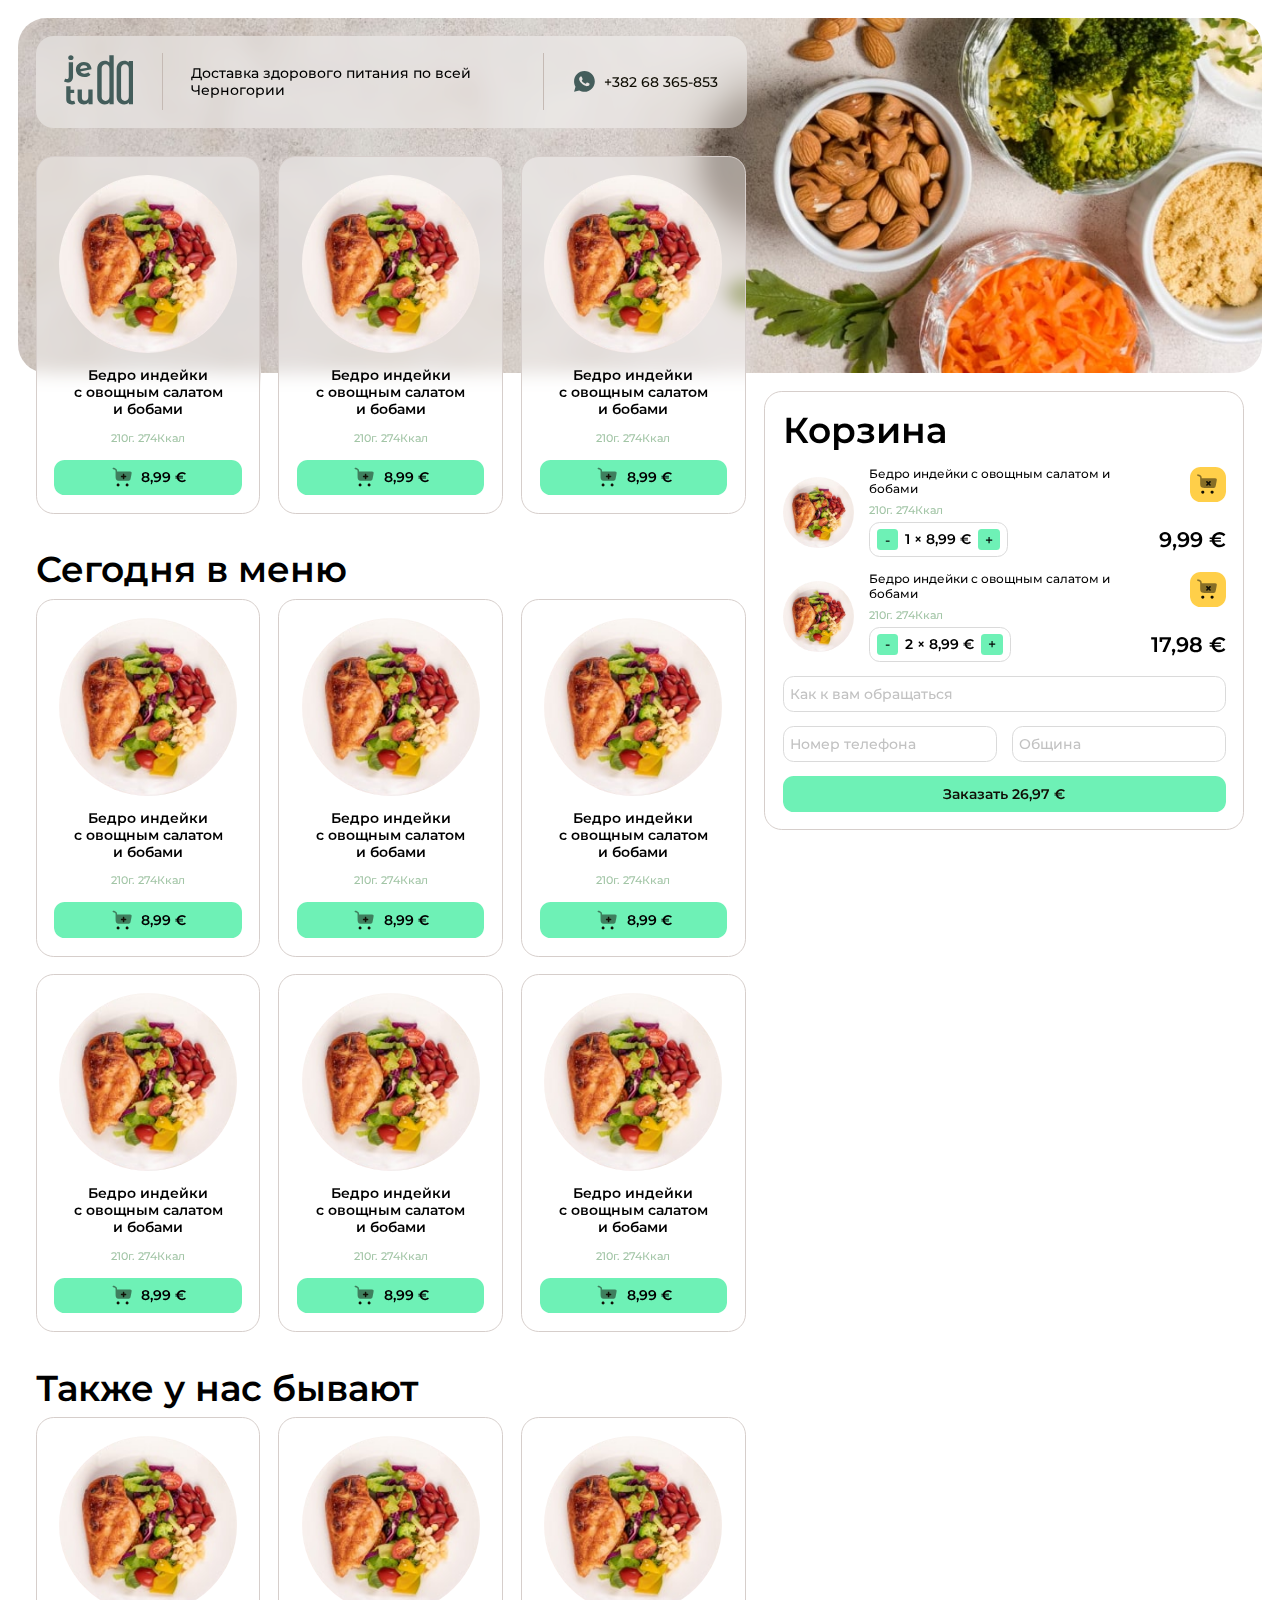
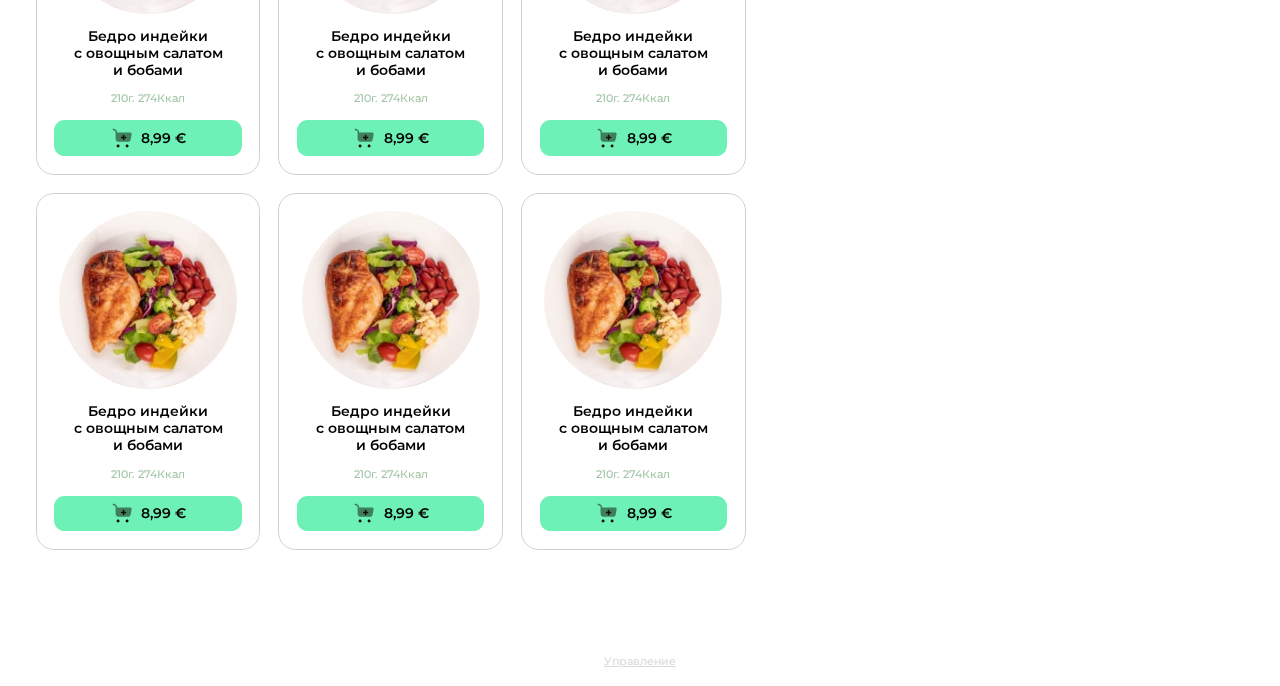
<file: not-empty-cart.html>
<!DOCTYPE html>
<html lang="ru">
<head>
    <meta charset="UTF-8">
    <meta name="viewport" content="width=device-width, initial-scale=1.0">
    <title>Вёрстка страницы</title>

    <link rel="stylesheet" href="assets/css/main.css">
</head>
<body>

    <img class="background_banner" src="assets/imgs/toper-background.jpg" alt="Фоновое изображение" width="1400" height="400">

    <h1 class="hidden">Доставка здорового питания по всей Черногории | Jeda-Tuda</h1>

    <header class="header">
        <a href="" class="header_logo" aria-label="ссылка на главную страницу">
            <svg class="header_logo-img" xmlns="http://www.w3.org/2000/svg" width="79" height="56" viewBox="0 0 79 56" fill="none">
                <path d="M3.92562 30.8546C2.20881 30.8546 0.900275 30.5426 0 29.9187L1.31901 26.3933C1.8843 26.7885 2.57521 26.9861 3.39173 26.9861C4.01983 26.9861 4.51184 26.7781 4.86777 26.3621C5.22369 25.9669 5.40165 25.3638 5.40165 24.5526V7.76825H10.3008V24.5215C10.3008 26.4765 9.73553 28.0156 8.60495 29.1387C7.49531 30.2826 5.93553 30.8546 3.92562 30.8546ZM7.85124 5.42841C6.95096 5.42841 6.21818 5.16843 5.65289 4.64847C5.0876 4.12851 4.80496 3.48375 4.80496 2.71421C4.80496 1.94466 5.0876 1.29991 5.65289 0.779945C6.21818 0.259982 6.95096 0 7.85124 0C8.75151 0 9.48429 0.249583 10.0496 0.748748C10.6149 1.24791 10.8975 1.87187 10.8975 2.62061C10.8975 3.43176 10.6149 4.10771 10.0496 4.64847C9.48429 5.16843 8.75151 5.42841 7.85124 5.42841Z" fill="#445D5B"/>
                <path d="M23.3226 20.9025C24.2019 20.9025 24.9766 20.7777 25.6466 20.5281C26.3375 20.2578 26.976 19.8418 27.5623 19.2802L30.1689 22.088C28.5777 23.8975 26.2537 24.8022 23.197 24.8022C21.2917 24.8022 19.6063 24.4383 18.1408 23.7103C16.6752 22.9616 15.5446 21.932 14.749 20.6217C13.9534 19.3114 13.5556 17.8243 13.5556 16.1604C13.5556 14.5174 13.943 13.0407 14.7176 11.7304C15.5132 10.3993 16.5915 9.36973 17.9523 8.64178C19.3342 7.89304 20.8835 7.51866 22.6003 7.51866C24.2124 7.51866 25.678 7.86184 26.997 8.54819C28.316 9.21374 29.3628 10.1913 30.1375 11.4808C30.9331 12.7495 31.3309 14.2574 31.3309 16.0045L18.8317 18.4067C19.1876 19.2386 19.7424 19.8626 20.4961 20.2786C21.2708 20.6945 22.2129 20.9025 23.3226 20.9025ZM22.6003 11.2C21.365 11.2 20.3601 11.5952 19.5854 12.3855C18.8107 13.1759 18.4025 14.2678 18.3606 15.6613L26.5887 14.0702C26.3584 13.1967 25.8873 12.4999 25.1755 11.9799C24.4636 11.46 23.6052 11.2 22.6003 11.2Z" fill="#445D5B"/>
                <path d="M12.8268 54.9393C12.3453 55.2929 11.7486 55.5632 11.0368 55.7504C10.3458 55.9168 9.62353 56 8.86981 56C6.83896 56 5.27918 55.4904 4.19047 54.4713C3.10177 53.4522 2.55742 51.9547 2.55742 49.9788V35.2535H7.45659V39.3404H11.6334V43.0841H7.45659V49.9164C7.45659 50.6236 7.63455 51.1747 7.99047 51.5699C8.3464 51.9443 8.85934 52.1315 9.52931 52.1315C10.283 52.1315 10.953 51.9235 11.5392 51.5075L12.8268 54.9393Z" fill="#445D5B"/>
                <path d="M32.6154 38.966V55.7504H27.9675V53.7538C27.3184 54.4817 26.5438 55.0433 25.6435 55.4384C24.7432 55.8128 23.7697 56 22.7228 56C20.5035 56 18.7449 55.3656 17.4468 54.0969C16.1487 52.8282 15.4997 50.946 15.4997 48.4501V38.966H20.3989V47.7326C20.3989 50.4364 21.5399 51.7883 23.822 51.7883C24.9945 51.7883 25.9366 51.4139 26.6484 50.6652C27.3603 49.8956 27.7162 48.7621 27.7162 47.2646V38.966H32.6154Z" fill="#445D5B"/>
                <path d="M56.6425 0V55.7467H51.8681V53.7835C50.6291 55.2612 48.8347 56 46.4849 56C44.8614 56 43.3874 55.6411 42.063 54.9234C40.7599 54.2057 39.7346 53.1818 38.9869 51.8519C38.2468 50.5354 37.873 49.0121 37.8655 47.282C37.8654 47.2643 37.8654 14.9953 37.8654 14.9775C37.8654 13.2254 38.2392 11.6844 38.9869 10.3544C39.7346 9.0245 40.7599 8.00067 42.063 7.28293C43.3874 6.5652 44.8614 6.20633 46.4849 6.20633C48.6852 6.20633 50.4048 6.8924 51.6438 8.26455V0H56.6425ZM47.3501 51.9469C48.6104 51.9469 49.6571 51.5247 50.4902 50.6803C51.313 49.8255 51.7295 48.6927 51.7397 47.282C51.7399 47.2643 51.7399 14.9953 51.7399 14.9775C51.7399 13.542 51.3234 12.4021 50.4902 11.5577C49.6571 10.6922 48.6104 10.2594 47.3501 10.2594C46.0683 10.2594 45.0109 10.6922 44.1778 11.5577C43.3447 12.4021 42.9281 13.542 42.9281 14.9775C42.9281 14.9953 42.9282 47.2643 42.9283 47.282C42.9385 48.6927 43.355 49.8255 44.1778 50.6803C45.0109 51.5247 46.0683 51.9469 47.3501 51.9469Z" fill="#445D5B"/>
                <path d="M78.7643 6.45964V55.7467H73.9899V53.7835C72.7509 55.2612 70.9565 56 68.6067 56C66.9832 56 65.5092 55.6411 64.1848 54.9234C62.8817 54.2057 61.8563 53.1818 61.1087 51.8519C60.3686 50.5354 59.9948 49.0121 59.9873 47.282C59.9872 47.2643 59.9872 14.9953 59.9872 14.9775C59.9872 13.2254 60.361 11.6844 61.1087 10.3544C61.8563 9.0245 62.8817 8.00067 64.1848 7.28293C65.5092 6.5652 66.9832 6.20633 68.6067 6.20633C70.807 6.20633 72.5266 6.8924 73.7656 8.26455V6.45964H78.7643ZM69.4718 51.9469C70.7322 51.9469 71.7789 51.5247 72.612 50.6803C73.4348 49.8255 73.8513 48.6927 73.8615 47.282C73.8616 47.2643 73.8617 14.9953 73.8617 14.9775C73.8617 13.542 73.4452 12.4021 72.612 11.5577C71.7789 10.6922 70.7322 10.2594 69.4718 10.2594C68.1901 10.2594 67.1327 10.6922 66.2996 11.5577C65.4665 12.4021 65.0499 13.542 65.0499 14.9775C65.0499 14.9953 65.05 47.2643 65.0501 47.282C65.0603 48.6927 65.4768 49.8255 66.2996 50.6803C67.1327 51.5247 68.1901 51.9469 69.4718 51.9469Z" fill="#445D5B"/>
            </svg>
        </a>

        <div class="header_separator"></div>

        <h2 class="header_description">
            Доставка здорового питания по&nbsp;всей Черногории
        </h2>

        <div class="header_separator"></div>

        <a href="https://wa.me/38268365853" target="_blank" rel="noopener noreferrer" class="header_contact" aria-label="Телефон для связи по WhatsApp">
            <svg class="header_contact-icon" xmlns="http://www.w3.org/2000/svg" width="28" height="28" viewBox="0 0 28 28" fill="none">
                <path d="M14.0012 2.33325C20.4447 2.33325 25.6678 7.55642 25.6678 13.9999C25.6678 20.4434 20.4447 25.6666 14.0012 25.6666C11.9394 25.6699 9.91392 25.1243 8.13282 24.0858L2.33916 25.6666L3.91649 19.8706C2.8771 18.0889 2.33104 16.0626 2.33449 13.9999C2.33449 7.55642 7.55766 2.33325 14.0012 2.33325ZM10.0252 8.51659L9.79182 8.52592C9.64076 8.53512 9.49313 8.5748 9.35782 8.64259C9.23126 8.71425 9.11573 8.80385 9.01482 8.90859C8.87482 9.04042 8.79549 9.15475 8.71032 9.26558C8.2788 9.82664 8.04646 10.5155 8.04999 11.2233C8.05232 11.7949 8.20166 12.3514 8.43499 12.8718C8.91216 13.9241 9.69732 15.0383 10.7333 16.0708C10.983 16.3193 11.228 16.5689 11.4917 16.8011C12.7789 17.9345 14.313 18.7518 15.9717 19.1881L16.6343 19.2896C16.8502 19.3013 17.066 19.2849 17.283 19.2744C17.6228 19.2569 17.9545 19.1649 18.2548 19.0049C18.4076 18.9262 18.5567 18.8406 18.7017 18.7483C18.7017 18.7483 18.7518 18.7156 18.8475 18.6433C19.005 18.5266 19.1018 18.4438 19.2325 18.3073C19.3293 18.2069 19.4133 18.0891 19.4775 17.9549C19.5685 17.7648 19.6595 17.4019 19.6968 17.0998C19.7248 16.8688 19.7167 16.7428 19.7132 16.6646C19.7085 16.5398 19.6047 16.4103 19.4915 16.3554L18.8125 16.0509C18.8125 16.0509 17.7975 15.6088 17.1768 15.3264C17.1119 15.2981 17.0423 15.2818 16.9715 15.2786C16.8917 15.2704 16.811 15.2794 16.7349 15.3049C16.6589 15.3305 16.5892 15.372 16.5305 15.4268C16.5247 15.4244 16.4465 15.4909 15.603 16.5129C15.5546 16.578 15.4879 16.6271 15.4114 16.6542C15.335 16.6812 15.2522 16.6848 15.1737 16.6646C15.0977 16.6442 15.0232 16.6185 14.9508 16.5876C14.8062 16.5269 14.756 16.5036 14.6568 16.4616C13.9872 16.1694 13.3673 15.7746 12.8193 15.2914C12.6723 15.1631 12.5358 15.0231 12.3958 14.8878C11.9368 14.4482 11.5368 13.9509 11.2058 13.4084L11.137 13.2976C11.0875 13.2231 11.0476 13.1428 11.018 13.0584C10.9737 12.8869 11.0892 12.7493 11.0892 12.7493C11.0892 12.7493 11.3727 12.4389 11.5045 12.2709C11.6328 12.1076 11.7413 11.9489 11.8113 11.8358C11.949 11.6141 11.9922 11.3866 11.9198 11.2104C11.5932 10.4124 11.2548 9.61792 10.9072 8.82925C10.8383 8.67292 10.6342 8.56092 10.4487 8.53875C10.3857 8.53175 10.3227 8.52475 10.2597 8.52008C10.103 8.5123 9.94598 8.51386 9.78949 8.52475L10.024 8.51542L10.0252 8.51659Z" fill="#445D5B"/>
            </svg>

            <span class="header_contact-text">
                +382 68 365-853
            </span>
        </a>

    </header>

    <div class="main-page">
        <main class="main-page_content">
            <section class="products-grid hidden-mob">
                <h2 class="hidden"></h2>

                <div class="products-grid_grid">
                    <article class="product-card">
                        <picture class="product-card_preview">
                            <source srcset="assets/imgs/product-images-2x.jpg" type="image/jpeg" media="max-width: 920px"/>
                            <img src="assets/imgs/product-images.jpg" alt="Бедро индейки с овощным салатом и бобами" width="200px" height="200px">
                        </picture>

                        <h2 class="product-card_title">
                            Бедро индейки с&nbsp;овощным салатом и&nbsp;бобами
                        </h2>

                        <p class="product-card_info">
                            210г. 274Ккал
                        </p>

                        <button class="product-card_button" type="button" aria-label="Добавить в корзину за 8,99 €">
                            <svg class="product-card_button-icon" xmlns="http://www.w3.org/2000/svg" width="29" height="28" viewBox="0 0 29 28" fill="none">
                                <path d="M9.4165 21C9.88063 21 10.3258 21.1844 10.6539 21.5126C10.9821 21.8408 11.1665 22.2859 11.1665 22.75C11.1665 23.2141 10.9821 23.6592 10.6539 23.9874C10.3258 24.3156 9.88063 24.5 9.4165 24.5C8.95238 24.5 8.50726 24.3156 8.17907 23.9874C7.85088 23.6592 7.6665 23.2141 7.6665 22.75C7.6665 22.2859 7.85088 21.8408 8.17907 21.5126C8.50726 21.1844 8.95238 21 9.4165 21ZM19.9165 21C20.3806 21 20.8258 21.1844 21.1539 21.5126C21.4821 21.8408 21.6665 22.2859 21.6665 22.75C21.6665 23.2141 21.4821 23.6592 21.1539 23.9874C20.8258 24.3156 20.3806 24.5 19.9165 24.5C19.4524 24.5 19.0073 24.3156 18.6791 23.9874C18.3509 23.6592 18.1665 23.2141 18.1665 22.75C18.1665 22.2859 18.3509 21.8408 18.6791 21.5126C19.0073 21.1844 19.4524 21 19.9165 21Z" fill="#100E05"/>
                                <path opacity="0.5" d="M3.09767 3.20953C3.1746 2.99064 3.33531 2.81126 3.54446 2.71084C3.75361 2.61042 3.99409 2.59718 4.21301 2.67403L4.56417 2.79769C5.28401 3.05086 5.89417 3.26553 6.37601 3.50119C6.88934 3.75436 7.33034 4.06469 7.66167 4.55003C7.99067 5.03069 8.12717 5.55919 8.18901 6.13903C8.21701 6.39803 8.23217 6.68503 8.24034 7.00003H20.6513C22.6172 7.00003 24.387 7.00003 24.905 7.67319C25.423 8.34636 25.22 9.36136 24.8152 11.3902L24.2318 14.2194C23.8643 16.002 23.6812 16.8945 23.0372 17.4184C22.3932 17.9434 21.4832 17.9434 19.662 17.9434H13.4752C10.2202 17.9434 8.59384 17.9434 7.58351 16.877C6.57317 15.8107 6.49851 14.679 6.49851 11.2467V8.21103C6.49851 7.34769 6.49851 6.77019 6.44951 6.32686C6.40284 5.90336 6.32234 5.69103 6.21617 5.53703C6.11467 5.38653 5.95951 5.24536 5.60484 5.07269C5.22801 4.88836 4.71584 4.70636 3.93651 4.43219L3.63317 4.32603C3.52455 4.28806 3.42448 4.22904 3.3387 4.15235C3.25291 4.07566 3.1831 3.9828 3.13325 3.8791C3.0834 3.77539 3.05449 3.66287 3.04819 3.54797C3.04188 3.43308 3.0583 3.31807 3.09651 3.20953H3.09767Z" fill="#100E05"/>
                                <path d="M16.7078 10.5C16.7078 10.2679 16.6157 10.0454 16.4516 9.88128C16.2875 9.71719 16.0649 9.625 15.8328 9.625C15.6008 9.625 15.3782 9.71719 15.2141 9.88128C15.05 10.0454 14.9578 10.2679 14.9578 10.5V11.9583H13.4995C13.2674 11.9583 13.0449 12.0505 12.8808 12.2146C12.7167 12.3787 12.6245 12.6013 12.6245 12.8333C12.6245 13.0654 12.7167 13.288 12.8808 13.4521C13.0449 13.6161 13.2674 13.7083 13.4995 13.7083H14.9578V15.1667C14.9578 15.3987 15.05 15.6213 15.2141 15.7854C15.3782 15.9495 15.6008 16.0417 15.8328 16.0417C16.0649 16.0417 16.2875 15.9495 16.4516 15.7854C16.6157 15.6213 16.7078 15.3987 16.7078 15.1667V13.7083H18.1662C18.3982 13.7083 18.6208 13.6161 18.7849 13.4521C18.949 13.288 19.0412 13.0654 19.0412 12.8333C19.0412 12.6013 18.949 12.3787 18.7849 12.2146C18.6208 12.0505 18.3982 11.9583 18.1662 11.9583H16.7078V10.5Z" fill="#100E05"/>
                            </svg>

                            <span class="product-card_button-price">8,99 €</span>
                        </button>
                    </article>
                    
                    <article class="product-card">
                        <picture class="product-card_preview">
                            <source srcset="assets/imgs/product-images-2x.jpg" type="image/jpeg" media="max-width: 920px"/>
                            <img src="assets/imgs/product-images.jpg" alt="Бедро индейки с овощным салатом и бобами" width="200px" height="200px">
                        </picture>

                        <h2 class="product-card_title">
                            Бедро индейки с&nbsp;овощным салатом и&nbsp;бобами
                        </h2>

                        <p class="product-card_info">
                            210г. 274Ккал
                        </p>

                        <button class="product-card_button" type="button" aria-label="Добавить в корзину за 8,99 €">
                            <svg class="product-card_button-icon" xmlns="http://www.w3.org/2000/svg" width="29" height="28" viewBox="0 0 29 28" fill="none">
                                <path d="M9.4165 21C9.88063 21 10.3258 21.1844 10.6539 21.5126C10.9821 21.8408 11.1665 22.2859 11.1665 22.75C11.1665 23.2141 10.9821 23.6592 10.6539 23.9874C10.3258 24.3156 9.88063 24.5 9.4165 24.5C8.95238 24.5 8.50726 24.3156 8.17907 23.9874C7.85088 23.6592 7.6665 23.2141 7.6665 22.75C7.6665 22.2859 7.85088 21.8408 8.17907 21.5126C8.50726 21.1844 8.95238 21 9.4165 21ZM19.9165 21C20.3806 21 20.8258 21.1844 21.1539 21.5126C21.4821 21.8408 21.6665 22.2859 21.6665 22.75C21.6665 23.2141 21.4821 23.6592 21.1539 23.9874C20.8258 24.3156 20.3806 24.5 19.9165 24.5C19.4524 24.5 19.0073 24.3156 18.6791 23.9874C18.3509 23.6592 18.1665 23.2141 18.1665 22.75C18.1665 22.2859 18.3509 21.8408 18.6791 21.5126C19.0073 21.1844 19.4524 21 19.9165 21Z" fill="#100E05"/>
                                <path opacity="0.5" d="M3.09767 3.20953C3.1746 2.99064 3.33531 2.81126 3.54446 2.71084C3.75361 2.61042 3.99409 2.59718 4.21301 2.67403L4.56417 2.79769C5.28401 3.05086 5.89417 3.26553 6.37601 3.50119C6.88934 3.75436 7.33034 4.06469 7.66167 4.55003C7.99067 5.03069 8.12717 5.55919 8.18901 6.13903C8.21701 6.39803 8.23217 6.68503 8.24034 7.00003H20.6513C22.6172 7.00003 24.387 7.00003 24.905 7.67319C25.423 8.34636 25.22 9.36136 24.8152 11.3902L24.2318 14.2194C23.8643 16.002 23.6812 16.8945 23.0372 17.4184C22.3932 17.9434 21.4832 17.9434 19.662 17.9434H13.4752C10.2202 17.9434 8.59384 17.9434 7.58351 16.877C6.57317 15.8107 6.49851 14.679 6.49851 11.2467V8.21103C6.49851 7.34769 6.49851 6.77019 6.44951 6.32686C6.40284 5.90336 6.32234 5.69103 6.21617 5.53703C6.11467 5.38653 5.95951 5.24536 5.60484 5.07269C5.22801 4.88836 4.71584 4.70636 3.93651 4.43219L3.63317 4.32603C3.52455 4.28806 3.42448 4.22904 3.3387 4.15235C3.25291 4.07566 3.1831 3.9828 3.13325 3.8791C3.0834 3.77539 3.05449 3.66287 3.04819 3.54797C3.04188 3.43308 3.0583 3.31807 3.09651 3.20953H3.09767Z" fill="#100E05"/>
                                <path d="M16.7078 10.5C16.7078 10.2679 16.6157 10.0454 16.4516 9.88128C16.2875 9.71719 16.0649 9.625 15.8328 9.625C15.6008 9.625 15.3782 9.71719 15.2141 9.88128C15.05 10.0454 14.9578 10.2679 14.9578 10.5V11.9583H13.4995C13.2674 11.9583 13.0449 12.0505 12.8808 12.2146C12.7167 12.3787 12.6245 12.6013 12.6245 12.8333C12.6245 13.0654 12.7167 13.288 12.8808 13.4521C13.0449 13.6161 13.2674 13.7083 13.4995 13.7083H14.9578V15.1667C14.9578 15.3987 15.05 15.6213 15.2141 15.7854C15.3782 15.9495 15.6008 16.0417 15.8328 16.0417C16.0649 16.0417 16.2875 15.9495 16.4516 15.7854C16.6157 15.6213 16.7078 15.3987 16.7078 15.1667V13.7083H18.1662C18.3982 13.7083 18.6208 13.6161 18.7849 13.4521C18.949 13.288 19.0412 13.0654 19.0412 12.8333C19.0412 12.6013 18.949 12.3787 18.7849 12.2146C18.6208 12.0505 18.3982 11.9583 18.1662 11.9583H16.7078V10.5Z" fill="#100E05"/>
                            </svg>

                            <span class="product-card_button-price">8,99 €</span>
                        </button>
                    </article>
                    
                    <article class="product-card">
                        <picture class="product-card_preview">
                            <source srcset="assets/imgs/product-images-2x.jpg" type="image/jpeg" media="max-width: 920px"/>
                            <img src="assets/imgs/product-images.jpg" alt="Бедро индейки с овощным салатом и бобами" width="200px" height="200px">
                        </picture>

                        <h2 class="product-card_title">
                            Бедро индейки с&nbsp;овощным салатом и&nbsp;бобами
                        </h2>

                        <p class="product-card_info">
                            210г. 274Ккал
                        </p>

                        <button class="product-card_button" type="button" aria-label="Добавить в корзину за 8,99 €">
                            <svg class="product-card_button-icon" xmlns="http://www.w3.org/2000/svg" width="29" height="28" viewBox="0 0 29 28" fill="none">
                                <path d="M9.4165 21C9.88063 21 10.3258 21.1844 10.6539 21.5126C10.9821 21.8408 11.1665 22.2859 11.1665 22.75C11.1665 23.2141 10.9821 23.6592 10.6539 23.9874C10.3258 24.3156 9.88063 24.5 9.4165 24.5C8.95238 24.5 8.50726 24.3156 8.17907 23.9874C7.85088 23.6592 7.6665 23.2141 7.6665 22.75C7.6665 22.2859 7.85088 21.8408 8.17907 21.5126C8.50726 21.1844 8.95238 21 9.4165 21ZM19.9165 21C20.3806 21 20.8258 21.1844 21.1539 21.5126C21.4821 21.8408 21.6665 22.2859 21.6665 22.75C21.6665 23.2141 21.4821 23.6592 21.1539 23.9874C20.8258 24.3156 20.3806 24.5 19.9165 24.5C19.4524 24.5 19.0073 24.3156 18.6791 23.9874C18.3509 23.6592 18.1665 23.2141 18.1665 22.75C18.1665 22.2859 18.3509 21.8408 18.6791 21.5126C19.0073 21.1844 19.4524 21 19.9165 21Z" fill="#100E05"/>
                                <path opacity="0.5" d="M3.09767 3.20953C3.1746 2.99064 3.33531 2.81126 3.54446 2.71084C3.75361 2.61042 3.99409 2.59718 4.21301 2.67403L4.56417 2.79769C5.28401 3.05086 5.89417 3.26553 6.37601 3.50119C6.88934 3.75436 7.33034 4.06469 7.66167 4.55003C7.99067 5.03069 8.12717 5.55919 8.18901 6.13903C8.21701 6.39803 8.23217 6.68503 8.24034 7.00003H20.6513C22.6172 7.00003 24.387 7.00003 24.905 7.67319C25.423 8.34636 25.22 9.36136 24.8152 11.3902L24.2318 14.2194C23.8643 16.002 23.6812 16.8945 23.0372 17.4184C22.3932 17.9434 21.4832 17.9434 19.662 17.9434H13.4752C10.2202 17.9434 8.59384 17.9434 7.58351 16.877C6.57317 15.8107 6.49851 14.679 6.49851 11.2467V8.21103C6.49851 7.34769 6.49851 6.77019 6.44951 6.32686C6.40284 5.90336 6.32234 5.69103 6.21617 5.53703C6.11467 5.38653 5.95951 5.24536 5.60484 5.07269C5.22801 4.88836 4.71584 4.70636 3.93651 4.43219L3.63317 4.32603C3.52455 4.28806 3.42448 4.22904 3.3387 4.15235C3.25291 4.07566 3.1831 3.9828 3.13325 3.8791C3.0834 3.77539 3.05449 3.66287 3.04819 3.54797C3.04188 3.43308 3.0583 3.31807 3.09651 3.20953H3.09767Z" fill="#100E05"/>
                                <path d="M16.7078 10.5C16.7078 10.2679 16.6157 10.0454 16.4516 9.88128C16.2875 9.71719 16.0649 9.625 15.8328 9.625C15.6008 9.625 15.3782 9.71719 15.2141 9.88128C15.05 10.0454 14.9578 10.2679 14.9578 10.5V11.9583H13.4995C13.2674 11.9583 13.0449 12.0505 12.8808 12.2146C12.7167 12.3787 12.6245 12.6013 12.6245 12.8333C12.6245 13.0654 12.7167 13.288 12.8808 13.4521C13.0449 13.6161 13.2674 13.7083 13.4995 13.7083H14.9578V15.1667C14.9578 15.3987 15.05 15.6213 15.2141 15.7854C15.3782 15.9495 15.6008 16.0417 15.8328 16.0417C16.0649 16.0417 16.2875 15.9495 16.4516 15.7854C16.6157 15.6213 16.7078 15.3987 16.7078 15.1667V13.7083H18.1662C18.3982 13.7083 18.6208 13.6161 18.7849 13.4521C18.949 13.288 19.0412 13.0654 19.0412 12.8333C19.0412 12.6013 18.949 12.3787 18.7849 12.2146C18.6208 12.0505 18.3982 11.9583 18.1662 11.9583H16.7078V10.5Z" fill="#100E05"/>
                            </svg>

                            <span class="product-card_button-price">8,99 €</span>
                        </button>
                    </article>
                </div>
            </section>
            
            <section class="products-grid">
                <h2 class="products-grid_title">Сегодня в меню</h2>

                <div class="products-grid_grid">
                    <article class="product-card">
                        <picture class="product-card_preview">
                            <source srcset="assets/imgs/product-images-2x.jpg" type="image/jpeg" media="max-width: 920px"/>
                            <img src="assets/imgs/product-images.jpg" alt="Бедро индейки с овощным салатом и бобами" width="200px" height="200px">
                        </picture>

                        <h2 class="product-card_title">
                            Бедро индейки с&nbsp;овощным салатом и&nbsp;бобами
                        </h2>

                        <p class="product-card_info">
                            210г. 274Ккал
                        </p>

                        <button class="product-card_button" type="button" aria-label="Добавить в корзину за 8,99 €">
                            <svg class="product-card_button-icon" xmlns="http://www.w3.org/2000/svg" width="29" height="28" viewBox="0 0 29 28" fill="none">
                                <path d="M9.4165 21C9.88063 21 10.3258 21.1844 10.6539 21.5126C10.9821 21.8408 11.1665 22.2859 11.1665 22.75C11.1665 23.2141 10.9821 23.6592 10.6539 23.9874C10.3258 24.3156 9.88063 24.5 9.4165 24.5C8.95238 24.5 8.50726 24.3156 8.17907 23.9874C7.85088 23.6592 7.6665 23.2141 7.6665 22.75C7.6665 22.2859 7.85088 21.8408 8.17907 21.5126C8.50726 21.1844 8.95238 21 9.4165 21ZM19.9165 21C20.3806 21 20.8258 21.1844 21.1539 21.5126C21.4821 21.8408 21.6665 22.2859 21.6665 22.75C21.6665 23.2141 21.4821 23.6592 21.1539 23.9874C20.8258 24.3156 20.3806 24.5 19.9165 24.5C19.4524 24.5 19.0073 24.3156 18.6791 23.9874C18.3509 23.6592 18.1665 23.2141 18.1665 22.75C18.1665 22.2859 18.3509 21.8408 18.6791 21.5126C19.0073 21.1844 19.4524 21 19.9165 21Z" fill="#100E05"/>
                                <path opacity="0.5" d="M3.09767 3.20953C3.1746 2.99064 3.33531 2.81126 3.54446 2.71084C3.75361 2.61042 3.99409 2.59718 4.21301 2.67403L4.56417 2.79769C5.28401 3.05086 5.89417 3.26553 6.37601 3.50119C6.88934 3.75436 7.33034 4.06469 7.66167 4.55003C7.99067 5.03069 8.12717 5.55919 8.18901 6.13903C8.21701 6.39803 8.23217 6.68503 8.24034 7.00003H20.6513C22.6172 7.00003 24.387 7.00003 24.905 7.67319C25.423 8.34636 25.22 9.36136 24.8152 11.3902L24.2318 14.2194C23.8643 16.002 23.6812 16.8945 23.0372 17.4184C22.3932 17.9434 21.4832 17.9434 19.662 17.9434H13.4752C10.2202 17.9434 8.59384 17.9434 7.58351 16.877C6.57317 15.8107 6.49851 14.679 6.49851 11.2467V8.21103C6.49851 7.34769 6.49851 6.77019 6.44951 6.32686C6.40284 5.90336 6.32234 5.69103 6.21617 5.53703C6.11467 5.38653 5.95951 5.24536 5.60484 5.07269C5.22801 4.88836 4.71584 4.70636 3.93651 4.43219L3.63317 4.32603C3.52455 4.28806 3.42448 4.22904 3.3387 4.15235C3.25291 4.07566 3.1831 3.9828 3.13325 3.8791C3.0834 3.77539 3.05449 3.66287 3.04819 3.54797C3.04188 3.43308 3.0583 3.31807 3.09651 3.20953H3.09767Z" fill="#100E05"/>
                                <path d="M16.7078 10.5C16.7078 10.2679 16.6157 10.0454 16.4516 9.88128C16.2875 9.71719 16.0649 9.625 15.8328 9.625C15.6008 9.625 15.3782 9.71719 15.2141 9.88128C15.05 10.0454 14.9578 10.2679 14.9578 10.5V11.9583H13.4995C13.2674 11.9583 13.0449 12.0505 12.8808 12.2146C12.7167 12.3787 12.6245 12.6013 12.6245 12.8333C12.6245 13.0654 12.7167 13.288 12.8808 13.4521C13.0449 13.6161 13.2674 13.7083 13.4995 13.7083H14.9578V15.1667C14.9578 15.3987 15.05 15.6213 15.2141 15.7854C15.3782 15.9495 15.6008 16.0417 15.8328 16.0417C16.0649 16.0417 16.2875 15.9495 16.4516 15.7854C16.6157 15.6213 16.7078 15.3987 16.7078 15.1667V13.7083H18.1662C18.3982 13.7083 18.6208 13.6161 18.7849 13.4521C18.949 13.288 19.0412 13.0654 19.0412 12.8333C19.0412 12.6013 18.949 12.3787 18.7849 12.2146C18.6208 12.0505 18.3982 11.9583 18.1662 11.9583H16.7078V10.5Z" fill="#100E05"/>
                            </svg>

                            <span class="product-card_button-price">8,99 €</span>
                        </button>
                    </article>
                    
                    <article class="product-card">
                        <picture class="product-card_preview">
                            <source srcset="assets/imgs/product-images-2x.jpg" type="image/jpeg" media="max-width: 920px"/>
                            <img src="assets/imgs/product-images.jpg" alt="Бедро индейки с овощным салатом и бобами" width="200px" height="200px">
                        </picture>

                        <h2 class="product-card_title">
                            Бедро индейки с&nbsp;овощным салатом и&nbsp;бобами
                        </h2>

                        <p class="product-card_info">
                            210г. 274Ккал
                        </p>

                        <button class="product-card_button" type="button" aria-label="Добавить в корзину за 8,99 €">
                            <svg class="product-card_button-icon" xmlns="http://www.w3.org/2000/svg" width="29" height="28" viewBox="0 0 29 28" fill="none">
                                <path d="M9.4165 21C9.88063 21 10.3258 21.1844 10.6539 21.5126C10.9821 21.8408 11.1665 22.2859 11.1665 22.75C11.1665 23.2141 10.9821 23.6592 10.6539 23.9874C10.3258 24.3156 9.88063 24.5 9.4165 24.5C8.95238 24.5 8.50726 24.3156 8.17907 23.9874C7.85088 23.6592 7.6665 23.2141 7.6665 22.75C7.6665 22.2859 7.85088 21.8408 8.17907 21.5126C8.50726 21.1844 8.95238 21 9.4165 21ZM19.9165 21C20.3806 21 20.8258 21.1844 21.1539 21.5126C21.4821 21.8408 21.6665 22.2859 21.6665 22.75C21.6665 23.2141 21.4821 23.6592 21.1539 23.9874C20.8258 24.3156 20.3806 24.5 19.9165 24.5C19.4524 24.5 19.0073 24.3156 18.6791 23.9874C18.3509 23.6592 18.1665 23.2141 18.1665 22.75C18.1665 22.2859 18.3509 21.8408 18.6791 21.5126C19.0073 21.1844 19.4524 21 19.9165 21Z" fill="#100E05"/>
                                <path opacity="0.5" d="M3.09767 3.20953C3.1746 2.99064 3.33531 2.81126 3.54446 2.71084C3.75361 2.61042 3.99409 2.59718 4.21301 2.67403L4.56417 2.79769C5.28401 3.05086 5.89417 3.26553 6.37601 3.50119C6.88934 3.75436 7.33034 4.06469 7.66167 4.55003C7.99067 5.03069 8.12717 5.55919 8.18901 6.13903C8.21701 6.39803 8.23217 6.68503 8.24034 7.00003H20.6513C22.6172 7.00003 24.387 7.00003 24.905 7.67319C25.423 8.34636 25.22 9.36136 24.8152 11.3902L24.2318 14.2194C23.8643 16.002 23.6812 16.8945 23.0372 17.4184C22.3932 17.9434 21.4832 17.9434 19.662 17.9434H13.4752C10.2202 17.9434 8.59384 17.9434 7.58351 16.877C6.57317 15.8107 6.49851 14.679 6.49851 11.2467V8.21103C6.49851 7.34769 6.49851 6.77019 6.44951 6.32686C6.40284 5.90336 6.32234 5.69103 6.21617 5.53703C6.11467 5.38653 5.95951 5.24536 5.60484 5.07269C5.22801 4.88836 4.71584 4.70636 3.93651 4.43219L3.63317 4.32603C3.52455 4.28806 3.42448 4.22904 3.3387 4.15235C3.25291 4.07566 3.1831 3.9828 3.13325 3.8791C3.0834 3.77539 3.05449 3.66287 3.04819 3.54797C3.04188 3.43308 3.0583 3.31807 3.09651 3.20953H3.09767Z" fill="#100E05"/>
                                <path d="M16.7078 10.5C16.7078 10.2679 16.6157 10.0454 16.4516 9.88128C16.2875 9.71719 16.0649 9.625 15.8328 9.625C15.6008 9.625 15.3782 9.71719 15.2141 9.88128C15.05 10.0454 14.9578 10.2679 14.9578 10.5V11.9583H13.4995C13.2674 11.9583 13.0449 12.0505 12.8808 12.2146C12.7167 12.3787 12.6245 12.6013 12.6245 12.8333C12.6245 13.0654 12.7167 13.288 12.8808 13.4521C13.0449 13.6161 13.2674 13.7083 13.4995 13.7083H14.9578V15.1667C14.9578 15.3987 15.05 15.6213 15.2141 15.7854C15.3782 15.9495 15.6008 16.0417 15.8328 16.0417C16.0649 16.0417 16.2875 15.9495 16.4516 15.7854C16.6157 15.6213 16.7078 15.3987 16.7078 15.1667V13.7083H18.1662C18.3982 13.7083 18.6208 13.6161 18.7849 13.4521C18.949 13.288 19.0412 13.0654 19.0412 12.8333C19.0412 12.6013 18.949 12.3787 18.7849 12.2146C18.6208 12.0505 18.3982 11.9583 18.1662 11.9583H16.7078V10.5Z" fill="#100E05"/>
                            </svg>

                            <span class="product-card_button-price">8,99 €</span>
                        </button>
                    </article>
                    
                    <article class="product-card">
                        <picture class="product-card_preview">
                            <source srcset="assets/imgs/product-images-2x.jpg" type="image/jpeg" media="max-width: 920px"/>
                            <img src="assets/imgs/product-images.jpg" alt="Бедро индейки с овощным салатом и бобами" width="200px" height="200px">
                        </picture>

                        <h2 class="product-card_title">
                            Бедро индейки с&nbsp;овощным салатом и&nbsp;бобами
                        </h2>

                        <p class="product-card_info">
                            210г. 274Ккал
                        </p>

                        <button class="product-card_button" type="button" aria-label="Добавить в корзину за 8,99 €">
                            <svg class="product-card_button-icon" xmlns="http://www.w3.org/2000/svg" width="29" height="28" viewBox="0 0 29 28" fill="none">
                                <path d="M9.4165 21C9.88063 21 10.3258 21.1844 10.6539 21.5126C10.9821 21.8408 11.1665 22.2859 11.1665 22.75C11.1665 23.2141 10.9821 23.6592 10.6539 23.9874C10.3258 24.3156 9.88063 24.5 9.4165 24.5C8.95238 24.5 8.50726 24.3156 8.17907 23.9874C7.85088 23.6592 7.6665 23.2141 7.6665 22.75C7.6665 22.2859 7.85088 21.8408 8.17907 21.5126C8.50726 21.1844 8.95238 21 9.4165 21ZM19.9165 21C20.3806 21 20.8258 21.1844 21.1539 21.5126C21.4821 21.8408 21.6665 22.2859 21.6665 22.75C21.6665 23.2141 21.4821 23.6592 21.1539 23.9874C20.8258 24.3156 20.3806 24.5 19.9165 24.5C19.4524 24.5 19.0073 24.3156 18.6791 23.9874C18.3509 23.6592 18.1665 23.2141 18.1665 22.75C18.1665 22.2859 18.3509 21.8408 18.6791 21.5126C19.0073 21.1844 19.4524 21 19.9165 21Z" fill="#100E05"/>
                                <path opacity="0.5" d="M3.09767 3.20953C3.1746 2.99064 3.33531 2.81126 3.54446 2.71084C3.75361 2.61042 3.99409 2.59718 4.21301 2.67403L4.56417 2.79769C5.28401 3.05086 5.89417 3.26553 6.37601 3.50119C6.88934 3.75436 7.33034 4.06469 7.66167 4.55003C7.99067 5.03069 8.12717 5.55919 8.18901 6.13903C8.21701 6.39803 8.23217 6.68503 8.24034 7.00003H20.6513C22.6172 7.00003 24.387 7.00003 24.905 7.67319C25.423 8.34636 25.22 9.36136 24.8152 11.3902L24.2318 14.2194C23.8643 16.002 23.6812 16.8945 23.0372 17.4184C22.3932 17.9434 21.4832 17.9434 19.662 17.9434H13.4752C10.2202 17.9434 8.59384 17.9434 7.58351 16.877C6.57317 15.8107 6.49851 14.679 6.49851 11.2467V8.21103C6.49851 7.34769 6.49851 6.77019 6.44951 6.32686C6.40284 5.90336 6.32234 5.69103 6.21617 5.53703C6.11467 5.38653 5.95951 5.24536 5.60484 5.07269C5.22801 4.88836 4.71584 4.70636 3.93651 4.43219L3.63317 4.32603C3.52455 4.28806 3.42448 4.22904 3.3387 4.15235C3.25291 4.07566 3.1831 3.9828 3.13325 3.8791C3.0834 3.77539 3.05449 3.66287 3.04819 3.54797C3.04188 3.43308 3.0583 3.31807 3.09651 3.20953H3.09767Z" fill="#100E05"/>
                                <path d="M16.7078 10.5C16.7078 10.2679 16.6157 10.0454 16.4516 9.88128C16.2875 9.71719 16.0649 9.625 15.8328 9.625C15.6008 9.625 15.3782 9.71719 15.2141 9.88128C15.05 10.0454 14.9578 10.2679 14.9578 10.5V11.9583H13.4995C13.2674 11.9583 13.0449 12.0505 12.8808 12.2146C12.7167 12.3787 12.6245 12.6013 12.6245 12.8333C12.6245 13.0654 12.7167 13.288 12.8808 13.4521C13.0449 13.6161 13.2674 13.7083 13.4995 13.7083H14.9578V15.1667C14.9578 15.3987 15.05 15.6213 15.2141 15.7854C15.3782 15.9495 15.6008 16.0417 15.8328 16.0417C16.0649 16.0417 16.2875 15.9495 16.4516 15.7854C16.6157 15.6213 16.7078 15.3987 16.7078 15.1667V13.7083H18.1662C18.3982 13.7083 18.6208 13.6161 18.7849 13.4521C18.949 13.288 19.0412 13.0654 19.0412 12.8333C19.0412 12.6013 18.949 12.3787 18.7849 12.2146C18.6208 12.0505 18.3982 11.9583 18.1662 11.9583H16.7078V10.5Z" fill="#100E05"/>
                            </svg>

                            <span class="product-card_button-price">8,99 €</span>
                        </button>
                    </article>
                    
                    <article class="product-card">
                        <picture class="product-card_preview">
                            <source srcset="assets/imgs/product-images-2x.jpg" type="image/jpeg" media="max-width: 920px"/>
                            <img src="assets/imgs/product-images.jpg" alt="Бедро индейки с овощным салатом и бобами" width="200px" height="200px">
                        </picture>

                        <h2 class="product-card_title">
                            Бедро индейки с&nbsp;овощным салатом и&nbsp;бобами
                        </h2>

                        <p class="product-card_info">
                            210г. 274Ккал
                        </p>

                        <button class="product-card_button" type="button" aria-label="Добавить в корзину за 8,99 €">
                            <svg class="product-card_button-icon" xmlns="http://www.w3.org/2000/svg" width="29" height="28" viewBox="0 0 29 28" fill="none">
                                <path d="M9.4165 21C9.88063 21 10.3258 21.1844 10.6539 21.5126C10.9821 21.8408 11.1665 22.2859 11.1665 22.75C11.1665 23.2141 10.9821 23.6592 10.6539 23.9874C10.3258 24.3156 9.88063 24.5 9.4165 24.5C8.95238 24.5 8.50726 24.3156 8.17907 23.9874C7.85088 23.6592 7.6665 23.2141 7.6665 22.75C7.6665 22.2859 7.85088 21.8408 8.17907 21.5126C8.50726 21.1844 8.95238 21 9.4165 21ZM19.9165 21C20.3806 21 20.8258 21.1844 21.1539 21.5126C21.4821 21.8408 21.6665 22.2859 21.6665 22.75C21.6665 23.2141 21.4821 23.6592 21.1539 23.9874C20.8258 24.3156 20.3806 24.5 19.9165 24.5C19.4524 24.5 19.0073 24.3156 18.6791 23.9874C18.3509 23.6592 18.1665 23.2141 18.1665 22.75C18.1665 22.2859 18.3509 21.8408 18.6791 21.5126C19.0073 21.1844 19.4524 21 19.9165 21Z" fill="#100E05"/>
                                <path opacity="0.5" d="M3.09767 3.20953C3.1746 2.99064 3.33531 2.81126 3.54446 2.71084C3.75361 2.61042 3.99409 2.59718 4.21301 2.67403L4.56417 2.79769C5.28401 3.05086 5.89417 3.26553 6.37601 3.50119C6.88934 3.75436 7.33034 4.06469 7.66167 4.55003C7.99067 5.03069 8.12717 5.55919 8.18901 6.13903C8.21701 6.39803 8.23217 6.68503 8.24034 7.00003H20.6513C22.6172 7.00003 24.387 7.00003 24.905 7.67319C25.423 8.34636 25.22 9.36136 24.8152 11.3902L24.2318 14.2194C23.8643 16.002 23.6812 16.8945 23.0372 17.4184C22.3932 17.9434 21.4832 17.9434 19.662 17.9434H13.4752C10.2202 17.9434 8.59384 17.9434 7.58351 16.877C6.57317 15.8107 6.49851 14.679 6.49851 11.2467V8.21103C6.49851 7.34769 6.49851 6.77019 6.44951 6.32686C6.40284 5.90336 6.32234 5.69103 6.21617 5.53703C6.11467 5.38653 5.95951 5.24536 5.60484 5.07269C5.22801 4.88836 4.71584 4.70636 3.93651 4.43219L3.63317 4.32603C3.52455 4.28806 3.42448 4.22904 3.3387 4.15235C3.25291 4.07566 3.1831 3.9828 3.13325 3.8791C3.0834 3.77539 3.05449 3.66287 3.04819 3.54797C3.04188 3.43308 3.0583 3.31807 3.09651 3.20953H3.09767Z" fill="#100E05"/>
                                <path d="M16.7078 10.5C16.7078 10.2679 16.6157 10.0454 16.4516 9.88128C16.2875 9.71719 16.0649 9.625 15.8328 9.625C15.6008 9.625 15.3782 9.71719 15.2141 9.88128C15.05 10.0454 14.9578 10.2679 14.9578 10.5V11.9583H13.4995C13.2674 11.9583 13.0449 12.0505 12.8808 12.2146C12.7167 12.3787 12.6245 12.6013 12.6245 12.8333C12.6245 13.0654 12.7167 13.288 12.8808 13.4521C13.0449 13.6161 13.2674 13.7083 13.4995 13.7083H14.9578V15.1667C14.9578 15.3987 15.05 15.6213 15.2141 15.7854C15.3782 15.9495 15.6008 16.0417 15.8328 16.0417C16.0649 16.0417 16.2875 15.9495 16.4516 15.7854C16.6157 15.6213 16.7078 15.3987 16.7078 15.1667V13.7083H18.1662C18.3982 13.7083 18.6208 13.6161 18.7849 13.4521C18.949 13.288 19.0412 13.0654 19.0412 12.8333C19.0412 12.6013 18.949 12.3787 18.7849 12.2146C18.6208 12.0505 18.3982 11.9583 18.1662 11.9583H16.7078V10.5Z" fill="#100E05"/>
                            </svg>

                            <span class="product-card_button-price">8,99 €</span>
                        </button>
                    </article>
                    
                    <article class="product-card">
                        <picture class="product-card_preview">
                            <source srcset="assets/imgs/product-images-2x.jpg" type="image/jpeg" media="max-width: 920px"/>
                            <img src="assets/imgs/product-images.jpg" alt="Бедро индейки с овощным салатом и бобами" width="200px" height="200px">
                        </picture>

                        <h2 class="product-card_title">
                            Бедро индейки с&nbsp;овощным салатом и&nbsp;бобами
                        </h2>

                        <p class="product-card_info">
                            210г. 274Ккал
                        </p>

                        <button class="product-card_button" type="button" aria-label="Добавить в корзину за 8,99 €">
                            <svg class="product-card_button-icon" xmlns="http://www.w3.org/2000/svg" width="29" height="28" viewBox="0 0 29 28" fill="none">
                                <path d="M9.4165 21C9.88063 21 10.3258 21.1844 10.6539 21.5126C10.9821 21.8408 11.1665 22.2859 11.1665 22.75C11.1665 23.2141 10.9821 23.6592 10.6539 23.9874C10.3258 24.3156 9.88063 24.5 9.4165 24.5C8.95238 24.5 8.50726 24.3156 8.17907 23.9874C7.85088 23.6592 7.6665 23.2141 7.6665 22.75C7.6665 22.2859 7.85088 21.8408 8.17907 21.5126C8.50726 21.1844 8.95238 21 9.4165 21ZM19.9165 21C20.3806 21 20.8258 21.1844 21.1539 21.5126C21.4821 21.8408 21.6665 22.2859 21.6665 22.75C21.6665 23.2141 21.4821 23.6592 21.1539 23.9874C20.8258 24.3156 20.3806 24.5 19.9165 24.5C19.4524 24.5 19.0073 24.3156 18.6791 23.9874C18.3509 23.6592 18.1665 23.2141 18.1665 22.75C18.1665 22.2859 18.3509 21.8408 18.6791 21.5126C19.0073 21.1844 19.4524 21 19.9165 21Z" fill="#100E05"/>
                                <path opacity="0.5" d="M3.09767 3.20953C3.1746 2.99064 3.33531 2.81126 3.54446 2.71084C3.75361 2.61042 3.99409 2.59718 4.21301 2.67403L4.56417 2.79769C5.28401 3.05086 5.89417 3.26553 6.37601 3.50119C6.88934 3.75436 7.33034 4.06469 7.66167 4.55003C7.99067 5.03069 8.12717 5.55919 8.18901 6.13903C8.21701 6.39803 8.23217 6.68503 8.24034 7.00003H20.6513C22.6172 7.00003 24.387 7.00003 24.905 7.67319C25.423 8.34636 25.22 9.36136 24.8152 11.3902L24.2318 14.2194C23.8643 16.002 23.6812 16.8945 23.0372 17.4184C22.3932 17.9434 21.4832 17.9434 19.662 17.9434H13.4752C10.2202 17.9434 8.59384 17.9434 7.58351 16.877C6.57317 15.8107 6.49851 14.679 6.49851 11.2467V8.21103C6.49851 7.34769 6.49851 6.77019 6.44951 6.32686C6.40284 5.90336 6.32234 5.69103 6.21617 5.53703C6.11467 5.38653 5.95951 5.24536 5.60484 5.07269C5.22801 4.88836 4.71584 4.70636 3.93651 4.43219L3.63317 4.32603C3.52455 4.28806 3.42448 4.22904 3.3387 4.15235C3.25291 4.07566 3.1831 3.9828 3.13325 3.8791C3.0834 3.77539 3.05449 3.66287 3.04819 3.54797C3.04188 3.43308 3.0583 3.31807 3.09651 3.20953H3.09767Z" fill="#100E05"/>
                                <path d="M16.7078 10.5C16.7078 10.2679 16.6157 10.0454 16.4516 9.88128C16.2875 9.71719 16.0649 9.625 15.8328 9.625C15.6008 9.625 15.3782 9.71719 15.2141 9.88128C15.05 10.0454 14.9578 10.2679 14.9578 10.5V11.9583H13.4995C13.2674 11.9583 13.0449 12.0505 12.8808 12.2146C12.7167 12.3787 12.6245 12.6013 12.6245 12.8333C12.6245 13.0654 12.7167 13.288 12.8808 13.4521C13.0449 13.6161 13.2674 13.7083 13.4995 13.7083H14.9578V15.1667C14.9578 15.3987 15.05 15.6213 15.2141 15.7854C15.3782 15.9495 15.6008 16.0417 15.8328 16.0417C16.0649 16.0417 16.2875 15.9495 16.4516 15.7854C16.6157 15.6213 16.7078 15.3987 16.7078 15.1667V13.7083H18.1662C18.3982 13.7083 18.6208 13.6161 18.7849 13.4521C18.949 13.288 19.0412 13.0654 19.0412 12.8333C19.0412 12.6013 18.949 12.3787 18.7849 12.2146C18.6208 12.0505 18.3982 11.9583 18.1662 11.9583H16.7078V10.5Z" fill="#100E05"/>
                            </svg>

                            <span class="product-card_button-price">8,99 €</span>
                        </button>
                    </article>
                    
                    <article class="product-card">
                        <picture class="product-card_preview">
                            <source srcset="assets/imgs/product-images-2x.jpg" type="image/jpeg" media="max-width: 920px"/>
                            <img src="assets/imgs/product-images.jpg" alt="Бедро индейки с овощным салатом и бобами" width="200px" height="200px">
                        </picture>

                        <h2 class="product-card_title">
                            Бедро индейки с&nbsp;овощным салатом и&nbsp;бобами
                        </h2>

                        <p class="product-card_info">
                            210г. 274Ккал
                        </p>

                        <button class="product-card_button" type="button" aria-label="Добавить в корзину за 8,99 €">
                            <svg class="product-card_button-icon" xmlns="http://www.w3.org/2000/svg" width="29" height="28" viewBox="0 0 29 28" fill="none">
                                <path d="M9.4165 21C9.88063 21 10.3258 21.1844 10.6539 21.5126C10.9821 21.8408 11.1665 22.2859 11.1665 22.75C11.1665 23.2141 10.9821 23.6592 10.6539 23.9874C10.3258 24.3156 9.88063 24.5 9.4165 24.5C8.95238 24.5 8.50726 24.3156 8.17907 23.9874C7.85088 23.6592 7.6665 23.2141 7.6665 22.75C7.6665 22.2859 7.85088 21.8408 8.17907 21.5126C8.50726 21.1844 8.95238 21 9.4165 21ZM19.9165 21C20.3806 21 20.8258 21.1844 21.1539 21.5126C21.4821 21.8408 21.6665 22.2859 21.6665 22.75C21.6665 23.2141 21.4821 23.6592 21.1539 23.9874C20.8258 24.3156 20.3806 24.5 19.9165 24.5C19.4524 24.5 19.0073 24.3156 18.6791 23.9874C18.3509 23.6592 18.1665 23.2141 18.1665 22.75C18.1665 22.2859 18.3509 21.8408 18.6791 21.5126C19.0073 21.1844 19.4524 21 19.9165 21Z" fill="#100E05"/>
                                <path opacity="0.5" d="M3.09767 3.20953C3.1746 2.99064 3.33531 2.81126 3.54446 2.71084C3.75361 2.61042 3.99409 2.59718 4.21301 2.67403L4.56417 2.79769C5.28401 3.05086 5.89417 3.26553 6.37601 3.50119C6.88934 3.75436 7.33034 4.06469 7.66167 4.55003C7.99067 5.03069 8.12717 5.55919 8.18901 6.13903C8.21701 6.39803 8.23217 6.68503 8.24034 7.00003H20.6513C22.6172 7.00003 24.387 7.00003 24.905 7.67319C25.423 8.34636 25.22 9.36136 24.8152 11.3902L24.2318 14.2194C23.8643 16.002 23.6812 16.8945 23.0372 17.4184C22.3932 17.9434 21.4832 17.9434 19.662 17.9434H13.4752C10.2202 17.9434 8.59384 17.9434 7.58351 16.877C6.57317 15.8107 6.49851 14.679 6.49851 11.2467V8.21103C6.49851 7.34769 6.49851 6.77019 6.44951 6.32686C6.40284 5.90336 6.32234 5.69103 6.21617 5.53703C6.11467 5.38653 5.95951 5.24536 5.60484 5.07269C5.22801 4.88836 4.71584 4.70636 3.93651 4.43219L3.63317 4.32603C3.52455 4.28806 3.42448 4.22904 3.3387 4.15235C3.25291 4.07566 3.1831 3.9828 3.13325 3.8791C3.0834 3.77539 3.05449 3.66287 3.04819 3.54797C3.04188 3.43308 3.0583 3.31807 3.09651 3.20953H3.09767Z" fill="#100E05"/>
                                <path d="M16.7078 10.5C16.7078 10.2679 16.6157 10.0454 16.4516 9.88128C16.2875 9.71719 16.0649 9.625 15.8328 9.625C15.6008 9.625 15.3782 9.71719 15.2141 9.88128C15.05 10.0454 14.9578 10.2679 14.9578 10.5V11.9583H13.4995C13.2674 11.9583 13.0449 12.0505 12.8808 12.2146C12.7167 12.3787 12.6245 12.6013 12.6245 12.8333C12.6245 13.0654 12.7167 13.288 12.8808 13.4521C13.0449 13.6161 13.2674 13.7083 13.4995 13.7083H14.9578V15.1667C14.9578 15.3987 15.05 15.6213 15.2141 15.7854C15.3782 15.9495 15.6008 16.0417 15.8328 16.0417C16.0649 16.0417 16.2875 15.9495 16.4516 15.7854C16.6157 15.6213 16.7078 15.3987 16.7078 15.1667V13.7083H18.1662C18.3982 13.7083 18.6208 13.6161 18.7849 13.4521C18.949 13.288 19.0412 13.0654 19.0412 12.8333C19.0412 12.6013 18.949 12.3787 18.7849 12.2146C18.6208 12.0505 18.3982 11.9583 18.1662 11.9583H16.7078V10.5Z" fill="#100E05"/>
                            </svg>

                            <span class="product-card_button-price">8,99 €</span>
                        </button>
                    </article>
                </div>
            </section>
            
            <section class="products-grid">
                <h2 class="products-grid_title">Также у нас бывают</h2>

                <div class="products-grid_grid">
                    <article class="product-card">
                        <picture class="product-card_preview">
                            <source srcset="assets/imgs/product-images-2x.jpg" type="image/jpeg" media="max-width: 920px"/>
                            <img src="assets/imgs/product-images.jpg" alt="Бедро индейки с овощным салатом и бобами" width="200px" height="200px">
                        </picture>

                        <h2 class="product-card_title">
                            Бедро индейки с&nbsp;овощным салатом и&nbsp;бобами
                        </h2>

                        <p class="product-card_info">
                            210г. 274Ккал
                        </p>

                        <button class="product-card_button" type="button" aria-label="Добавить в корзину за 8,99 €">
                            <svg class="product-card_button-icon" xmlns="http://www.w3.org/2000/svg" width="29" height="28" viewBox="0 0 29 28" fill="none">
                                <path d="M9.4165 21C9.88063 21 10.3258 21.1844 10.6539 21.5126C10.9821 21.8408 11.1665 22.2859 11.1665 22.75C11.1665 23.2141 10.9821 23.6592 10.6539 23.9874C10.3258 24.3156 9.88063 24.5 9.4165 24.5C8.95238 24.5 8.50726 24.3156 8.17907 23.9874C7.85088 23.6592 7.6665 23.2141 7.6665 22.75C7.6665 22.2859 7.85088 21.8408 8.17907 21.5126C8.50726 21.1844 8.95238 21 9.4165 21ZM19.9165 21C20.3806 21 20.8258 21.1844 21.1539 21.5126C21.4821 21.8408 21.6665 22.2859 21.6665 22.75C21.6665 23.2141 21.4821 23.6592 21.1539 23.9874C20.8258 24.3156 20.3806 24.5 19.9165 24.5C19.4524 24.5 19.0073 24.3156 18.6791 23.9874C18.3509 23.6592 18.1665 23.2141 18.1665 22.75C18.1665 22.2859 18.3509 21.8408 18.6791 21.5126C19.0073 21.1844 19.4524 21 19.9165 21Z" fill="#100E05"/>
                                <path opacity="0.5" d="M3.09767 3.20953C3.1746 2.99064 3.33531 2.81126 3.54446 2.71084C3.75361 2.61042 3.99409 2.59718 4.21301 2.67403L4.56417 2.79769C5.28401 3.05086 5.89417 3.26553 6.37601 3.50119C6.88934 3.75436 7.33034 4.06469 7.66167 4.55003C7.99067 5.03069 8.12717 5.55919 8.18901 6.13903C8.21701 6.39803 8.23217 6.68503 8.24034 7.00003H20.6513C22.6172 7.00003 24.387 7.00003 24.905 7.67319C25.423 8.34636 25.22 9.36136 24.8152 11.3902L24.2318 14.2194C23.8643 16.002 23.6812 16.8945 23.0372 17.4184C22.3932 17.9434 21.4832 17.9434 19.662 17.9434H13.4752C10.2202 17.9434 8.59384 17.9434 7.58351 16.877C6.57317 15.8107 6.49851 14.679 6.49851 11.2467V8.21103C6.49851 7.34769 6.49851 6.77019 6.44951 6.32686C6.40284 5.90336 6.32234 5.69103 6.21617 5.53703C6.11467 5.38653 5.95951 5.24536 5.60484 5.07269C5.22801 4.88836 4.71584 4.70636 3.93651 4.43219L3.63317 4.32603C3.52455 4.28806 3.42448 4.22904 3.3387 4.15235C3.25291 4.07566 3.1831 3.9828 3.13325 3.8791C3.0834 3.77539 3.05449 3.66287 3.04819 3.54797C3.04188 3.43308 3.0583 3.31807 3.09651 3.20953H3.09767Z" fill="#100E05"/>
                                <path d="M16.7078 10.5C16.7078 10.2679 16.6157 10.0454 16.4516 9.88128C16.2875 9.71719 16.0649 9.625 15.8328 9.625C15.6008 9.625 15.3782 9.71719 15.2141 9.88128C15.05 10.0454 14.9578 10.2679 14.9578 10.5V11.9583H13.4995C13.2674 11.9583 13.0449 12.0505 12.8808 12.2146C12.7167 12.3787 12.6245 12.6013 12.6245 12.8333C12.6245 13.0654 12.7167 13.288 12.8808 13.4521C13.0449 13.6161 13.2674 13.7083 13.4995 13.7083H14.9578V15.1667C14.9578 15.3987 15.05 15.6213 15.2141 15.7854C15.3782 15.9495 15.6008 16.0417 15.8328 16.0417C16.0649 16.0417 16.2875 15.9495 16.4516 15.7854C16.6157 15.6213 16.7078 15.3987 16.7078 15.1667V13.7083H18.1662C18.3982 13.7083 18.6208 13.6161 18.7849 13.4521C18.949 13.288 19.0412 13.0654 19.0412 12.8333C19.0412 12.6013 18.949 12.3787 18.7849 12.2146C18.6208 12.0505 18.3982 11.9583 18.1662 11.9583H16.7078V10.5Z" fill="#100E05"/>
                            </svg>

                            <span class="product-card_button-price">8,99 €</span>
                        </button>
                    </article>
                    
                    <article class="product-card">
                        <picture class="product-card_preview">
                            <source srcset="assets/imgs/product-images-2x.jpg" type="image/jpeg" media="max-width: 920px"/>
                            <img src="assets/imgs/product-images.jpg" alt="Бедро индейки с овощным салатом и бобами" width="200px" height="200px">
                        </picture>

                        <h2 class="product-card_title">
                            Бедро индейки с&nbsp;овощным салатом и&nbsp;бобами
                        </h2>

                        <p class="product-card_info">
                            210г. 274Ккал
                        </p>

                        <button class="product-card_button" type="button" aria-label="Добавить в корзину за 8,99 €">
                            <svg class="product-card_button-icon" xmlns="http://www.w3.org/2000/svg" width="29" height="28" viewBox="0 0 29 28" fill="none">
                                <path d="M9.4165 21C9.88063 21 10.3258 21.1844 10.6539 21.5126C10.9821 21.8408 11.1665 22.2859 11.1665 22.75C11.1665 23.2141 10.9821 23.6592 10.6539 23.9874C10.3258 24.3156 9.88063 24.5 9.4165 24.5C8.95238 24.5 8.50726 24.3156 8.17907 23.9874C7.85088 23.6592 7.6665 23.2141 7.6665 22.75C7.6665 22.2859 7.85088 21.8408 8.17907 21.5126C8.50726 21.1844 8.95238 21 9.4165 21ZM19.9165 21C20.3806 21 20.8258 21.1844 21.1539 21.5126C21.4821 21.8408 21.6665 22.2859 21.6665 22.75C21.6665 23.2141 21.4821 23.6592 21.1539 23.9874C20.8258 24.3156 20.3806 24.5 19.9165 24.5C19.4524 24.5 19.0073 24.3156 18.6791 23.9874C18.3509 23.6592 18.1665 23.2141 18.1665 22.75C18.1665 22.2859 18.3509 21.8408 18.6791 21.5126C19.0073 21.1844 19.4524 21 19.9165 21Z" fill="#100E05"/>
                                <path opacity="0.5" d="M3.09767 3.20953C3.1746 2.99064 3.33531 2.81126 3.54446 2.71084C3.75361 2.61042 3.99409 2.59718 4.21301 2.67403L4.56417 2.79769C5.28401 3.05086 5.89417 3.26553 6.37601 3.50119C6.88934 3.75436 7.33034 4.06469 7.66167 4.55003C7.99067 5.03069 8.12717 5.55919 8.18901 6.13903C8.21701 6.39803 8.23217 6.68503 8.24034 7.00003H20.6513C22.6172 7.00003 24.387 7.00003 24.905 7.67319C25.423 8.34636 25.22 9.36136 24.8152 11.3902L24.2318 14.2194C23.8643 16.002 23.6812 16.8945 23.0372 17.4184C22.3932 17.9434 21.4832 17.9434 19.662 17.9434H13.4752C10.2202 17.9434 8.59384 17.9434 7.58351 16.877C6.57317 15.8107 6.49851 14.679 6.49851 11.2467V8.21103C6.49851 7.34769 6.49851 6.77019 6.44951 6.32686C6.40284 5.90336 6.32234 5.69103 6.21617 5.53703C6.11467 5.38653 5.95951 5.24536 5.60484 5.07269C5.22801 4.88836 4.71584 4.70636 3.93651 4.43219L3.63317 4.32603C3.52455 4.28806 3.42448 4.22904 3.3387 4.15235C3.25291 4.07566 3.1831 3.9828 3.13325 3.8791C3.0834 3.77539 3.05449 3.66287 3.04819 3.54797C3.04188 3.43308 3.0583 3.31807 3.09651 3.20953H3.09767Z" fill="#100E05"/>
                                <path d="M16.7078 10.5C16.7078 10.2679 16.6157 10.0454 16.4516 9.88128C16.2875 9.71719 16.0649 9.625 15.8328 9.625C15.6008 9.625 15.3782 9.71719 15.2141 9.88128C15.05 10.0454 14.9578 10.2679 14.9578 10.5V11.9583H13.4995C13.2674 11.9583 13.0449 12.0505 12.8808 12.2146C12.7167 12.3787 12.6245 12.6013 12.6245 12.8333C12.6245 13.0654 12.7167 13.288 12.8808 13.4521C13.0449 13.6161 13.2674 13.7083 13.4995 13.7083H14.9578V15.1667C14.9578 15.3987 15.05 15.6213 15.2141 15.7854C15.3782 15.9495 15.6008 16.0417 15.8328 16.0417C16.0649 16.0417 16.2875 15.9495 16.4516 15.7854C16.6157 15.6213 16.7078 15.3987 16.7078 15.1667V13.7083H18.1662C18.3982 13.7083 18.6208 13.6161 18.7849 13.4521C18.949 13.288 19.0412 13.0654 19.0412 12.8333C19.0412 12.6013 18.949 12.3787 18.7849 12.2146C18.6208 12.0505 18.3982 11.9583 18.1662 11.9583H16.7078V10.5Z" fill="#100E05"/>
                            </svg>

                            <span class="product-card_button-price">8,99 €</span>
                        </button>
                    </article>
                    
                    <article class="product-card">
                        <picture class="product-card_preview">
                            <source srcset="assets/imgs/product-images-2x.jpg" type="image/jpeg" media="max-width: 920px"/>
                            <img src="assets/imgs/product-images.jpg" alt="Бедро индейки с овощным салатом и бобами" width="200px" height="200px">
                        </picture>

                        <h2 class="product-card_title">
                            Бедро индейки с&nbsp;овощным салатом и&nbsp;бобами
                        </h2>

                        <p class="product-card_info">
                            210г. 274Ккал
                        </p>

                        <button class="product-card_button" type="button" aria-label="Добавить в корзину за 8,99 €">
                            <svg class="product-card_button-icon" xmlns="http://www.w3.org/2000/svg" width="29" height="28" viewBox="0 0 29 28" fill="none">
                                <path d="M9.4165 21C9.88063 21 10.3258 21.1844 10.6539 21.5126C10.9821 21.8408 11.1665 22.2859 11.1665 22.75C11.1665 23.2141 10.9821 23.6592 10.6539 23.9874C10.3258 24.3156 9.88063 24.5 9.4165 24.5C8.95238 24.5 8.50726 24.3156 8.17907 23.9874C7.85088 23.6592 7.6665 23.2141 7.6665 22.75C7.6665 22.2859 7.85088 21.8408 8.17907 21.5126C8.50726 21.1844 8.95238 21 9.4165 21ZM19.9165 21C20.3806 21 20.8258 21.1844 21.1539 21.5126C21.4821 21.8408 21.6665 22.2859 21.6665 22.75C21.6665 23.2141 21.4821 23.6592 21.1539 23.9874C20.8258 24.3156 20.3806 24.5 19.9165 24.5C19.4524 24.5 19.0073 24.3156 18.6791 23.9874C18.3509 23.6592 18.1665 23.2141 18.1665 22.75C18.1665 22.2859 18.3509 21.8408 18.6791 21.5126C19.0073 21.1844 19.4524 21 19.9165 21Z" fill="#100E05"/>
                                <path opacity="0.5" d="M3.09767 3.20953C3.1746 2.99064 3.33531 2.81126 3.54446 2.71084C3.75361 2.61042 3.99409 2.59718 4.21301 2.67403L4.56417 2.79769C5.28401 3.05086 5.89417 3.26553 6.37601 3.50119C6.88934 3.75436 7.33034 4.06469 7.66167 4.55003C7.99067 5.03069 8.12717 5.55919 8.18901 6.13903C8.21701 6.39803 8.23217 6.68503 8.24034 7.00003H20.6513C22.6172 7.00003 24.387 7.00003 24.905 7.67319C25.423 8.34636 25.22 9.36136 24.8152 11.3902L24.2318 14.2194C23.8643 16.002 23.6812 16.8945 23.0372 17.4184C22.3932 17.9434 21.4832 17.9434 19.662 17.9434H13.4752C10.2202 17.9434 8.59384 17.9434 7.58351 16.877C6.57317 15.8107 6.49851 14.679 6.49851 11.2467V8.21103C6.49851 7.34769 6.49851 6.77019 6.44951 6.32686C6.40284 5.90336 6.32234 5.69103 6.21617 5.53703C6.11467 5.38653 5.95951 5.24536 5.60484 5.07269C5.22801 4.88836 4.71584 4.70636 3.93651 4.43219L3.63317 4.32603C3.52455 4.28806 3.42448 4.22904 3.3387 4.15235C3.25291 4.07566 3.1831 3.9828 3.13325 3.8791C3.0834 3.77539 3.05449 3.66287 3.04819 3.54797C3.04188 3.43308 3.0583 3.31807 3.09651 3.20953H3.09767Z" fill="#100E05"/>
                                <path d="M16.7078 10.5C16.7078 10.2679 16.6157 10.0454 16.4516 9.88128C16.2875 9.71719 16.0649 9.625 15.8328 9.625C15.6008 9.625 15.3782 9.71719 15.2141 9.88128C15.05 10.0454 14.9578 10.2679 14.9578 10.5V11.9583H13.4995C13.2674 11.9583 13.0449 12.0505 12.8808 12.2146C12.7167 12.3787 12.6245 12.6013 12.6245 12.8333C12.6245 13.0654 12.7167 13.288 12.8808 13.4521C13.0449 13.6161 13.2674 13.7083 13.4995 13.7083H14.9578V15.1667C14.9578 15.3987 15.05 15.6213 15.2141 15.7854C15.3782 15.9495 15.6008 16.0417 15.8328 16.0417C16.0649 16.0417 16.2875 15.9495 16.4516 15.7854C16.6157 15.6213 16.7078 15.3987 16.7078 15.1667V13.7083H18.1662C18.3982 13.7083 18.6208 13.6161 18.7849 13.4521C18.949 13.288 19.0412 13.0654 19.0412 12.8333C19.0412 12.6013 18.949 12.3787 18.7849 12.2146C18.6208 12.0505 18.3982 11.9583 18.1662 11.9583H16.7078V10.5Z" fill="#100E05"/>
                            </svg>

                            <span class="product-card_button-price">8,99 €</span>
                        </button>
                    </article>
                    
                    <article class="product-card">
                        <picture class="product-card_preview">
                            <source srcset="assets/imgs/product-images-2x.jpg" type="image/jpeg" media="max-width: 920px"/>
                            <img src="assets/imgs/product-images.jpg" alt="Бедро индейки с овощным салатом и бобами" width="200px" height="200px">
                        </picture>

                        <h2 class="product-card_title">
                            Бедро индейки с&nbsp;овощным салатом и&nbsp;бобами
                        </h2>

                        <p class="product-card_info">
                            210г. 274Ккал
                        </p>

                        <button class="product-card_button" type="button" aria-label="Добавить в корзину за 8,99 €">
                            <svg class="product-card_button-icon" xmlns="http://www.w3.org/2000/svg" width="29" height="28" viewBox="0 0 29 28" fill="none">
                                <path d="M9.4165 21C9.88063 21 10.3258 21.1844 10.6539 21.5126C10.9821 21.8408 11.1665 22.2859 11.1665 22.75C11.1665 23.2141 10.9821 23.6592 10.6539 23.9874C10.3258 24.3156 9.88063 24.5 9.4165 24.5C8.95238 24.5 8.50726 24.3156 8.17907 23.9874C7.85088 23.6592 7.6665 23.2141 7.6665 22.75C7.6665 22.2859 7.85088 21.8408 8.17907 21.5126C8.50726 21.1844 8.95238 21 9.4165 21ZM19.9165 21C20.3806 21 20.8258 21.1844 21.1539 21.5126C21.4821 21.8408 21.6665 22.2859 21.6665 22.75C21.6665 23.2141 21.4821 23.6592 21.1539 23.9874C20.8258 24.3156 20.3806 24.5 19.9165 24.5C19.4524 24.5 19.0073 24.3156 18.6791 23.9874C18.3509 23.6592 18.1665 23.2141 18.1665 22.75C18.1665 22.2859 18.3509 21.8408 18.6791 21.5126C19.0073 21.1844 19.4524 21 19.9165 21Z" fill="#100E05"/>
                                <path opacity="0.5" d="M3.09767 3.20953C3.1746 2.99064 3.33531 2.81126 3.54446 2.71084C3.75361 2.61042 3.99409 2.59718 4.21301 2.67403L4.56417 2.79769C5.28401 3.05086 5.89417 3.26553 6.37601 3.50119C6.88934 3.75436 7.33034 4.06469 7.66167 4.55003C7.99067 5.03069 8.12717 5.55919 8.18901 6.13903C8.21701 6.39803 8.23217 6.68503 8.24034 7.00003H20.6513C22.6172 7.00003 24.387 7.00003 24.905 7.67319C25.423 8.34636 25.22 9.36136 24.8152 11.3902L24.2318 14.2194C23.8643 16.002 23.6812 16.8945 23.0372 17.4184C22.3932 17.9434 21.4832 17.9434 19.662 17.9434H13.4752C10.2202 17.9434 8.59384 17.9434 7.58351 16.877C6.57317 15.8107 6.49851 14.679 6.49851 11.2467V8.21103C6.49851 7.34769 6.49851 6.77019 6.44951 6.32686C6.40284 5.90336 6.32234 5.69103 6.21617 5.53703C6.11467 5.38653 5.95951 5.24536 5.60484 5.07269C5.22801 4.88836 4.71584 4.70636 3.93651 4.43219L3.63317 4.32603C3.52455 4.28806 3.42448 4.22904 3.3387 4.15235C3.25291 4.07566 3.1831 3.9828 3.13325 3.8791C3.0834 3.77539 3.05449 3.66287 3.04819 3.54797C3.04188 3.43308 3.0583 3.31807 3.09651 3.20953H3.09767Z" fill="#100E05"/>
                                <path d="M16.7078 10.5C16.7078 10.2679 16.6157 10.0454 16.4516 9.88128C16.2875 9.71719 16.0649 9.625 15.8328 9.625C15.6008 9.625 15.3782 9.71719 15.2141 9.88128C15.05 10.0454 14.9578 10.2679 14.9578 10.5V11.9583H13.4995C13.2674 11.9583 13.0449 12.0505 12.8808 12.2146C12.7167 12.3787 12.6245 12.6013 12.6245 12.8333C12.6245 13.0654 12.7167 13.288 12.8808 13.4521C13.0449 13.6161 13.2674 13.7083 13.4995 13.7083H14.9578V15.1667C14.9578 15.3987 15.05 15.6213 15.2141 15.7854C15.3782 15.9495 15.6008 16.0417 15.8328 16.0417C16.0649 16.0417 16.2875 15.9495 16.4516 15.7854C16.6157 15.6213 16.7078 15.3987 16.7078 15.1667V13.7083H18.1662C18.3982 13.7083 18.6208 13.6161 18.7849 13.4521C18.949 13.288 19.0412 13.0654 19.0412 12.8333C19.0412 12.6013 18.949 12.3787 18.7849 12.2146C18.6208 12.0505 18.3982 11.9583 18.1662 11.9583H16.7078V10.5Z" fill="#100E05"/>
                            </svg>

                            <span class="product-card_button-price">8,99 €</span>
                        </button>
                    </article>
                    
                    <article class="product-card">
                        <picture class="product-card_preview">
                            <source srcset="assets/imgs/product-images-2x.jpg" type="image/jpeg" media="max-width: 920px"/>
                            <img src="assets/imgs/product-images.jpg" alt="Бедро индейки с овощным салатом и бобами" width="200px" height="200px">
                        </picture>

                        <h2 class="product-card_title">
                            Бедро индейки с&nbsp;овощным салатом и&nbsp;бобами
                        </h2>

                        <p class="product-card_info">
                            210г. 274Ккал
                        </p>

                        <button class="product-card_button" type="button" aria-label="Добавить в корзину за 8,99 €">
                            <svg class="product-card_button-icon" xmlns="http://www.w3.org/2000/svg" width="29" height="28" viewBox="0 0 29 28" fill="none">
                                <path d="M9.4165 21C9.88063 21 10.3258 21.1844 10.6539 21.5126C10.9821 21.8408 11.1665 22.2859 11.1665 22.75C11.1665 23.2141 10.9821 23.6592 10.6539 23.9874C10.3258 24.3156 9.88063 24.5 9.4165 24.5C8.95238 24.5 8.50726 24.3156 8.17907 23.9874C7.85088 23.6592 7.6665 23.2141 7.6665 22.75C7.6665 22.2859 7.85088 21.8408 8.17907 21.5126C8.50726 21.1844 8.95238 21 9.4165 21ZM19.9165 21C20.3806 21 20.8258 21.1844 21.1539 21.5126C21.4821 21.8408 21.6665 22.2859 21.6665 22.75C21.6665 23.2141 21.4821 23.6592 21.1539 23.9874C20.8258 24.3156 20.3806 24.5 19.9165 24.5C19.4524 24.5 19.0073 24.3156 18.6791 23.9874C18.3509 23.6592 18.1665 23.2141 18.1665 22.75C18.1665 22.2859 18.3509 21.8408 18.6791 21.5126C19.0073 21.1844 19.4524 21 19.9165 21Z" fill="#100E05"/>
                                <path opacity="0.5" d="M3.09767 3.20953C3.1746 2.99064 3.33531 2.81126 3.54446 2.71084C3.75361 2.61042 3.99409 2.59718 4.21301 2.67403L4.56417 2.79769C5.28401 3.05086 5.89417 3.26553 6.37601 3.50119C6.88934 3.75436 7.33034 4.06469 7.66167 4.55003C7.99067 5.03069 8.12717 5.55919 8.18901 6.13903C8.21701 6.39803 8.23217 6.68503 8.24034 7.00003H20.6513C22.6172 7.00003 24.387 7.00003 24.905 7.67319C25.423 8.34636 25.22 9.36136 24.8152 11.3902L24.2318 14.2194C23.8643 16.002 23.6812 16.8945 23.0372 17.4184C22.3932 17.9434 21.4832 17.9434 19.662 17.9434H13.4752C10.2202 17.9434 8.59384 17.9434 7.58351 16.877C6.57317 15.8107 6.49851 14.679 6.49851 11.2467V8.21103C6.49851 7.34769 6.49851 6.77019 6.44951 6.32686C6.40284 5.90336 6.32234 5.69103 6.21617 5.53703C6.11467 5.38653 5.95951 5.24536 5.60484 5.07269C5.22801 4.88836 4.71584 4.70636 3.93651 4.43219L3.63317 4.32603C3.52455 4.28806 3.42448 4.22904 3.3387 4.15235C3.25291 4.07566 3.1831 3.9828 3.13325 3.8791C3.0834 3.77539 3.05449 3.66287 3.04819 3.54797C3.04188 3.43308 3.0583 3.31807 3.09651 3.20953H3.09767Z" fill="#100E05"/>
                                <path d="M16.7078 10.5C16.7078 10.2679 16.6157 10.0454 16.4516 9.88128C16.2875 9.71719 16.0649 9.625 15.8328 9.625C15.6008 9.625 15.3782 9.71719 15.2141 9.88128C15.05 10.0454 14.9578 10.2679 14.9578 10.5V11.9583H13.4995C13.2674 11.9583 13.0449 12.0505 12.8808 12.2146C12.7167 12.3787 12.6245 12.6013 12.6245 12.8333C12.6245 13.0654 12.7167 13.288 12.8808 13.4521C13.0449 13.6161 13.2674 13.7083 13.4995 13.7083H14.9578V15.1667C14.9578 15.3987 15.05 15.6213 15.2141 15.7854C15.3782 15.9495 15.6008 16.0417 15.8328 16.0417C16.0649 16.0417 16.2875 15.9495 16.4516 15.7854C16.6157 15.6213 16.7078 15.3987 16.7078 15.1667V13.7083H18.1662C18.3982 13.7083 18.6208 13.6161 18.7849 13.4521C18.949 13.288 19.0412 13.0654 19.0412 12.8333C19.0412 12.6013 18.949 12.3787 18.7849 12.2146C18.6208 12.0505 18.3982 11.9583 18.1662 11.9583H16.7078V10.5Z" fill="#100E05"/>
                            </svg>

                            <span class="product-card_button-price">8,99 €</span>
                        </button>
                    </article>
                    
                    <article class="product-card">
                        <picture class="product-card_preview">
                            <source srcset="assets/imgs/product-images-2x.jpg" type="image/jpeg" media="max-width: 920px"/>
                            <img src="assets/imgs/product-images.jpg" alt="Бедро индейки с овощным салатом и бобами" width="200px" height="200px">
                        </picture>

                        <h2 class="product-card_title">
                            Бедро индейки с&nbsp;овощным салатом и&nbsp;бобами
                        </h2>

                        <p class="product-card_info">
                            210г. 274Ккал
                        </p>

                        <button class="product-card_button" type="button" aria-label="Добавить в корзину за 8,99 €">
                            <svg class="product-card_button-icon" xmlns="http://www.w3.org/2000/svg" width="29" height="28" viewBox="0 0 29 28" fill="none">
                                <path d="M9.4165 21C9.88063 21 10.3258 21.1844 10.6539 21.5126C10.9821 21.8408 11.1665 22.2859 11.1665 22.75C11.1665 23.2141 10.9821 23.6592 10.6539 23.9874C10.3258 24.3156 9.88063 24.5 9.4165 24.5C8.95238 24.5 8.50726 24.3156 8.17907 23.9874C7.85088 23.6592 7.6665 23.2141 7.6665 22.75C7.6665 22.2859 7.85088 21.8408 8.17907 21.5126C8.50726 21.1844 8.95238 21 9.4165 21ZM19.9165 21C20.3806 21 20.8258 21.1844 21.1539 21.5126C21.4821 21.8408 21.6665 22.2859 21.6665 22.75C21.6665 23.2141 21.4821 23.6592 21.1539 23.9874C20.8258 24.3156 20.3806 24.5 19.9165 24.5C19.4524 24.5 19.0073 24.3156 18.6791 23.9874C18.3509 23.6592 18.1665 23.2141 18.1665 22.75C18.1665 22.2859 18.3509 21.8408 18.6791 21.5126C19.0073 21.1844 19.4524 21 19.9165 21Z" fill="#100E05"/>
                                <path opacity="0.5" d="M3.09767 3.20953C3.1746 2.99064 3.33531 2.81126 3.54446 2.71084C3.75361 2.61042 3.99409 2.59718 4.21301 2.67403L4.56417 2.79769C5.28401 3.05086 5.89417 3.26553 6.37601 3.50119C6.88934 3.75436 7.33034 4.06469 7.66167 4.55003C7.99067 5.03069 8.12717 5.55919 8.18901 6.13903C8.21701 6.39803 8.23217 6.68503 8.24034 7.00003H20.6513C22.6172 7.00003 24.387 7.00003 24.905 7.67319C25.423 8.34636 25.22 9.36136 24.8152 11.3902L24.2318 14.2194C23.8643 16.002 23.6812 16.8945 23.0372 17.4184C22.3932 17.9434 21.4832 17.9434 19.662 17.9434H13.4752C10.2202 17.9434 8.59384 17.9434 7.58351 16.877C6.57317 15.8107 6.49851 14.679 6.49851 11.2467V8.21103C6.49851 7.34769 6.49851 6.77019 6.44951 6.32686C6.40284 5.90336 6.32234 5.69103 6.21617 5.53703C6.11467 5.38653 5.95951 5.24536 5.60484 5.07269C5.22801 4.88836 4.71584 4.70636 3.93651 4.43219L3.63317 4.32603C3.52455 4.28806 3.42448 4.22904 3.3387 4.15235C3.25291 4.07566 3.1831 3.9828 3.13325 3.8791C3.0834 3.77539 3.05449 3.66287 3.04819 3.54797C3.04188 3.43308 3.0583 3.31807 3.09651 3.20953H3.09767Z" fill="#100E05"/>
                                <path d="M16.7078 10.5C16.7078 10.2679 16.6157 10.0454 16.4516 9.88128C16.2875 9.71719 16.0649 9.625 15.8328 9.625C15.6008 9.625 15.3782 9.71719 15.2141 9.88128C15.05 10.0454 14.9578 10.2679 14.9578 10.5V11.9583H13.4995C13.2674 11.9583 13.0449 12.0505 12.8808 12.2146C12.7167 12.3787 12.6245 12.6013 12.6245 12.8333C12.6245 13.0654 12.7167 13.288 12.8808 13.4521C13.0449 13.6161 13.2674 13.7083 13.4995 13.7083H14.9578V15.1667C14.9578 15.3987 15.05 15.6213 15.2141 15.7854C15.3782 15.9495 15.6008 16.0417 15.8328 16.0417C16.0649 16.0417 16.2875 15.9495 16.4516 15.7854C16.6157 15.6213 16.7078 15.3987 16.7078 15.1667V13.7083H18.1662C18.3982 13.7083 18.6208 13.6161 18.7849 13.4521C18.949 13.288 19.0412 13.0654 19.0412 12.8333C19.0412 12.6013 18.949 12.3787 18.7849 12.2146C18.6208 12.0505 18.3982 11.9583 18.1662 11.9583H16.7078V10.5Z" fill="#100E05"/>
                            </svg>

                            <span class="product-card_button-price">8,99 €</span>
                        </button>
                    </article>
                </div>
            </section>
        </main>
        
        <aside class="main-page_aside">
            <div class="cart-trigger cart-trigger__active hidden-desk"></div>

            <section class="cart cart__close">
                <header class="cart_header">
                    <h2 class="cart_header-title">
                        Корзина
                    </h2>

                    <button class="hidden-desk cart_show-button cart_show-button__close" type="button">
                        <svg class="cart_show-button-icon" xmlns="http://www.w3.org/2000/svg" width="28" height="28" viewBox="0 0 28 28" fill="none">
                            <rect width="28" height="28" rx="14" fill="#6EF1B6"/>
                            <path d="M19.8332 16.3333L13.9998 10.5L8.1665 16.3333" stroke="#100E05" stroke-width="1.75" stroke-linecap="round" stroke-linejoin="round"/>
                        </svg>
                    </button>
                </header>

                <div class="cart_content">
                    <ul class="cart_goods-list goods-list">
                        <li class="goods-list_item">
                            <picture class="goods-list_item-image">
                                <source srcset="assets/imgs/product-images-2x.jpg" type="image/jpeg" media="max-width: 920px"/>
                                <img src="assets/imgs/product-images.jpg" alt="Бедро индейки с овощным салатом и бобами" width="80" height="80">
                            </picture>

                            <div class="goods-list_item-info">
                                <div class="goods-list_item-header">
                                    <div class="goods-list_item-header-text">
                                        <h3 class="goods-list_item-title">
                                            Бедро индейки с овощным салатом и бобами
                                        </h3>

                                        <p class="goods-list_item-text">
                                            210г. 274Ккал
                                        </p>
                                    </div>

                                    <button class="goods-list_item-remove" type="button" aria-label="Удалить блюдо из корзины">
                                        <svg class="goods-list_item-remove-icon" xmlns="http://www.w3.org/2000/svg" width="20" height="20" viewBox="0 0 20 20" fill="none">
                                            <path opacity="0.5" d="M1.73648 2.29254C1.79142 2.13619 1.90622 2.00806 2.05561 1.93633C2.20501 1.8646 2.37678 1.85514 2.53315 1.91004L2.78398 1.99837C3.29815 2.1792 3.73398 2.33254 4.07815 2.50087C4.44481 2.6817 4.75981 2.90337 4.99648 3.25004C5.23148 3.59337 5.32898 3.97087 5.37315 4.38504C5.39315 4.57004 5.40398 4.77504 5.40981 5.00004H14.2748C15.679 5.00004 16.9431 5.00004 17.3131 5.48087C17.6831 5.9617 17.5381 6.6867 17.249 8.13587L16.8323 10.1567C16.5698 11.43 16.439 12.0675 15.979 12.4417C15.519 12.8167 14.869 12.8167 13.5681 12.8167H9.14898C6.82398 12.8167 5.66231 12.8167 4.94065 12.055C4.21898 11.2934 4.16565 10.485 4.16565 8.03337V5.86504C4.16565 5.24837 4.16565 4.83587 4.13065 4.5192C4.09731 4.2167 4.03981 4.06504 3.96398 3.95504C3.89148 3.84754 3.78065 3.7467 3.52731 3.62337C3.25815 3.4917 2.89231 3.3617 2.33565 3.16587L2.11898 3.09004C2.04139 3.06292 1.96991 3.02076 1.90864 2.96598C1.84737 2.9112 1.7975 2.84488 1.76189 2.7708C1.72628 2.69672 1.70564 2.61635 1.70113 2.53428C1.69663 2.45222 1.70836 2.37007 1.73565 2.29254H1.73648Z" fill="#100E05"/>
                                            <path d="M10.025 7.47505C9.96778 7.41364 9.89878 7.36439 9.82211 7.33023C9.74545 7.29607 9.66269 7.2777 9.57877 7.27622C9.49485 7.27474 9.41149 7.29018 9.33367 7.32161C9.25585 7.35305 9.18515 7.39983 9.1258 7.45918C9.06645 7.51853 9.01967 7.58923 8.98823 7.66705C8.9568 7.74487 8.94136 7.82823 8.94284 7.91215C8.94432 7.99607 8.96269 8.07883 8.99685 8.1555C9.03101 8.23216 9.08026 8.30116 9.14167 8.35838L9.95 9.16671L9.14167 9.97505C9.08026 10.0323 9.03101 10.1013 8.99685 10.1779C8.96269 10.2546 8.94432 10.3374 8.94284 10.4213C8.94136 10.5052 8.9568 10.5886 8.98823 10.6664C9.01967 10.7442 9.06645 10.8149 9.1258 10.8742C9.18515 10.9336 9.25585 10.9804 9.33367 11.0118C9.41149 11.0433 9.49485 11.0587 9.57877 11.0572C9.66269 11.0557 9.74545 11.0374 9.82211 11.0032C9.89878 10.969 9.96778 10.9198 10.025 10.8584L10.8333 10.05L11.6417 10.8584C11.6989 10.9198 11.7679 10.969 11.8446 11.0032C11.9212 11.0374 12.004 11.0557 12.0879 11.0572C12.1718 11.0587 12.2552 11.0433 12.333 11.0118C12.4108 10.9804 12.4815 10.9336 12.5409 10.8742C12.6002 10.8149 12.647 10.7442 12.6784 10.6664C12.7099 10.5886 12.7253 10.5052 12.7238 10.4213C12.7223 10.3374 12.704 10.2546 12.6698 10.1779C12.6357 10.1013 12.5864 10.0323 12.525 9.97505L11.7167 9.16671L12.525 8.35838C12.5864 8.30116 12.6357 8.23216 12.6698 8.1555C12.704 8.07883 12.7223 7.99607 12.7238 7.91215C12.7253 7.82823 12.7099 7.74487 12.6784 7.66705C12.647 7.58923 12.6002 7.51853 12.5409 7.45918C12.4815 7.39983 12.4108 7.35305 12.333 7.32161C12.2552 7.29018 12.1718 7.27474 12.0879 7.27622C12.004 7.2777 11.9212 7.29607 11.8446 7.33023C11.7679 7.36439 11.6989 7.41364 11.6417 7.47505L10.8333 8.28338L10.025 7.47505ZM6.25 15C6.58152 15 6.89946 15.1317 7.13388 15.3662C7.3683 15.6006 7.5 15.9185 7.5 16.25C7.5 16.5816 7.3683 16.8995 7.13388 17.1339C6.89946 17.3684 6.58152 17.5 6.25 17.5C5.91848 17.5 5.60054 17.3684 5.36612 17.1339C5.1317 16.8995 5 16.5816 5 16.25C5 15.9185 5.1317 15.6006 5.36612 15.3662C5.60054 15.1317 5.91848 15 6.25 15ZM13.75 15C14.0815 15 14.3995 15.1317 14.6339 15.3662C14.8683 15.6006 15 15.9185 15 16.25C15 16.5816 14.8683 16.8995 14.6339 17.1339C14.3995 17.3684 14.0815 17.5 13.75 17.5C13.4185 17.5 13.1005 17.3684 12.8661 17.1339C12.6317 16.8995 12.5 16.5816 12.5 16.25C12.5 15.9185 12.6317 15.6006 12.8661 15.3662C13.1005 15.1317 13.4185 15 13.75 15Z" fill="#100E05"/>
                                        </svg>
                                    </button>
                                </div>

                                <div class="goods-list_item-price price-block">
                                    <div class="price-block_counter">
                                        <button class="price-block_counter-button">
                                            -
                                        </button>

                                        <p class="price-block_counter-value">
                                            1 × 8,99 €
                                        </p>
                                        
                                        <button class="price-block_counter-button">
                                            +
                                        </button>
                                    </div>

                                    <h4 class="price-block_price">9,99 €</h4>
                                </div>
                            </div>
                        </li>

                        <li class="goods-list_item">
                            <picture class="goods-list_item-image">
                                <source srcset="assets/imgs/product-images-2x.jpg" type="image/jpeg" media="max-width: 920px"/>
                                <img src="assets/imgs/product-images.jpg" alt="Бедро индейки с овощным салатом и бобами" width="80" height="80">
                            </picture>

                            <div class="goods-list_item-info">
                                <div class="goods-list_item-header">
                                    <div class="goods-list_item-header-text">
                                        <h3 class="goods-list_item-title">
                                            Бедро индейки с овощным салатом и бобами
                                        </h3>

                                        <p class="goods-list_item-text">
                                            210г. 274Ккал
                                        </p>
                                    </div>

                                    <button class="goods-list_item-remove" type="button" aria-label="Удалить блюдо из корзины">
                                        <svg class="goods-list_item-remove-icon" xmlns="http://www.w3.org/2000/svg" width="20" height="20" viewBox="0 0 20 20" fill="none">
                                            <path opacity="0.5" d="M1.73648 2.29254C1.79142 2.13619 1.90622 2.00806 2.05561 1.93633C2.20501 1.8646 2.37678 1.85514 2.53315 1.91004L2.78398 1.99837C3.29815 2.1792 3.73398 2.33254 4.07815 2.50087C4.44481 2.6817 4.75981 2.90337 4.99648 3.25004C5.23148 3.59337 5.32898 3.97087 5.37315 4.38504C5.39315 4.57004 5.40398 4.77504 5.40981 5.00004H14.2748C15.679 5.00004 16.9431 5.00004 17.3131 5.48087C17.6831 5.9617 17.5381 6.6867 17.249 8.13587L16.8323 10.1567C16.5698 11.43 16.439 12.0675 15.979 12.4417C15.519 12.8167 14.869 12.8167 13.5681 12.8167H9.14898C6.82398 12.8167 5.66231 12.8167 4.94065 12.055C4.21898 11.2934 4.16565 10.485 4.16565 8.03337V5.86504C4.16565 5.24837 4.16565 4.83587 4.13065 4.5192C4.09731 4.2167 4.03981 4.06504 3.96398 3.95504C3.89148 3.84754 3.78065 3.7467 3.52731 3.62337C3.25815 3.4917 2.89231 3.3617 2.33565 3.16587L2.11898 3.09004C2.04139 3.06292 1.96991 3.02076 1.90864 2.96598C1.84737 2.9112 1.7975 2.84488 1.76189 2.7708C1.72628 2.69672 1.70564 2.61635 1.70113 2.53428C1.69663 2.45222 1.70836 2.37007 1.73565 2.29254H1.73648Z" fill="#100E05"/>
                                            <path d="M10.025 7.47505C9.96778 7.41364 9.89878 7.36439 9.82211 7.33023C9.74545 7.29607 9.66269 7.2777 9.57877 7.27622C9.49485 7.27474 9.41149 7.29018 9.33367 7.32161C9.25585 7.35305 9.18515 7.39983 9.1258 7.45918C9.06645 7.51853 9.01967 7.58923 8.98823 7.66705C8.9568 7.74487 8.94136 7.82823 8.94284 7.91215C8.94432 7.99607 8.96269 8.07883 8.99685 8.1555C9.03101 8.23216 9.08026 8.30116 9.14167 8.35838L9.95 9.16671L9.14167 9.97505C9.08026 10.0323 9.03101 10.1013 8.99685 10.1779C8.96269 10.2546 8.94432 10.3374 8.94284 10.4213C8.94136 10.5052 8.9568 10.5886 8.98823 10.6664C9.01967 10.7442 9.06645 10.8149 9.1258 10.8742C9.18515 10.9336 9.25585 10.9804 9.33367 11.0118C9.41149 11.0433 9.49485 11.0587 9.57877 11.0572C9.66269 11.0557 9.74545 11.0374 9.82211 11.0032C9.89878 10.969 9.96778 10.9198 10.025 10.8584L10.8333 10.05L11.6417 10.8584C11.6989 10.9198 11.7679 10.969 11.8446 11.0032C11.9212 11.0374 12.004 11.0557 12.0879 11.0572C12.1718 11.0587 12.2552 11.0433 12.333 11.0118C12.4108 10.9804 12.4815 10.9336 12.5409 10.8742C12.6002 10.8149 12.647 10.7442 12.6784 10.6664C12.7099 10.5886 12.7253 10.5052 12.7238 10.4213C12.7223 10.3374 12.704 10.2546 12.6698 10.1779C12.6357 10.1013 12.5864 10.0323 12.525 9.97505L11.7167 9.16671L12.525 8.35838C12.5864 8.30116 12.6357 8.23216 12.6698 8.1555C12.704 8.07883 12.7223 7.99607 12.7238 7.91215C12.7253 7.82823 12.7099 7.74487 12.6784 7.66705C12.647 7.58923 12.6002 7.51853 12.5409 7.45918C12.4815 7.39983 12.4108 7.35305 12.333 7.32161C12.2552 7.29018 12.1718 7.27474 12.0879 7.27622C12.004 7.2777 11.9212 7.29607 11.8446 7.33023C11.7679 7.36439 11.6989 7.41364 11.6417 7.47505L10.8333 8.28338L10.025 7.47505ZM6.25 15C6.58152 15 6.89946 15.1317 7.13388 15.3662C7.3683 15.6006 7.5 15.9185 7.5 16.25C7.5 16.5816 7.3683 16.8995 7.13388 17.1339C6.89946 17.3684 6.58152 17.5 6.25 17.5C5.91848 17.5 5.60054 17.3684 5.36612 17.1339C5.1317 16.8995 5 16.5816 5 16.25C5 15.9185 5.1317 15.6006 5.36612 15.3662C5.60054 15.1317 5.91848 15 6.25 15ZM13.75 15C14.0815 15 14.3995 15.1317 14.6339 15.3662C14.8683 15.6006 15 15.9185 15 16.25C15 16.5816 14.8683 16.8995 14.6339 17.1339C14.3995 17.3684 14.0815 17.5 13.75 17.5C13.4185 17.5 13.1005 17.3684 12.8661 17.1339C12.6317 16.8995 12.5 16.5816 12.5 16.25C12.5 15.9185 12.6317 15.6006 12.8661 15.3662C13.1005 15.1317 13.4185 15 13.75 15Z" fill="#100E05"/>
                                        </svg>
                                    </button>
                                </div>

                                <div class="goods-list_item-price price-block">
                                    <div class="price-block_counter">
                                        <button class="price-block_counter-button">
                                            -
                                        </button>

                                        <p class="price-block_counter-value">
                                            2 × 8,99 €
                                        </p>
                                        
                                        <button class="price-block_counter-button">
                                            +
                                        </button>
                                    </div>

                                    <h4 class="price-block_price">17,98 €</h4>
                                </div>
                            </div>
                        </li>
                    </ul>

                    <form action="#" class="cart_content-form form">
                        <label class="form_field">
                            <input type="text" name="name" placeholder="Как к вам обращаться" class="form_field-input">
                            <p class="form_field-placeholder">Как к вам обращаться</p>
                        </label>

                        <div class="form_fields-row">
                            <label class="form_field">
                                <input type="tel" name="tel" placeholder="Номер телефона" class="form_field-input">
                                <p class="form_field-placeholder">Номер телефона</p>
                            </label>
                            <label class="form_field">
                                <input type="text" name="district" placeholder="Община" class="form_field-input">
                                <p class="form_field-placeholder">Община</p>
                            </label>
                        </div>
                    </form>
                </div>

                <footer class="cart_footer">
                    <button class="cart_footer-button" type="button" aria-label="Заказать 2 блюда за 26,97 €">
                        <span class="cart_footer-button-text">
                            Заказать 26,97 €
                        </span>
                    </button>
                </footer>
            </section>
        </aside>
    </div>

    <footer class="footer">
        <nav class="footer_nav">
            <ul class="footer_list">
                <li class="footer_list-item">
                    <a href="#" class="footer_link" aria-label="Управление">Управление</a>
                </li>
            </ul>
        </nav>
    </footer>

    <script src="assets/js/main.js"></script>
</body>
</html>
</file>
<file: assets/css/main.css>
@import url("https://fonts.googleapis.com/css2?family=Montserrat:wght@400;500;600;700&display=swap");
* {
  margin: 0px;
  padding: 0px;
  list-style: none;
  text-decoration: none;
  box-sizing: border-box;
  font-family: "Montserrat", sans-serif;
  -webkit-tap-highlight-color: transparent;
}

.hidden {
  display: none;
}
@media screen and (max-width: 920px) {
  .hidden-mob {
    display: none;
  }
}
@media screen and (min-width: 921px) {
  .hidden-desk {
    display: none;
  }
}

body {
  overflow-x: hidden;
  max-width: 100vw;
}

.background_banner {
  display: none;
}
@media screen and (min-width: 921px) {
  .background_banner {
    display: block;
    position: absolute;
    z-index: -1;
    top: 1.3888888889vw;
    margin: 0px calc(50% - 48.6111111111vw);
    border-radius: 2.2222222222vw;
    width: 97.2222222222vw;
    height: 27.7777777778vw;
  }
}
@media screen and (min-width: 1440px) {
  .background_banner {
    top: 20px;
    margin: 0px calc(50% - 700px);
    border-radius: 32px;
    width: 1400px;
    height: 400px;
  }
}

.product-card {
  border: solid #D6CECB;
  background: rgba(255, 255, 255, 0.4);
  display: flex;
  flex-direction: column;
  padding: 3.75vw;
  border-radius: 6.25vw;
  border-width: 0.3125vw;
  width: 44.375vw;
  -webkit-backdrop-filter: blur(3.125vw);
          backdrop-filter: blur(3.125vw);
  gap: 5vw;
}
@media screen and (min-width: 526px) {
  .product-card {
    padding: 1.6129032258vw;
    border-radius: 2.688172043vw;
    border-width: 0.1344086022vw;
    width: 19.0860215054vw;
    -webkit-backdrop-filter: blur(1.3440860215vw);
            backdrop-filter: blur(1.3440860215vw);
    gap: 2.1505376344vw;
  }
}
@media screen and (min-width: 921px) {
  .product-card {
    padding: 1.3888888889vw;
    border-radius: 1.3888888889vw;
    border-width: 0.0694444444vw;
    width: 17.5694444444vw;
    -webkit-backdrop-filter: blur(0.6944444444vw);
            backdrop-filter: blur(0.6944444444vw);
    gap: 1.1111111111vw;
  }
}
@media screen and (min-width: 1440px) {
  .product-card {
    padding: 20px;
    border-radius: 20px;
    border-width: 1px;
    width: 253px;
    -webkit-backdrop-filter: blur(10px);
            backdrop-filter: blur(10px);
    gap: 16px;
  }
}
.product-card_preview {
  width: 100%;
  display: flex;
  align-items: center;
  justify-content: center;
}
.product-card_preview img {
  vertical-align: bottom;
  width: 31.25vw;
  height: 31.25vw;
  border-radius: 15.625vw;
}
@media screen and (min-width: 526px) {
  .product-card_preview img {
    width: 13.4408602151vw;
    height: 13.4408602151vw;
    border-radius: 6.7204301075vw;
  }
}
@media screen and (min-width: 921px) {
  .product-card_preview img {
    width: 13.8888888889vw;
    height: 13.8888888889vw;
    border-radius: 6.9444444444vw;
  }
}
@media screen and (min-width: 1440px) {
  .product-card_preview img {
    width: 200px;
    height: 200px;
    border-radius: 100px;
  }
}
.product-card_title {
  font-weight: 600;
  line-height: 120%;
  text-align: center;
  font-size: 3.125vw;
}
@media screen and (min-width: 526px) {
  .product-card_title {
    font-size: 1.3440860215vw;
  }
}
@media screen and (min-width: 921px) {
  .product-card_title {
    font-size: 1.1111111111vw;
  }
}
@media screen and (min-width: 1440px) {
  .product-card_title {
    font-size: 16px;
  }
}
.product-card_info {
  text-align: center;
  font-weight: 500;
  line-height: 120%;
  color: #A2C5A6;
  font-size: 3.125vw;
}
@media screen and (min-width: 526px) {
  .product-card_info {
    font-size: 1.3440860215vw;
  }
}
@media screen and (min-width: 921px) {
  .product-card_info {
    font-size: 0.8333333333vw;
  }
}
@media screen and (min-width: 1440px) {
  .product-card_info {
    font-size: 12px;
  }
}
.product-card_button {
  display: flex;
  align-items: center;
  justify-content: center;
  background: #6EF1B6;
  border: none;
  cursor: pointer;
  transition: background 0.3s ease-in-out;
  height: 11.25vw;
  border-radius: 2.5vw;
  padding: 0px 3.75vw;
  gap: 2.5vw;
}
@media screen and (min-width: 526px) {
  .product-card_button {
    height: 4.8387096774vw;
    border-radius: 1.0752688172vw;
    padding: 0px 1.6129032258vw;
    gap: 1.0752688172vw;
  }
}
@media screen and (min-width: 921px) {
  .product-card_button {
    height: 2.7777777778vw;
    border-radius: 0.8333333333vw;
    padding: 0px 0.8333333333vw;
    gap: 0.5555555556vw;
  }
  .product-card_button:hover {
    background: #445D5B;
  }
  .product-card_button:hover * {
    color: #ffffff;
    fill: #ffffff;
  }
}
@media screen and (min-width: 1440px) {
  .product-card_button {
    height: 40px;
    border-radius: 12px;
    padding: 0px 12px;
    gap: 8px;
  }
}
.product-card_button:active {
  background: #445D5B;
}
.product-card_button:active * {
  color: #ffffff;
  fill: #ffffff;
}
.product-card_button-icon {
  width: 6.25vw;
  height: 6.25vw;
}
@media screen and (min-width: 526px) {
  .product-card_button-icon {
    width: 2.688172043vw;
    height: 2.688172043vw;
  }
}
@media screen and (min-width: 921px) {
  .product-card_button-icon {
    width: 1.9444444444vw;
    height: 1.9444444444vw;
  }
}
@media screen and (min-width: 1440px) {
  .product-card_button-icon {
    width: 28px;
    height: 28px;
  }
}
.product-card_button-icon * {
  transition: fill 0.3s ease-in-out;
}
.product-card_button-price {
  text-align: center;
  font-weight: 600;
  line-height: 120%;
  transition: color 0.3s ease-in-out;
  font-size: 3.75vw;
}
@media screen and (min-width: 526px) {
  .product-card_button-price {
    font-size: 1.6129032258vw;
  }
}
@media screen and (min-width: 921px) {
  .product-card_button-price {
    font-size: 1.1111111111vw;
  }
}
@media screen and (min-width: 1440px) {
  .product-card_button-price {
    font-size: 16px;
  }
}

.form {
  display: flex;
  flex-direction: column;
  gap: 2.1505376344vw;
}
@media screen and (min-width: 526px) {
  .form {
    gap: 2.1505376344vw;
  }
}
@media screen and (min-width: 921px) {
  .form {
    gap: 1.1111111111vw;
  }
}
@media screen and (min-width: 1440px) {
  .form {
    gap: 16px;
  }
}
.form_field {
  width: 100%;
  position: relative;
  display: flex;
  align-items: center;
}
.form_field-placeholder {
  position: absolute;
  -webkit-user-select: none;
     -moz-user-select: none;
          user-select: none;
  font-weight: 500;
  line-height: 100%;
  background: #ffffff;
  color: #C2C2C2;
  cursor: text;
  transition: font-size 0.3s ease-in-out, transform 0.3s ease-in-out;
  font-size: 3.75vw;
  transform: translate3d(2.5vw, 0px, 0px);
  margin-left: -1.25vw;
  padding: 0px 1.25vw;
}
@media screen and (min-width: 526px) {
  .form_field-placeholder {
    font-size: 1.6129032258vw;
    transform: translate3d(1.0752688172vw, 0px, 0px);
    margin-left: -0.5376344086vw;
    padding: 0px 0.5376344086vw;
  }
}
@media screen and (min-width: 921px) {
  .form_field-placeholder {
    font-size: 1.1111111111vw;
    transform: translate3d(0.5555555556vw, 0px, 0px);
    margin-left: -0.2777777778vw;
    padding: 0px 0.2777777778vw;
  }
}
@media screen and (min-width: 1440px) {
  .form_field-placeholder {
    font-size: 16px;
    transform: translate3d(8px, 0px, 0px);
    margin-left: -4px;
    padding: 0px 4px;
  }
}
.form_field-input {
  width: 100%;
  font-weight: 500;
  line-height: 100%;
  border: solid #DADADA;
  transition: border-color 0.3s ease-in-out;
  outline: none;
  height: 12.5vw;
  border-radius: 3.75vw;
  padding: 0px 3.75vw;
  border-width: 0.3125vw;
  font-size: 3.75vw;
}
@media screen and (min-width: 526px) {
  .form_field-input {
    height: 5.376344086vw;
    border-radius: 1.6129032258vw;
    padding: 0px 1.6129032258vw;
    border-width: 0.1344086022vw;
    font-size: 1.6129032258vw;
  }
}
@media screen and (min-width: 921px) {
  .form_field-input {
    height: 2.7777777778vw;
    border-radius: 0.8333333333vw;
    padding: 0px 0.8333333333vw;
    border-width: 0.0694444444vw;
    font-size: 1.1111111111vw;
  }
}
@media screen and (min-width: 1440px) {
  .form_field-input {
    height: 40px;
    border-radius: 12px;
    padding: 0px 12px;
    border-width: 1px;
    font-size: 16px;
  }
}
.form_field-input::-moz-placeholder {
  opacity: 0;
}
.form_field-input::placeholder {
  opacity: 0;
}
.form_field-input:focus {
  border-color: #6EF1B6;
}
.form_field-input:not(:-moz-placeholder-shown) + .form_field-placeholder {
  padding: 0px 1.25vw;
  font-size: 3.125vw;
  transform: translate3d(2.5vw, -6.25vw, 0px);
}
.form_field-input:not(:placeholder-shown) + .form_field-placeholder, .form_field-input:focus + .form_field-placeholder {
  padding: 0px 1.25vw;
  font-size: 3.125vw;
  transform: translate3d(2.5vw, -6.25vw, 0px);
}
@media screen and (min-width: 526px) {
  .form_field-input:not(:-moz-placeholder-shown) + .form_field-placeholder {
    padding: 0px 0.5376344086vw;
    font-size: 1.3440860215vw;
    transform: translate3d(1.0752688172vw, -2.688172043vw, 0px);
  }
  .form_field-input:not(:placeholder-shown) + .form_field-placeholder, .form_field-input:focus + .form_field-placeholder {
    padding: 0px 0.5376344086vw;
    font-size: 1.3440860215vw;
    transform: translate3d(1.0752688172vw, -2.688172043vw, 0px);
  }
}
@media screen and (min-width: 921px) {
  .form_field-input:not(:-moz-placeholder-shown) + .form_field-placeholder {
    padding: 0px 0.2777777778vw;
    font-size: 0.8333333333vw;
    transform: translate3d(0.5555555556vw, -1.3888888889vw, 0px);
  }
  .form_field-input:not(:placeholder-shown) + .form_field-placeholder, .form_field-input:focus + .form_field-placeholder {
    padding: 0px 0.2777777778vw;
    font-size: 0.8333333333vw;
    transform: translate3d(0.5555555556vw, -1.3888888889vw, 0px);
  }
}
@media screen and (min-width: 1440px) {
  .form_field-input:not(:-moz-placeholder-shown) + .form_field-placeholder {
    padding: 0px 4px;
    font-size: 12px;
    transform: translate3d(8px, -20px, 0px);
  }
  .form_field-input:not(:placeholder-shown) + .form_field-placeholder, .form_field-input:focus + .form_field-placeholder {
    padding: 0px 4px;
    font-size: 12px;
    transform: translate3d(8px, -20px, 0px);
  }
}
.form_fields-row {
  display: flex;
  align-items: center;
  gap: 5vw;
}
@media screen and (min-width: 526px) {
  .form_fields-row {
    gap: 2.1505376344vw;
  }
}
@media screen and (min-width: 921px) {
  .form_fields-row {
    gap: 1.1111111111vw;
  }
}
@media screen and (min-width: 1440px) {
  .form_fields-row {
    gap: 16px;
  }
}

.header {
  display: flex;
  align-items: center;
  justify-content: space-between;
  background: rgba(255, 255, 255, 0.8);
  width: 100%;
  position: sticky;
  top: 0px;
  z-index: 1;
  box-shadow: 0px 3.125vw 6.25vw 0px rgba(68, 93, 91, 0.1);
  padding: 3.75vw 6.25vw;
  gap: 2.5vw;
  border-radius: 0px 0px 3.75vw 3.75vw;
  -webkit-backdrop-filter: blur(3.125vw);
          backdrop-filter: blur(3.125vw);
}
@media screen and (min-width: 526px) {
  .header {
    padding: 1.6129032258vw 2.688172043vw;
    gap: 1.0752688172vw;
    border-radius: 0px 0px 1.6129032258vw 1.6129032258vw;
    box-shadow: 0px 1.3440860215vw 2.688172043vw 0px rgba(68, 93, 91, 0.1);
    -webkit-backdrop-filter: blur(1.3440860215vw);
            backdrop-filter: blur(1.3440860215vw);
  }
}
@media screen and (min-width: 921px) {
  .header {
    background: rgba(255, 255, 255, 0.4);
    position: static;
    justify-content: flex-start;
    width: 55.5555555556vw;
    padding: 1.3888888889vw 2.2222222222vw;
    gap: 2.2222222222vw;
    border-radius: 1.3888888889vw;
    min-height: 7.2222222222vw;
    max-height: 7.2222222222vw;
    -webkit-backdrop-filter: blur(0.6944444444vw);
            backdrop-filter: blur(0.6944444444vw);
    margin: 2.7777777778vw auto 2.2222222222vw calc(50% - 47.2222222222vw);
    box-shadow: none;
  }
}
@media screen and (min-width: 1440px) {
  .header {
    width: 800px;
    padding: 20px 32px;
    gap: 32px;
    border-radius: 20px;
    min-height: 104px;
    max-height: 104px;
    -webkit-backdrop-filter: blur(10px);
            backdrop-filter: blur(10px);
    margin: 40px auto 32px calc(50% - 680px);
  }
}
.header_logo-img {
  width: 12.5vw;
  height: 8.75vw;
}
@media screen and (min-width: 526px) {
  .header_logo-img {
    width: 5.376344086vw;
    height: 3.7634408602vw;
  }
}
@media screen and (min-width: 921px) {
  .header_logo-img {
    width: 5.4166666667vw;
    height: 3.8888888889vw;
  }
}
@media screen and (min-width: 1440px) {
  .header_logo-img {
    width: 78px;
    height: 56px;
  }
}
.header_separator {
  display: none;
}
@media screen and (min-width: 921px) {
  .header_separator {
    display: block;
    background: #C5BAB4;
    width: 0.0694444444vw;
    height: 4.4444444444vw;
  }
}
@media screen and (min-width: 1440px) {
  .header_separator {
    width: 1px;
    height: 64px;
  }
}
.header_description {
  font-weight: 500;
  line-height: 120%;
  text-align: center;
  font-size: 3.125vw;
}
@media screen and (min-width: 526px) {
  .header_description {
    font-size: 2.1505376344vw;
  }
}
@media screen and (min-width: 921px) {
  .header_description {
    text-align: left;
    font-size: 1.1111111111vw;
  }
}
@media screen and (min-width: 1440px) {
  .header_description {
    font-size: 16px;
  }
}
.header_contact {
  display: flex;
  flex-direction: row;
  align-items: center;
  justify-content: center;
  width: 12.5vw;
  height: 12.5vw;
}
@media screen and (min-width: 526px) {
  .header_contact {
    width: 5.376344086vw;
    height: 5.376344086vw;
  }
}
@media screen and (min-width: 921px) {
  .header_contact {
    width: auto;
    height: auto;
    gap: 0.5555555556vw;
  }
}
@media screen and (min-width: 1440px) {
  .header_contact {
    gap: 8px;
  }
}
.header_contact-icon {
  width: 6.25vw;
  height: 6.25vw;
}
@media screen and (min-width: 526px) {
  .header_contact-icon {
    width: 2.688172043vw;
    height: 2.688172043vw;
  }
}
@media screen and (min-width: 921px) {
  .header_contact-icon {
    width: 1.9444444444vw;
    height: 1.9444444444vw;
  }
}
@media screen and (min-width: 1440px) {
  .header_contact-icon {
    width: 28px;
    height: 28px;
  }
}
.header_contact-text {
  display: none;
}
@media screen and (min-width: 921px) {
  .header_contact-text {
    display: block;
    white-space: nowrap;
    color: #100E05;
    font-weight: 500;
    line-height: 100%;
    font-size: 1.1111111111vw;
  }
}
@media screen and (min-width: 1440px) {
  .header_contact-text {
    font-size: 16px;
  }
}

.cart-trigger__active {
  min-height: 100%;
}
.cart {
  display: flex;
  flex-direction: column;
  background: #ffffff;
  max-height: 80vh;
  transition: max-height 0.3s ease-in-out;
  border-radius: 3.75vw 3.75vw 0px 0px;
  -webkit-backdrop-filter: blur(3.125vw);
          backdrop-filter: blur(3.125vw);
  box-shadow: 0px -3.125vw 6.25vw 0px rgba(68, 93, 91, 0.1);
}
@media screen and (min-width: 526px) {
  .cart {
    border-radius: 1.6129032258vw 1.6129032258vw 0px 0px;
    -webkit-backdrop-filter: blur(1.3440860215vw);
            backdrop-filter: blur(1.3440860215vw);
    box-shadow: 0px -1.3440860215vw 2.688172043vw 0px rgba(68, 93, 91, 0.1);
  }
}
@media screen and (min-width: 921px) {
  .cart {
    box-shadow: none;
    background: rgba(255, 255, 255, 0.9);
    border: solid #D6CECB;
    background: rgba(255, 255, 255, 0.4);
    border-radius: 1.3888888889vw;
    border-width: 0.0694444444vw;
    -webkit-backdrop-filter: blur(0.6944444444vw);
            backdrop-filter: blur(0.6944444444vw);
    gap: 1.1111111111vw;
    padding: 1.3888888889vw;
  }
}
@media screen and (min-width: 1440px) {
  .cart {
    border-radius: 20px;
    border-width: 1px;
    -webkit-backdrop-filter: blur(10px);
            backdrop-filter: blur(10px);
    gap: 16px;
    padding: 20px;
  }
}
@media screen and (max-width: 920px) {
  .cart__close {
    max-height: 16.25vw;
    overflow: hidden;
  }
}
@media screen and (min-width: 526px) and (max-width: 920px) {
  .cart__close {
    max-height: 6.9892473118vw;
  }
}
.cart_header {
  display: flex;
  align-items: center;
  position: sticky;
  top: 0px;
  justify-content: space-between;
  background: #ffffff;
  z-index: 1;
  padding: 3.75vw;
  border-radius: 3.75vw 3.75vw 0px 0px;
}
@media screen and (min-width: 526px) {
  .cart_header {
    padding: 1.6129032258vw;
    border-radius: 1.6129032258vw 1.6129032258vw 0px 0px;
  }
}
@media screen and (min-width: 921px) {
  .cart_header {
    margin: 0px;
    padding: 0px;
    background: none;
  }
}
.cart_header-title {
  display: flex;
  align-items: baseline;
  font-weight: 600;
  line-height: 120%;
  font-size: 6.25vw;
  gap: 1.25vw;
}
@media screen and (min-width: 526px) {
  .cart_header-title {
    font-size: 2.688172043vw;
    gap: 0.5376344086vw;
  }
}
@media screen and (min-width: 921px) {
  .cart_header-title {
    font-size: 2.7777777778vw;
    gap: 0.6944444444vw;
  }
}
@media screen and (min-width: 1440px) {
  .cart_header-title {
    font-size: 40px;
    gap: 10px;
  }
}
.cart_header-sub-title {
  font-weight: 600;
  line-height: 120%;
  color: #A2C5A6;
  font-size: 5vw;
}
@media screen and (min-width: 526px) {
  .cart_header-sub-title {
    font-size: 2.1505376344vw;
  }
}
@media screen and (min-width: 921px) {
  .cart_header-sub-title {
    font-size: 2.2222222222vw;
  }
}
@media screen and (min-width: 1440px) {
  .cart_header-sub-title {
    font-size: 32px;
  }
}
.cart_show-button {
  background: none;
  border: none;
  transition: transform 0.3s ease-in-out, opacity 0.3s ease-in-out;
  transform: rotate(180deg);
  width: 8.75vw;
  height: 8.75vw;
}
@media screen and (min-width: 526px) {
  .cart_show-button {
    width: 3.7634408602vw;
    height: 3.7634408602vw;
  }
}
.cart_show-button__close {
  transform: rotate(0deg);
}
.cart_show-button:active {
  opacity: 0.5;
}
.cart_content {
  display: flex;
  flex-direction: column;
  overflow-y: auto;
  gap: 7.5vw;
  padding: 7.5vw 3.75vw;
}
@media screen and (min-width: 526px) {
  .cart_content {
    gap: 3.2258064516vw;
    padding: 3.2258064516vw 1.6129032258vw;
  }
}
@media screen and (min-width: 921px) {
  .cart_content {
    padding: 0px;
    max-height: none;
    height: auto;
    overflow: visible;
    gap: 1.1111111111vw;
  }
}
@media screen and (min-width: 1440px) {
  .cart_content {
    gap: 16px;
  }
}
.cart_content__empty {
  gap: 0px;
  justify-content: center;
  align-items: center;
}
.cart_empty-icon {
  width: 25vw;
  height: 25vw;
}
@media screen and (min-width: 526px) {
  .cart_empty-icon {
    width: 10.752688172vw;
    height: 10.752688172vw;
  }
}
@media screen and (min-width: 921px) {
  .cart_empty-icon {
    width: 8.8888888889vw;
    height: 8.8888888889vw;
  }
}
@media screen and (min-width: 1440px) {
  .cart_empty-icon {
    width: 128px;
    height: 128px;
  }
}
.cart_empty-text {
  text-align: center;
  font-weight: 500;
  line-height: 120%;
  font-size: 5vw;
}
@media screen and (min-width: 526px) {
  .cart_empty-text {
    font-size: 2.1505376344vw;
  }
}
@media screen and (min-width: 921px) {
  .cart_empty-text {
    font-size: 1.3888888889vw;
  }
}
@media screen and (min-width: 1440px) {
  .cart_empty-text {
    font-size: 20px;
  }
}
.cart_content-manager {
  font-weight: 500;
  line-height: 120%;
  font-size: 3.75vw;
}
@media screen and (min-width: 526px) {
  .cart_content-manager {
    font-size: 1.6129032258vw;
  }
}
@media screen and (min-width: 921px) {
  .cart_content-manager {
    font-size: 1.1111111111vw;
  }
}
@media screen and (min-width: 1440px) {
  .cart_content-manager {
    font-size: 16px;
  }
}
.cart_content-info {
  display: flex;
  flex-direction: column;
  gap: 1.25vw;
}
@media screen and (min-width: 526px) {
  .cart_content-info {
    gap: 0.5376344086vw;
  }
}
@media screen and (min-width: 921px) {
  .cart_content-info {
    gap: 0.2777777778vw;
  }
}
@media screen and (min-width: 1440px) {
  .cart_content-info {
    gap: 4px;
  }
}
.cart_content-info-text {
  font-weight: 500;
  line-height: 120%;
  font-size: 3.75vw;
}
@media screen and (min-width: 526px) {
  .cart_content-info-text {
    font-size: 1.6129032258vw;
  }
}
@media screen and (min-width: 921px) {
  .cart_content-info-text {
    font-size: 1.1111111111vw;
  }
}
@media screen and (min-width: 1440px) {
  .cart_content-info-text {
    font-size: 16px;
  }
}
.cart_content-info-textb {
  font-weight: 700;
}
.cart_footer {
  position: sticky;
  bottom: 0px;
  background: #ffffff;
  padding: 3.75vw;
  box-shadow: 0px -3.125vw 6.25vw 0px rgba(68, 93, 91, 0.1);
}
@media screen and (min-width: 526px) {
  .cart_footer {
    padding: 1.6129032258vw;
    box-shadow: 0px -1.3440860215vw 2.688172043vw 0px rgba(68, 93, 91, 0.1);
  }
}
@media screen and (min-width: 921px) {
  .cart_footer {
    position: static;
    padding: 0px;
    box-shadow: none;
  }
}
.cart_footer-button {
  background: #6EF1B6;
  display: flex;
  align-items: center;
  justify-content: center;
  width: 100%;
  border: none;
  transition: background 0.3s ease-in-out;
  cursor: pointer;
  height: 12.5vw;
  border-radius: 3.75vw;
  gap: 3.125vw;
}
@media screen and (min-width: 526px) {
  .cart_footer-button {
    height: 5.376344086vw;
    border-radius: 1.6129032258vw;
    gap: 1.3440860215vw;
  }
}
@media screen and (min-width: 921px) {
  .cart_footer-button {
    height: 2.7777777778vw;
    border-radius: 0.8333333333vw;
    gap: 0.6944444444vw;
  }
  .cart_footer-button:hover {
    background: #445D5B;
  }
  .cart_footer-button:hover * {
    color: #ffffff;
    fill: #ffffff;
  }
}
@media screen and (min-width: 1440px) {
  .cart_footer-button {
    height: 40px;
    border-radius: 12px;
    gap: 10px;
  }
}
.cart_footer-button:active {
  background: #445D5B;
}
.cart_footer-button:active * {
  color: #ffffff;
  fill: #ffffff;
}
.cart_footer-button-text {
  font-weight: 600;
  line-height: 100%;
  color: #100E05;
  font-size: 5vw;
}
@media screen and (min-width: 526px) {
  .cart_footer-button-text {
    font-size: 2.1505376344vw;
  }
}
@media screen and (min-width: 921px) {
  .cart_footer-button-text {
    font-size: 1.1111111111vw;
  }
}
@media screen and (min-width: 1440px) {
  .cart_footer-button-text {
    font-size: 16px;
  }
}
.cart_footer-button-icon {
  width: 6.25vw;
  height: 6.25vw;
}
@media screen and (min-width: 526px) {
  .cart_footer-button-icon {
    width: 2.688172043vw;
    height: 2.688172043vw;
  }
}
@media screen and (min-width: 921px) {
  .cart_footer-button-icon {
    width: 1.6666666667vw;
    height: 1.6666666667vw;
  }
}
@media screen and (min-width: 1440px) {
  .cart_footer-button-icon {
    width: 24px;
    height: 24px;
  }
}

.goods-list {
  display: flex;
  flex-direction: column;
  gap: 7.5vw;
}
@media screen and (min-width: 526px) {
  .goods-list {
    gap: 3.2258064516vw;
  }
}
@media screen and (min-width: 921px) {
  .goods-list {
    gap: 1.1111111111vw;
  }
}
@media screen and (min-width: 1440px) {
  .goods-list {
    gap: 16px;
  }
}
.goods-list_item {
  display: flex;
  align-items: center;
  gap: 5vw;
}
@media screen and (min-width: 526px) {
  .goods-list_item {
    gap: 2.1505376344vw;
  }
}
@media screen and (min-width: 921px) {
  .goods-list_item {
    gap: 1.1111111111vw;
  }
}
@media screen and (min-width: 1440px) {
  .goods-list_item {
    gap: 16px;
  }
}
.goods-list_item-image img {
  vertical-align: bottom;
  width: 18.75vw;
  height: 18.75vw;
  border-radius: 9.375vw;
}
@media screen and (min-width: 526px) {
  .goods-list_item-image img {
    width: 8.064516129vw;
    height: 8.064516129vw;
    border-radius: 4.0322580645vw;
  }
}
@media screen and (min-width: 921px) {
  .goods-list_item-image img {
    width: 5.5555555556vw;
    height: 5.5555555556vw;
    border-radius: 2.7777777778vw;
  }
}
@media screen and (min-width: 1440px) {
  .goods-list_item-image img {
    width: 80px;
    height: 80px;
    border-radius: 40px;
  }
}
.goods-list_item-info {
  display: flex;
  flex-direction: column;
  width: 100%;
  gap: 1.25vw;
}
@media screen and (min-width: 526px) {
  .goods-list_item-info {
    gap: 0.5376344086vw;
  }
}
@media screen and (min-width: 921px) {
  .goods-list_item-info {
    gap: 0.2777777778vw;
  }
}
@media screen and (min-width: 1440px) {
  .goods-list_item-info {
    gap: 4px;
  }
}
.goods-list_item-header {
  display: flex;
  justify-content: space-between;
  gap: 2.5vw;
}
@media screen and (min-width: 526px) {
  .goods-list_item-header {
    gap: 1.0752688172vw;
  }
}
@media screen and (min-width: 921px) {
  .goods-list_item-header {
    gap: 0.8333333333vw;
  }
}
@media screen and (min-width: 1440px) {
  .goods-list_item-header {
    gap: 12px;
  }
}
.goods-list_item-header-text {
  display: flex;
  flex-direction: column;
  gap: 1.25vw;
}
@media screen and (min-width: 526px) {
  .goods-list_item-header-text {
    gap: 0.5376344086vw;
  }
}
@media screen and (min-width: 921px) {
  .goods-list_item-header-text {
    gap: 0.6944444444vw;
  }
}
@media screen and (min-width: 1440px) {
  .goods-list_item-header-text {
    gap: 10px;
  }
}
.goods-list_item-title {
  font-weight: 500;
  line-height: 120%;
  font-size: 3.75vw;
}
@media screen and (min-width: 526px) {
  .goods-list_item-title {
    font-size: 1.6129032258vw;
  }
}
@media screen and (min-width: 921px) {
  .goods-list_item-title {
    max-width: 19.4444444444vw;
    font-size: 0.9722222222vw;
  }
}
@media screen and (min-width: 1440px) {
  .goods-list_item-title {
    max-width: 280px;
    font-size: 14px;
  }
}
.goods-list_item-text {
  font-weight: 500;
  line-height: 120%;
  color: #A2C5A6;
  font-size: 3.125vw;
}
@media screen and (min-width: 526px) {
  .goods-list_item-text {
    font-size: 1.3440860215vw;
  }
}
@media screen and (min-width: 921px) {
  .goods-list_item-text {
    font-size: 0.8333333333vw;
  }
}
@media screen and (min-width: 1440px) {
  .goods-list_item-text {
    font-size: 12px;
  }
}
.goods-list_item-remove {
  background: #FFCF49;
  display: flex;
  align-items: center;
  justify-content: center;
  border: none;
  cursor: pointer;
  transition: opacity 0.3s ease-in-out;
  min-width: 12.5vw;
  max-width: 12.5vw;
  height: 12.5vw;
  border-radius: 3.75vw;
}
@media screen and (min-width: 526px) {
  .goods-list_item-remove {
    min-width: 5.376344086vw;
    max-width: 5.376344086vw;
    height: 5.376344086vw;
    border-radius: 1.6129032258vw;
  }
}
@media screen and (min-width: 921px) {
  .goods-list_item-remove {
    min-width: 2.7777777778vw;
    max-width: 2.7777777778vw;
    height: 2.7777777778vw;
    border-radius: 0.8333333333vw;
  }
  .goods-list_item-remove:hover {
    opacity: 0.8;
  }
}
@media screen and (min-width: 1440px) {
  .goods-list_item-remove {
    min-width: 40px;
    max-width: 40px;
    height: 40px;
    border-radius: 12px;
  }
}
.goods-list_item-remove:active {
  opacity: 0.5;
}
.goods-list_item-remove-icon {
  width: 6.25vw;
  height: 6.25vw;
}
@media screen and (min-width: 526px) {
  .goods-list_item-remove-icon {
    width: 2.688172043vw;
    height: 2.688172043vw;
  }
}
@media screen and (min-width: 921px) {
  .goods-list_item-remove-icon {
    width: 1.9444444444vw;
    height: 1.9444444444vw;
  }
}
@media screen and (min-width: 1440px) {
  .goods-list_item-remove-icon {
    width: 28px;
    height: 28px;
  }
}
.price-block {
  display: flex;
  justify-content: flex-end;
  align-items: center;
}
.price-block_counter {
  display: flex;
  background: #ffffff;
  align-items: center;
  border: solid #DADADA;
  border-radius: 2.5vw;
  border-width: 0.3125vw;
  padding: 0px 2.5vw;
  height: 11.25vw;
  gap: 2.5vw;
}
@media screen and (min-width: 526px) {
  .price-block_counter {
    border-radius: 1.0752688172vw;
    border-width: 0.1344086022vw;
    padding: 0px 1.0752688172vw;
    height: 4.8387096774vw;
    gap: 1.0752688172vw;
  }
}
@media screen and (min-width: 921px) {
  .price-block_counter {
    border-radius: 0.8333333333vw;
    border-width: 0.0694444444vw;
    padding: 0px 0.5555555556vw;
    height: 2.7777777778vw;
    gap: 0.5555555556vw;
  }
}
@media screen and (min-width: 1440px) {
  .price-block_counter {
    border-radius: 12px;
    border-width: 1px;
    padding: 0px 8px;
    height: 40px;
    gap: 8px;
  }
}
.price-block_counter-button {
  background: #6EF1B6;
  border: none;
  transition: background 0.3s ease-in-out, color 0.3s ease-in-out;
  cursor: pointer;
  line-height: 0%;
  font-weight: 500;
  width: 7.5vw;
  height: 7.5vw;
  border-radius: 1.25vw;
  font-size: 5vw;
}
@media screen and (min-width: 526px) {
  .price-block_counter-button {
    width: 3.2258064516vw;
    height: 3.2258064516vw;
    border-radius: 0.5376344086vw;
    font-size: 2.1505376344vw;
  }
}
@media screen and (min-width: 921px) {
  .price-block_counter-button {
    width: 1.6666666667vw;
    height: 1.6666666667vw;
    border-radius: 0.2777777778vw;
    font-size: 1.1111111111vw;
  }
  .price-block_counter-button:hover {
    background: #445D5B;
    color: #ffffff;
  }
}
@media screen and (min-width: 1440px) {
  .price-block_counter-button {
    width: 24px;
    height: 24px;
    border-radius: 4px;
    font-size: 16px;
  }
}
.price-block_counter-button:active {
  background: #445D5B;
  color: #ffffff;
}
.price-block_counter-value {
  font-weight: 600;
  line-height: 120%;
  font-size: 3.75vw;
}
@media screen and (min-width: 526px) {
  .price-block_counter-value {
    font-size: 1.6129032258vw;
  }
}
@media screen and (min-width: 921px) {
  .price-block_counter-value {
    font-size: 1.1111111111vw;
  }
}
@media screen and (min-width: 1440px) {
  .price-block_counter-value {
    font-size: 16px;
  }
}
.price-block_price {
  margin-left: auto;
  font-weight: 600;
  line-height: 120%;
  font-size: 5vw;
}
@media screen and (min-width: 526px) {
  .price-block_price {
    font-size: 2.1505376344vw;
  }
}
@media screen and (min-width: 921px) {
  .price-block_price {
    font-size: 1.6666666667vw;
  }
}
@media screen and (min-width: 1440px) {
  .price-block_price {
    font-size: 24px;
  }
}

.main-page {
  width: 100vw;
  padding: 10vw 3.75vw 16.25vw;
}
@media screen and (min-width: 526px) {
  .main-page {
    padding: 4.3010752688vw 1.6129032258vw 6.9892473118vw;
  }
}
@media screen and (min-width: 921px) {
  .main-page {
    display: flex;
    flex-direction: row;
    padding: 0px;
    width: 94.4444444444vw;
    margin: 0px auto 5vw;
    gap: 1.3888888889vw;
  }
}
@media screen and (min-width: 1440px) {
  .main-page {
    width: 1360px;
    margin: 0px auto 72px;
    gap: 20px;
  }
}
@media screen and (min-width: 921px) {
  .main-page_content {
    min-width: 55.5555555556vw;
    max-width: 55.5555555556vw;
  }
}
@media screen and (min-width: 1440px) {
  .main-page_content {
    min-width: 800px;
    max-width: 800px;
  }
}
.main-page_aside {
  width: 100%;
  display: flex;
  flex-direction: column;
  position: fixed;
  bottom: 0px;
  height: -moz-fit-content;
  height: fit-content;
  left: 0px;
  overflow: visible;
  overflow-y: auto;
  z-index: 10;
  padding-top: 10vw;
}
@media screen and (min-width: 526px) {
  .main-page_aside {
    padding-top: 4.3010752688vw;
  }
}
@media screen and (min-width: 921px) {
  .main-page_aside {
    z-index: auto;
    max-height: none;
    position: sticky;
    bottom: auto;
    padding-top: 18.3333333333vw;
    top: -16.9444444444vw;
    gap: 1.3888888889vw;
  }
}
@media screen and (min-width: 1440px) {
  .main-page_aside {
    padding-top: 264px;
    top: -244px;
    gap: 20px;
  }
}

.footer {
  width: 100%;
  padding: 0px 3.75vw 22.5vw;
}
@media screen and (min-width: 526px) {
  .footer {
    padding: 0px 1.6129032258vw 9.6774193548vw;
  }
}
@media screen and (min-width: 921px) {
  .footer {
    width: 97.2222222222vw;
    padding: 0px;
    margin: 0px auto 1.3888888889vw;
  }
}
@media screen and (min-width: 1440px) {
  .footer {
    width: 1400px;
    margin: 0px auto 20px;
  }
}
.footer_nav {
  width: 100%;
}
.footer_list {
  display: flex;
  align-items: center;
  justify-content: center;
  flex-direction: column;
  gap: 3.75vw;
}
@media screen and (min-width: 526px) {
  .footer_list {
    gap: 1.6129032258vw;
  }
}
@media screen and (min-width: 921px) {
  .footer_list {
    flex-direction: row;
    gap: 0.8333333333vw;
  }
}
@media screen and (min-width: 1440px) {
  .footer_list {
    gap: 12px;
  }
}
.footer_link {
  font-weight: 500;
  line-height: 120%;
  text-decoration-line: underline;
  text-align: center;
  color: #DADADA;
  font-size: 3.125vw;
}
@media screen and (min-width: 526px) {
  .footer_link {
    font-size: 1.3440860215vw;
  }
}
@media screen and (min-width: 921px) {
  .footer_link {
    font-size: 0.8333333333vw;
  }
}
@media screen and (min-width: 1440px) {
  .footer_link {
    font-size: 12px;
  }
}

.products-grid_title {
  font-weight: 600;
  line-height: 120%;
  font-size: 7.5vw;
  margin-bottom: 3.75vw;
}
@media screen and (min-width: 526px) {
  .products-grid_title {
    font-size: 3.2258064516vw;
    margin-bottom: 1.6129032258vw;
  }
}
@media screen and (min-width: 921px) {
  .products-grid_title {
    font-size: 2.7777777778vw;
    margin-bottom: 0.5555555556vw;
  }
}
@media screen and (min-width: 1440px) {
  .products-grid_title {
    font-size: 40px;
    margin-bottom: 8px;
  }
}
.products-grid_grid {
  display: flex;
  flex-direction: row;
  flex-wrap: wrap;
  gap: 3.75vw;
  margin-bottom: 10vw;
}
@media screen and (min-width: 526px) {
  .products-grid_grid {
    gap: 1.6129032258vw;
    margin-bottom: 4.3010752688vw;
  }
}
@media screen and (min-width: 921px) {
  .products-grid_grid {
    gap: 1.3888888889vw;
    margin-bottom: 2.7777777778vw;
  }
}
@media screen and (min-width: 1440px) {
  .products-grid_grid {
    gap: 20px;
    margin-bottom: 40px;
  }
}/*# sourceMappingURL=main.css.map */
</file>
